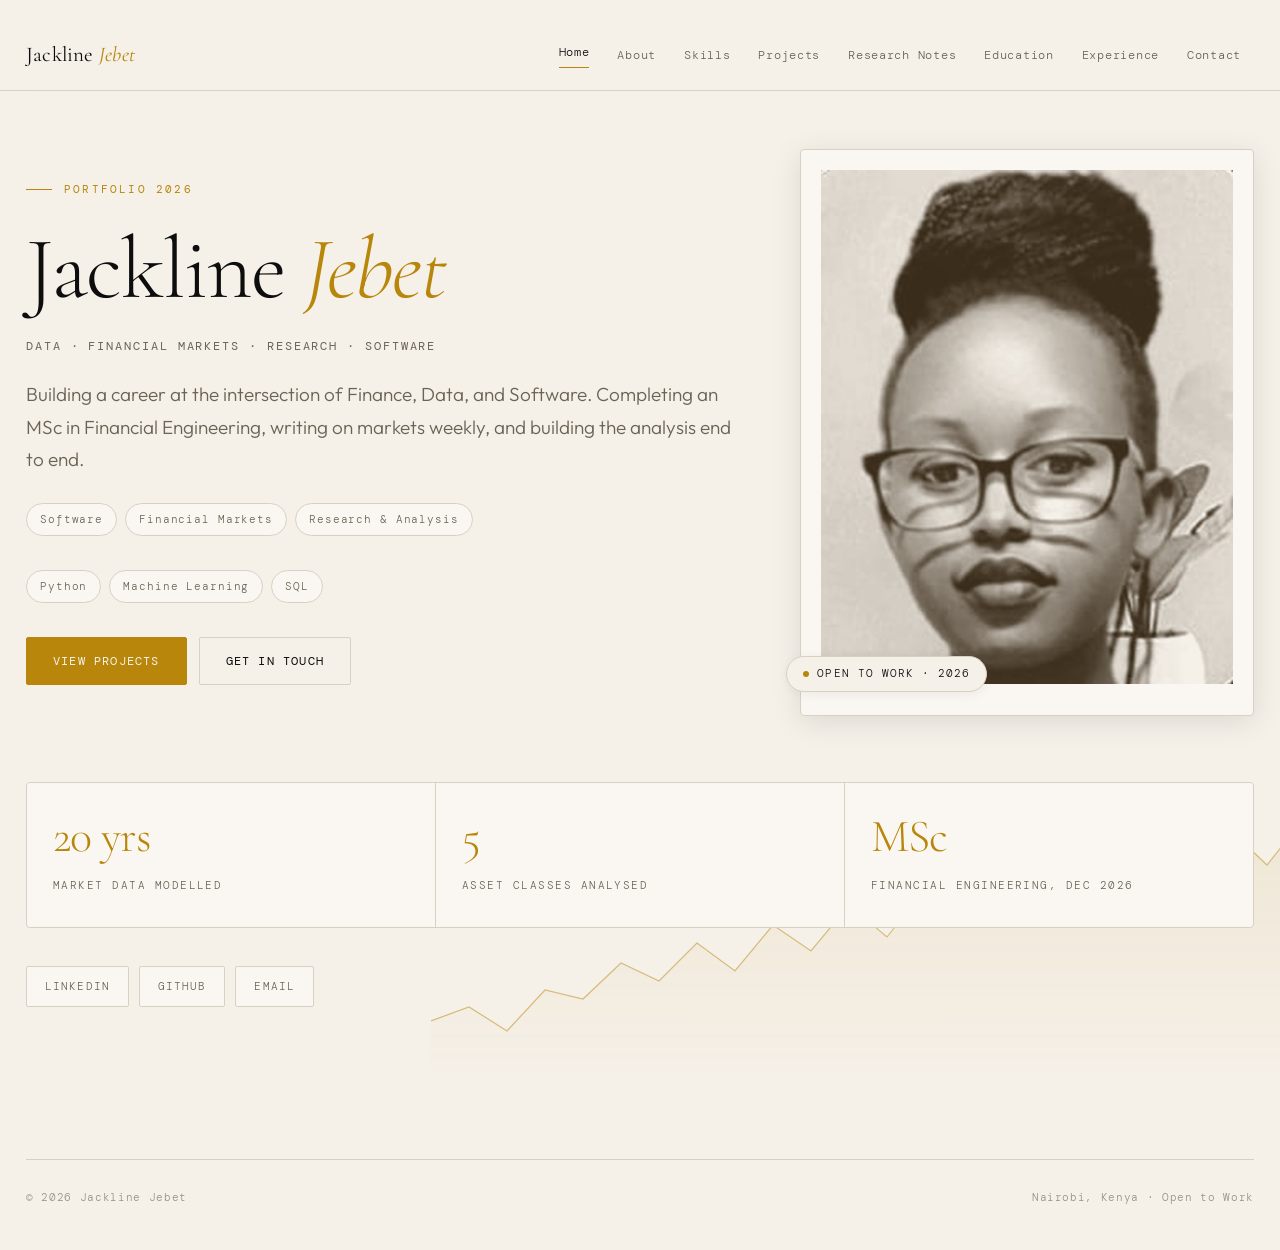
<file: index.html>
<!DOCTYPE html>
<html lang="en">
<head>
<meta charset="utf-8">
<meta name="viewport" content="width=device-width, initial-scale=1.0">
<title>Jackline Jebet</title>
<meta name="description" content="Data analyst specialising in financial markets. Python, SQL, machine learning and big data. Nairobi, Kenya.">
<link rel="preconnect" href="https://fonts.googleapis.com">
<link rel="preconnect" href="https://fonts.gstatic.com" crossorigin>
<link href="https://fonts.googleapis.com/css2?family=Cormorant+Garamond:ital,wght@0,300;0,400;0,600;1,300;1,400&family=DM+Mono:wght@300;400;500&family=Outfit:wght@300;400;500;600&display=swap" rel="stylesheet">
<link rel="stylesheet" href="assets/style.css">
</head>
<body>

<header class="nav">
  <div class="nav-in">
    <a class="brand" href="index.html">Jackline <em>Jebet</em></a>
    <button class="burger" aria-label="Open menu" aria-expanded="false">&#9776;</button>
    <nav>
       <ul class="nav-links">
        <li><a href="index.html" aria-current="page">Home</a></li>
        <li><a href="about.html">About</a></li>
        <li><a href="skills.html">Skills</a></li>
        <li><a href="projects.html">Projects</a></li>
        <li><a href="notes.html">Research Notes</a></li>
        <li><a href="education.html">Education</a></li>
        <li><a href="experience.html">Experience</a></li>
        <li><a href="contact.html">Contact</a></li>
      </ul>
    </nav>
  </div>
</header>

<section class="hero">

  <svg class="hero-chart" viewBox="0 0 900 300" preserveAspectRatio="none" aria-hidden="true">
    <defs>
      <linearGradient id="fadeGrad" x1="0" y1="0" x2="0" y2="1">
        <stop offset="0%" stop-color="#b8860b" stop-opacity=".38"/>
        <stop offset="100%" stop-color="#b8860b" stop-opacity="0"/>
      </linearGradient>
    </defs>
    <path class="fill" d="M0,236 L38,222 L76,246 L114,205 L152,214 L190,178 L228,196 L266,158 L304,186 L342,140 L380,166 L418,120 L456,152 L494,104 L532,138 L570,86 L608,122 L646,74 L684,110 L722,58 L760,96 L798,44 L836,80 L874,32 L900,54 L900,300 L0,300 Z"/>
    <path class="series" d="M0,236 L38,222 L76,246 L114,205 L152,214 L190,178 L228,196 L266,158 L304,186 L342,140 L380,166 L418,120 L456,152 L494,104 L532,138 L570,86 L608,122 L646,74 L684,110 L722,58 L760,96 L798,44 L836,80 L874,32 L900,54"/>
  </svg>

  <div class="wrap">
    <div class="hero-grid">
      <div>
        <p class="eyebrow">Portfolio 2026</p>
        <h1>Jackline <em>Jebet</em></h1>
        <p class="role">Data  &middot;  Financial Markets &middot;  Research &middot; Software</p>
        <p class="lede">Building a career at the intersection of Finance, Data, and Software. Completing an MSc in Financial Engineering, writing on markets weekly, and building the analysis end to end.</p>
        <ul class="tags">
          <li>Software</li><li>Financial Markets</li><li>Research & Analysis</li>
        </ul>
        <ul class="tags">
          <li>Python</li><li>Machine Learning</li><li>SQL</li>
        </ul>
        <div class="btns">
          <a class="btn btn-solid" href="projects.html">View Projects</a>
          <a class="btn btn-ghost" href="contact.html">Get in touch</a>
        </div>
      </div>

      <div class="portrait-card">
        <div class="portrait">
          <div class="placeholder"><img src="assets/portrait.jpg" alt="Jackline Jebet"><br></div>
        </div>
        <div class="badge"><span class="dot"></span> Open to work &middot; 2026</div>
      </div>
    </div>

    <div class="stats">
      <div class="stat"><b>20 yrs</b><span>Market data modelled</span></div>
      <div class="stat"><b>5</b><span>Asset classes analysed</span></div>
      <div class="stat"><b>MSc</b><span>Financial engineering, Dec 2026</span></div>
    </div>

    <div class="socials">
      <a href="https://linkedin.com/in/jackline-jebet" target="_blank" rel="noopener">LinkedIn</a>
      <a href="https://github.com/Jackline-Jebet" target="_blank" rel="noopener">GitHub</a>
      <a href="mailto:jebet.jackline.r@gmail.com">Email</a>
    </div>
  </div>
</section>

<div class="wrap">
  <div class="foot">
    <span>&copy; 2026 Jackline Jebet</span>
    <span>Nairobi, Kenya &middot; Open to Work</span>
  </div>
</div>

<script src="assets/site.js"></script>
</body>
</html>
</file>
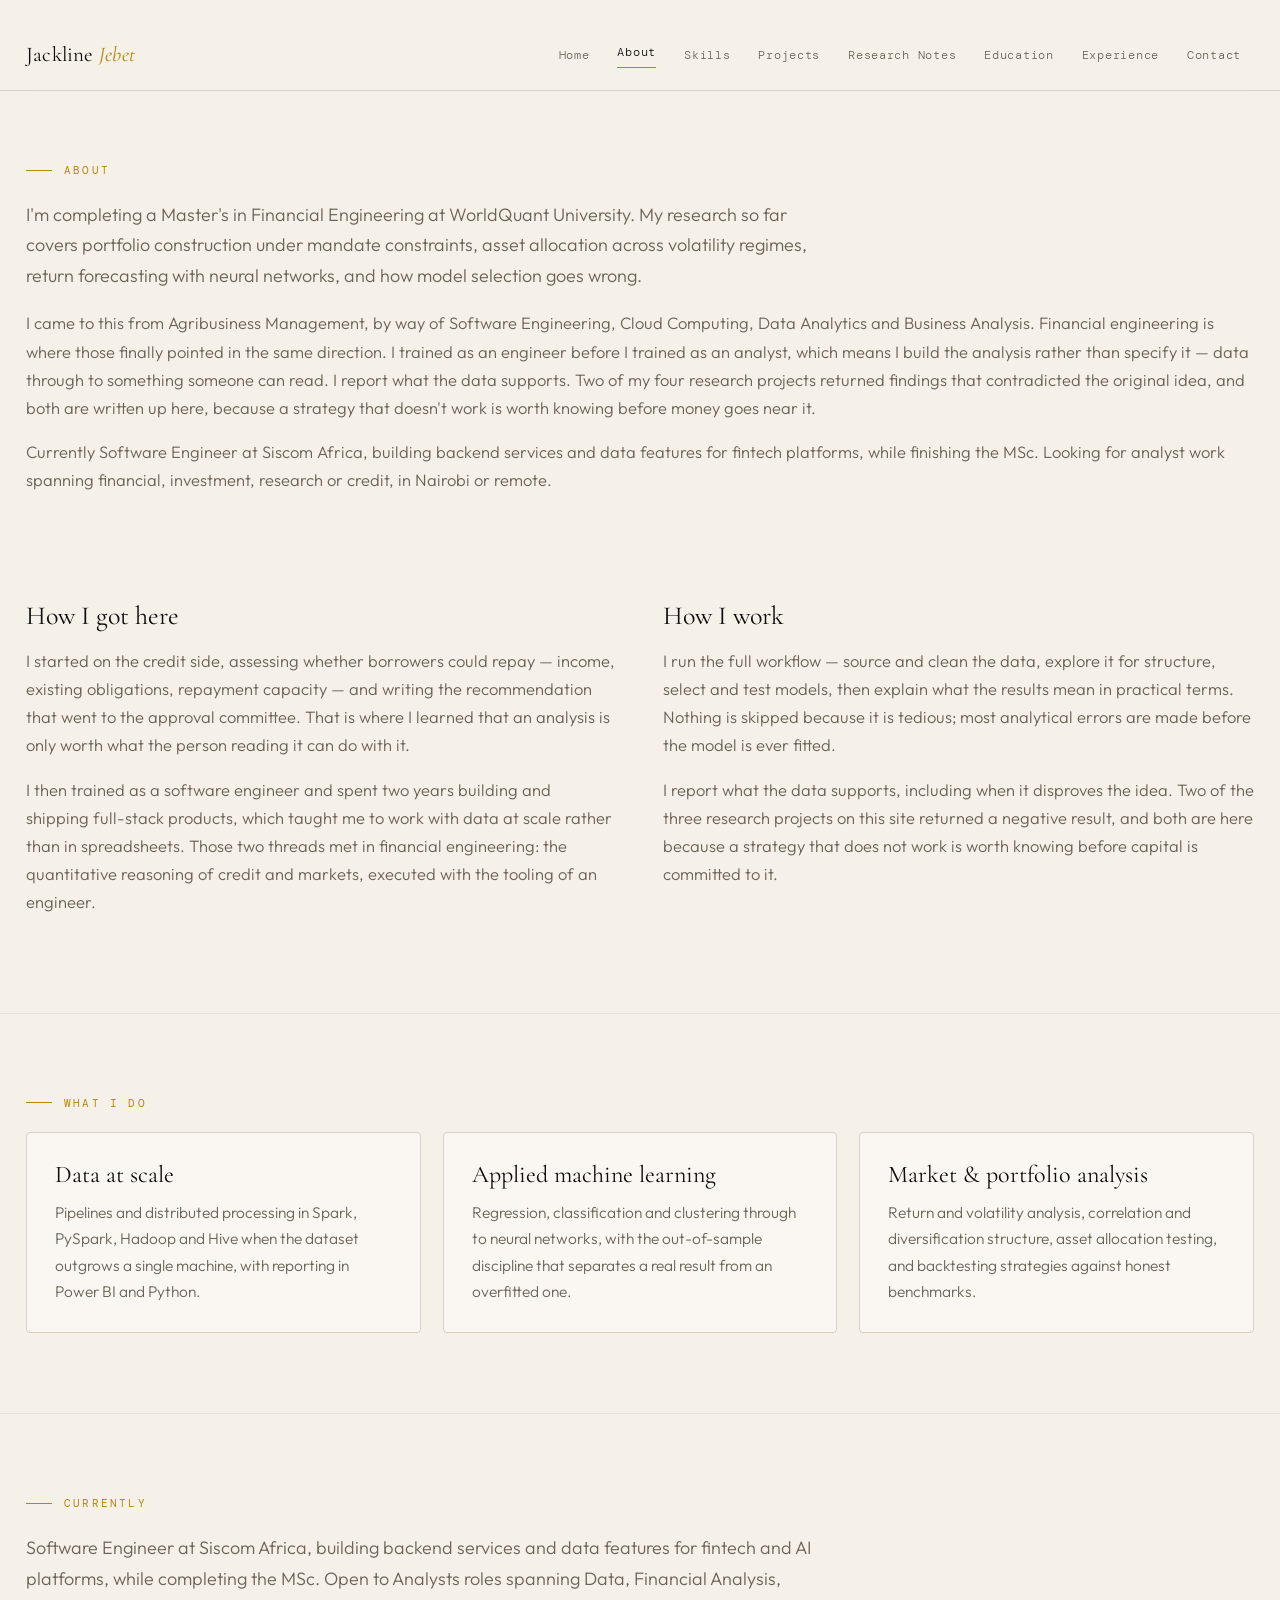
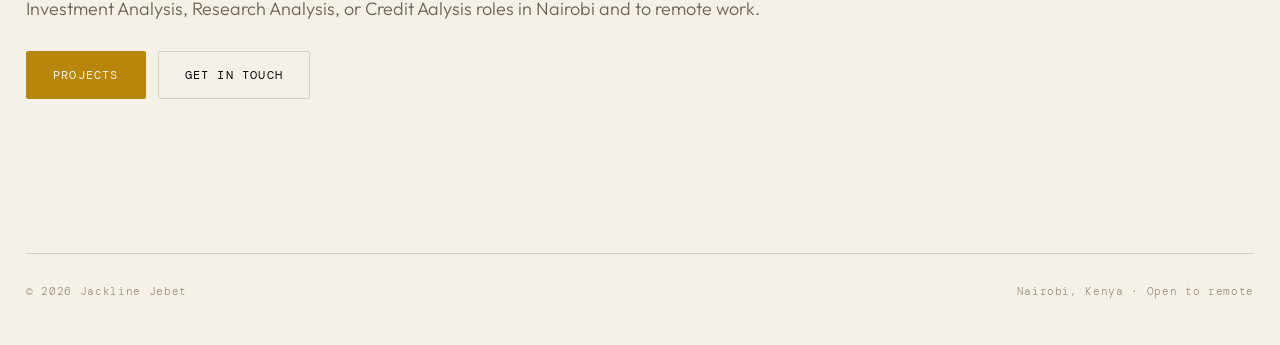
<file: about.html>
<!DOCTYPE html>
<html lang="en">
<head>
<meta charset="utf-8">
<meta name="viewport" content="width=device-width, initial-scale=1.0">
<title>About — Jackline Jebet</title>
<meta name="description" content="Data analyst in financial markets: background, approach and current work.">
<link rel="preconnect" href="https://fonts.googleapis.com">
<link rel="preconnect" href="https://fonts.gstatic.com" crossorigin>
<link href="https://fonts.googleapis.com/css2?family=Cormorant+Garamond:ital,wght@0,300;0,400;0,600;1,300;1,400&family=DM+Mono:wght@300;400;500&family=Outfit:wght@300;400;500;600&display=swap" rel="stylesheet">
<link rel="stylesheet" href="assets/style.css">
</head>
<body>

<header class="nav">
  <div class="nav-in">
    <a class="brand" href="index.html">Jackline <em>Jebet</em></a>
    <button class="burger" aria-label="Open menu" aria-expanded="false">&#9776;</button>
    <nav>
      <ul class="nav-links">
        <li><a href="index.html">Home</a></li>
        <li><a href="about.html" aria-current="page">About</a></li>
        <li><a href="skills.html">Skills</a></li>
        <li><a href="projects.html">Projects</a></li>
        <li><a href="notes.html">Research Notes</a></li>
        <li><a href="education.html">Education</a></li>
        <li><a href="experience.html">Experience</a></li>
        <li><a href="contact.html">Contact</a></li>
      </ul>
    </nav>
  </div>
</header>

<section class="wrap page-head">
  <p class="eyebrow">About</p>
  <!-- <h1>Finance is the destination. Data & Research is how I get there.</h1> -->
  <p class="lede">
I'm completing a Master's in Financial Engineering at WorldQuant University. My research so far covers portfolio construction under mandate constraints, asset allocation across volatility regimes, return forecasting with neural networks, and how model selection goes wrong. 
<p style="color:var(--muted)">
I came to this from Agribusiness Management, by way of Software Engineering, Cloud Computing, Data Analytics and Business Analysis. Financial engineering is where those finally pointed in the same direction. 
I trained as an engineer before I trained as an analyst, which means I build the analysis rather than specify it — data through to something someone can read. I report what the data supports. 
Two of my four research projects returned findings that contradicted the original idea, and both are written up here, because a strategy that doesn't work is worth knowing before money goes near it.</p> 
<p style="color:var(--muted)">
Currently Software Engineer at Siscom Africa, building backend services and data features for fintech platforms, while finishing the MSc. Looking for analyst work spanning financial, investment, research or credit, in Nairobi or remote.</p>
</section>

<section class="wrap section">
  <div class="cols-2">
    <div>
      <h2 style="font-size:26px;margin-bottom:16px;">How I got here</h2>
      <p style="color:var(--muted)">I started on the credit side, assessing whether borrowers could repay &mdash; income,
      existing obligations, repayment capacity &mdash; and writing the recommendation that went to the approval committee.
      That is where I learned that an analysis is only worth what the person reading it can do with it.</p>
      <p style="color:var(--muted)">I then trained as a software engineer and spent two years building and shipping
      full-stack products, which taught me to work with data at scale rather than in spreadsheets. Those two threads
      met in financial engineering: the quantitative reasoning of credit and markets, executed with the tooling of
      an engineer.</p>
    </div>
    <div>
      <h2 style="font-size:26px;margin-bottom:16px;">How I work</h2>
      <p style="color:var(--muted)">I run the full workflow &mdash; source and clean the data, explore it for structure,
      select and test models, then explain what the results mean in practical terms. Nothing is skipped because it is
      tedious; most analytical errors are made before the model is ever fitted.</p>
      <p style="color:var(--muted)">I report what the data supports, including when it disproves the idea. Two of the
      three research projects on this site returned a negative result, and both are here because a strategy that does
      not work is worth knowing before capital is committed to it.</p>
    </div>
  </div>
</section>

<section class="wrap section">
  <p class="eyebrow">What I do</p>
  <div class="cols-3">
    <div class="card">
      <h3>Data at scale</h3>
      <p>Pipelines and distributed processing in Spark, PySpark, Hadoop and Hive when the dataset outgrows
      a single machine, with reporting in Power BI and Python.</p>
    </div>
    <div class="card">
      <h3>Applied machine learning</h3>
      <p>Regression, classification and clustering through to neural networks, with the out-of-sample discipline
      that separates a real result from an overfitted one.</p>
    </div>
    <div class="card">
      <h3>Market &amp; portfolio analysis</h3>
      <p>Return and volatility analysis, correlation and diversification structure, asset allocation testing,
      and backtesting strategies against honest benchmarks.</p>
    </div>
  </div>
</section>

<section class="wrap section">
  <p class="eyebrow">Currently</p>
  <p class="lede">Software Engineer at Siscom Africa, building backend services and data features for fintech
  and AI platforms, while completing the MSc. Open to Analysts roles spanning Data, Financial Analysis, Investment Analysis, Research Analysis, or Credit Aalysis roles in Nairobi and to remote work.</p>
  <div class="btns" style="margin-top:26px">
    <a class="btn btn-solid" href="projects.html">Projects</a>
    <a class="btn btn-ghost" href="contact.html">Get in touch</a>
  </div>
</section>

<div class="wrap">
  <div class="foot">
    <span>&copy; 2026 Jackline Jebet</span>
    <span>Nairobi, Kenya &middot; Open to remote</span>
  </div>
</div>

<script src="assets/site.js"></script>
</body>
</html>
</file>
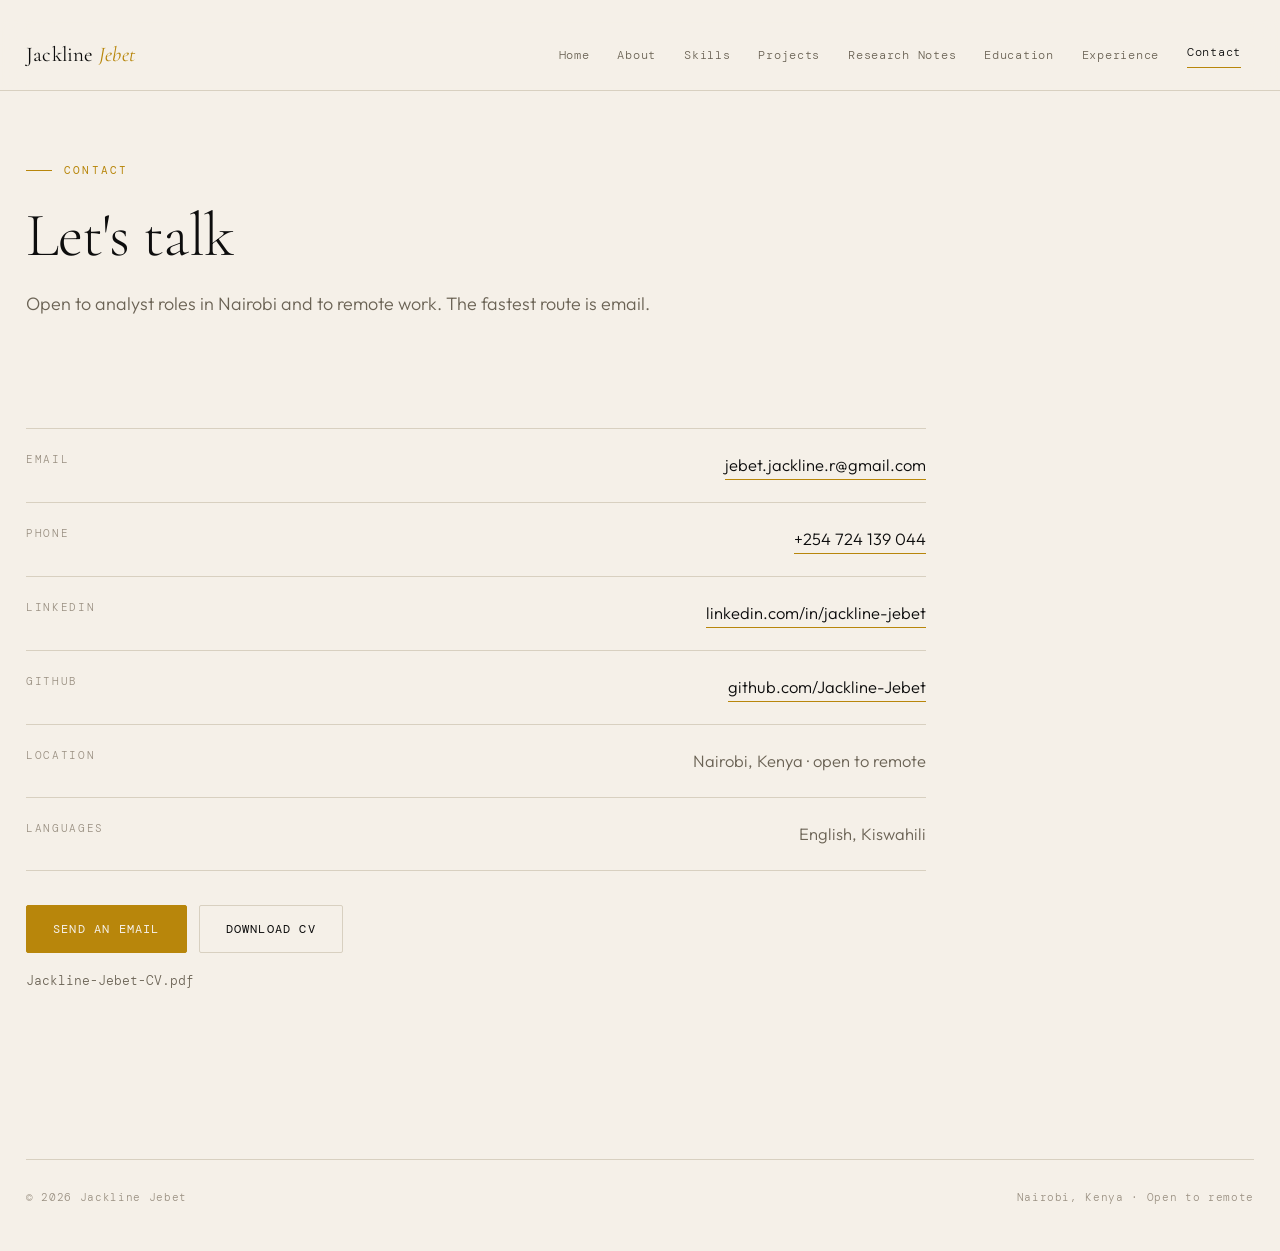
<file: contact.html>
<!DOCTYPE html>
<html lang="en">
<head>
<meta charset="utf-8">
<meta name="viewport" content="width=device-width, initial-scale=1.0">
<title>Contact — Jackline Jebet</title>
<meta name="description" content="Get in touch with Jackline Jebet — data analyst, Nairobi, Kenya.">
<link rel="preconnect" href="https://fonts.googleapis.com">
<link rel="preconnect" href="https://fonts.gstatic.com" crossorigin>
<link href="https://fonts.googleapis.com/css2?family=Cormorant+Garamond:ital,wght@0,300;0,400;0,600;1,300;1,400&family=DM+Mono:wght@300;400;500&family=Outfit:wght@300;400;500;600&display=swap" rel="stylesheet">
<link rel="stylesheet" href="assets/style.css">
</head>
<body>

<header class="nav">
  <div class="nav-in">
    <a class="brand" href="index.html">Jackline <em>Jebet</em></a>
    <button class="burger" aria-label="Open menu" aria-expanded="false">&#9776;</button>
    <nav>
      <ul class="nav-links">
        <li><a href="index.html">Home</a></li>
        <li><a href="about.html">About</a></li>
        <li><a href="skills.html">Skills</a></li>
        <li><a href="projects.html">Projects</a></li>
        <li><a href="notes.html">Research Notes</a></li>
        <li><a href="education.html">Education</a></li>
        <li><a href="experience.html">Experience</a></li>
        <li><a href="contact.html" aria-current="page">Contact</a></li>
      </ul>
    </nav>
  </div>
</header>

<section class="wrap page-head">
  <p class="eyebrow">Contact</p>
  <h1>Let's talk</h1>
  <p class="lede">Open to analyst roles in Nairobi and to remote work. The fastest route is email.</p>
</section>

<section class="wrap section">
  <ul class="contact-list">
    <li><span class="label">Email</span><a href="mailto:jebet.jackline.r@gmail.com">jebet.jackline.r@gmail.com</a></li>
    <li><span class="label">Phone</span><a href="tel:+254724139044">+254 724 139 044</a></li>
    <li><span class="label">LinkedIn</span><a href="https://linkedin.com/in/jackline-jebet" target="_blank" rel="noopener">linkedin.com/in/jackline-jebet</a></li>
    <li><span class="label">GitHub</span><a href="https://github.com/Jackline-Jebet" target="_blank" rel="noopener">github.com/Jackline-Jebet</a></li>
    <li><span class="label">Location</span><span>Nairobi, Kenya &middot; open to remote</span></li>
    <li><span class="label">Languages</span><span>English, Kiswahili</span></li>
  </ul>

  <div class="btns" style="margin-top:34px">
    <a class="btn btn-solid" href="mailto:jebet.jackline.r@gmail.com">Send an email</a>
    <a class="btn btn-ghost" href="assets/Jackline-Jebet-CV.pdf" download>Download CV</a>
  </div>
  <p style="color:var(--muted);font-size:13px;margin-top:16px">
    <code style="font-family:var(--font-mono)">Jackline-Jebet-CV.pdf</code>
  </p>
</section>

<div class="wrap">
  <div class="foot">
    <span>&copy; 2026 Jackline Jebet</span>
    <span>Nairobi, Kenya &middot; Open to remote</span>
  </div>
</div>

<script src="assets/site.js"></script>
</body>
</html>
</file>
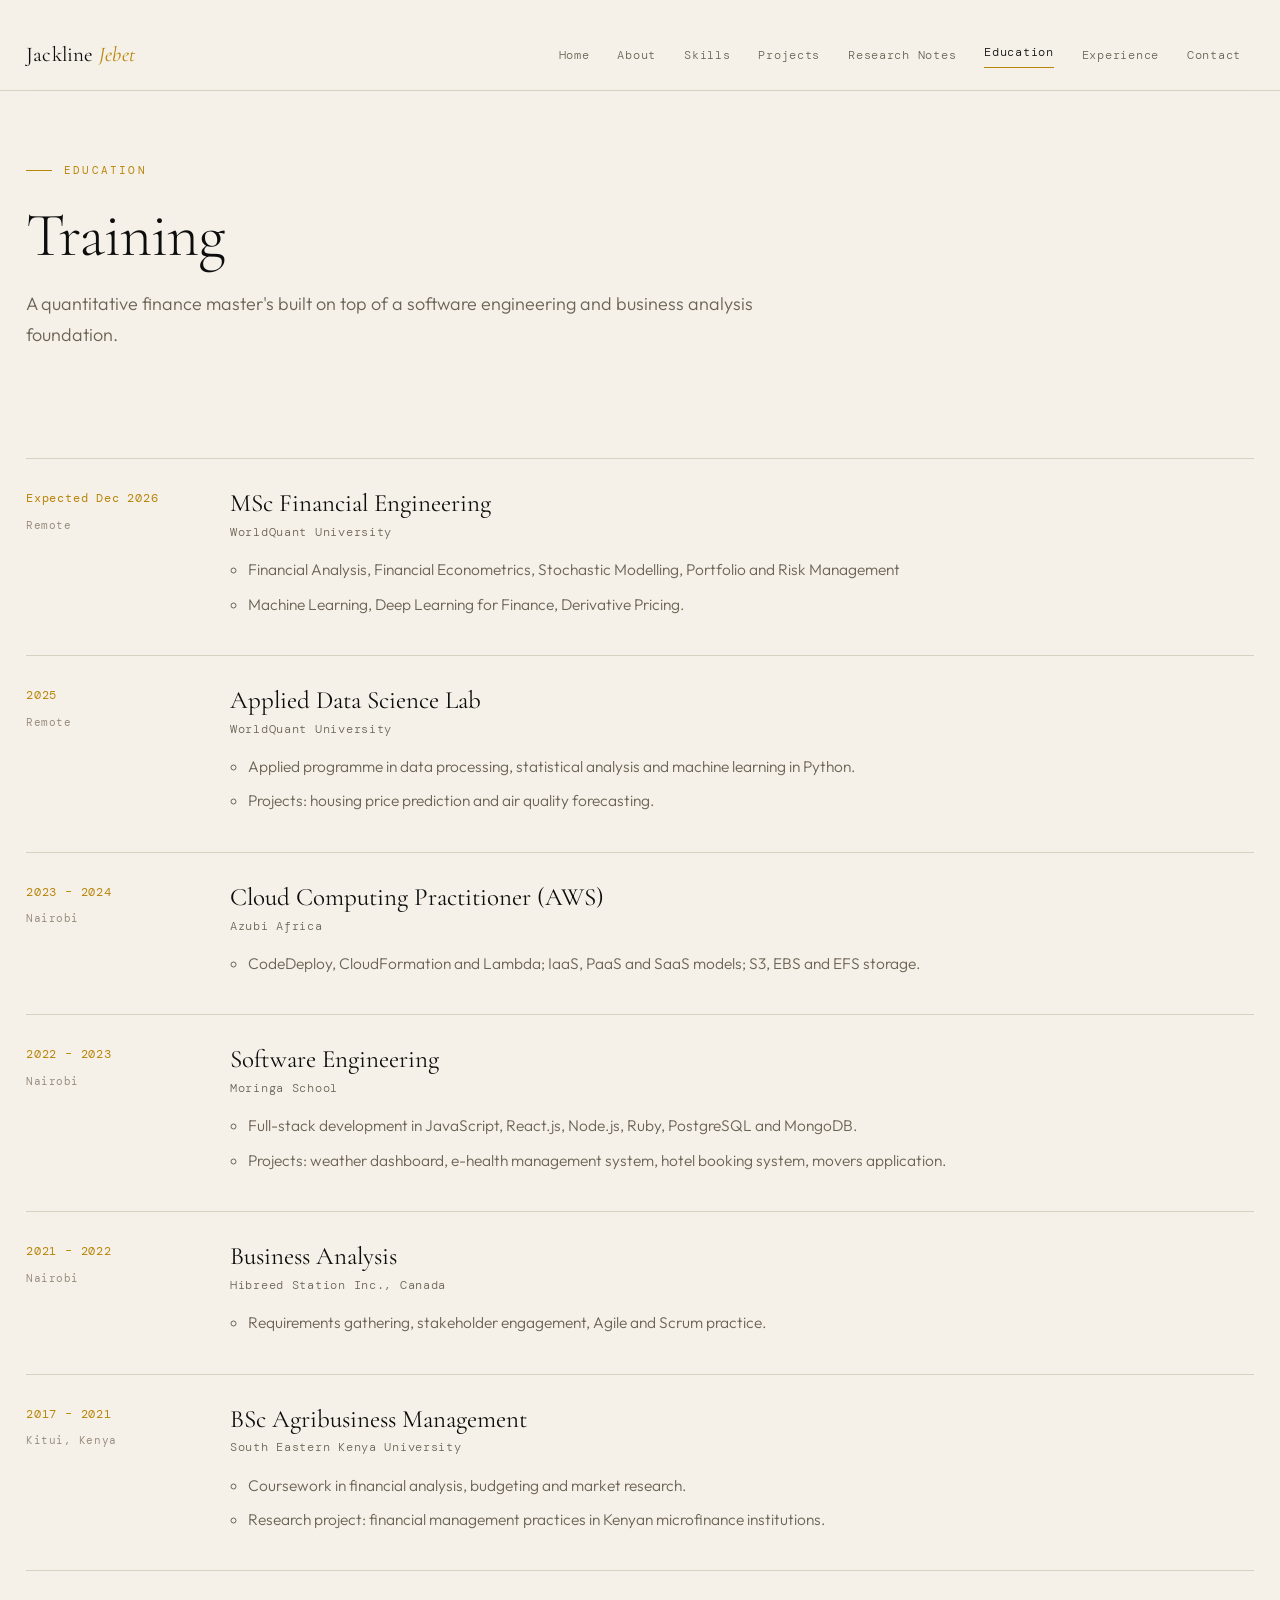
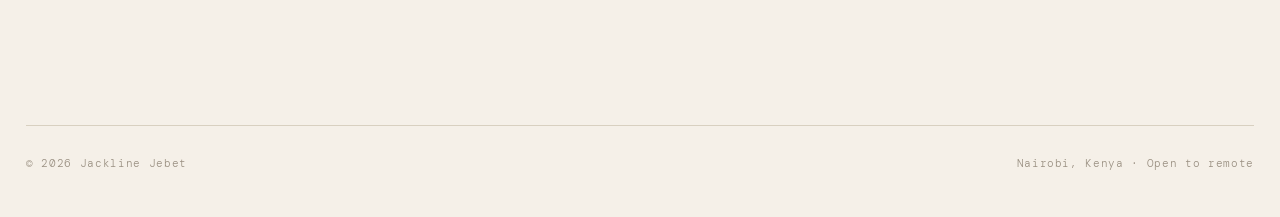
<file: education.html>
<!DOCTYPE html>
<html lang="en">
<head>
<meta charset="utf-8">
<meta name="viewport" content="width=device-width, initial-scale=1.0">
<title>Education — Jackline Jebet</title>
<meta name="description" content="MSc Financial Engineering, Applied Data Science Lab, software engineering and business analysis training.">
<link rel="preconnect" href="https://fonts.googleapis.com">
<link rel="preconnect" href="https://fonts.gstatic.com" crossorigin>
<link href="https://fonts.googleapis.com/css2?family=Cormorant+Garamond:ital,wght@0,300;0,400;0,600;1,300;1,400&family=DM+Mono:wght@300;400;500&family=Outfit:wght@300;400;500;600&display=swap" rel="stylesheet">
<link rel="stylesheet" href="assets/style.css">
</head>
<body>

<header class="nav">
  <div class="nav-in">
    <a class="brand" href="index.html">Jackline <em>Jebet</em></a>
    <button class="burger" aria-label="Open menu" aria-expanded="false">&#9776;</button>
    <nav>
      <ul class="nav-links">
        <li><a href="index.html">Home</a></li>
        <li><a href="about.html">About</a></li>
        <li><a href="skills.html">Skills</a></li>
        <li><a href="projects.html">Projects</a></li>
        <li><a href="notes.html">Research Notes</a></li>
        <li><a href="education.html" aria-current="page">Education</a></li>
        <li><a href="experience.html">Experience</a></li>
        <li><a href="contact.html">Contact</a></li>
      </ul>
    </nav>
  </div>
</header>

<section class="wrap page-head">
  <p class="eyebrow">Education</p>
  <h1>Training</h1>
  <p class="lede">A quantitative finance master's built on top of a software engineering and business analysis foundation.</p>
</section>

<section class="wrap section">
  <ul class="tl">

  <li>
    <div class="when">Expected Dec 2026<span class="where">Remote</span></div>
    <div>
      <h3>MSc Financial Engineering</h3>
      <p class="org">WorldQuant University</p>
      <ul><li>Financial Analysis, Financial Econometrics, Stochastic Modelling, Portfolio and Risk Management <li> Machine Learning, Deep Learning for Finance, Derivative Pricing.</li> </li></ul>
    </div>
  </li>
  <li>
    <div class="when">2025<span class="where">Remote</span></div>
    <div>
      <h3>Applied Data Science Lab</h3>
      <p class="org">WorldQuant University</p>
      <ul><li>Applied programme in data processing, statistical analysis and machine learning in Python.</li><li>Projects: housing price prediction and air quality forecasting.</li></ul>
    </div>
  </li>
  <li>
    <div class="when">2023 &ndash; 2024<span class="where">Nairobi</span></div>
    <div>
      <h3>Cloud Computing Practitioner (AWS)</h3>
      <p class="org">Azubi Africa</p>
      <ul><li>CodeDeploy, CloudFormation and Lambda; IaaS, PaaS and SaaS models; S3, EBS and EFS storage.</li></ul>
    </div>
  </li>
  <li>
    <div class="when">2022 &ndash; 2023<span class="where">Nairobi</span></div>
    <div>
      <h3>Software Engineering</h3>
      <p class="org">Moringa School</p>
      <ul><li>Full-stack development in JavaScript, React.js, Node.js, Ruby, PostgreSQL and MongoDB.</li><li>Projects: weather dashboard, e-health management system, hotel booking system, movers application.</li></ul>
    </div>
  </li>
  <li>
    <div class="when">2021 &ndash; 2022<span class="where">Nairobi</span></div>
    <div>
      <h3>Business Analysis</h3>
      <p class="org">Hibreed Station Inc., Canada</p>
      <ul><li>Requirements gathering, stakeholder engagement, Agile and Scrum practice.</li></ul>
    </div>
  </li>
  <li>
    <div class="when">2017 &ndash; 2021<span class="where">Kitui, Kenya</span></div>
    <div>
      <h3>BSc Agribusiness Management</h3>
      <p class="org">South Eastern Kenya University</p>
      <ul><li>Coursework in financial analysis, budgeting and market research.</li><li>Research project: financial management practices in Kenyan microfinance institutions.</li></ul>
    </div>
  </li>
  </ul>
</section>

<div class="wrap">
  <div class="foot">
    <span>&copy; 2026 Jackline Jebet</span>
    <span>Nairobi, Kenya &middot; Open to remote</span>
  </div>
</div>

<script src="assets/site.js"></script>
</body>
</html>
</file>
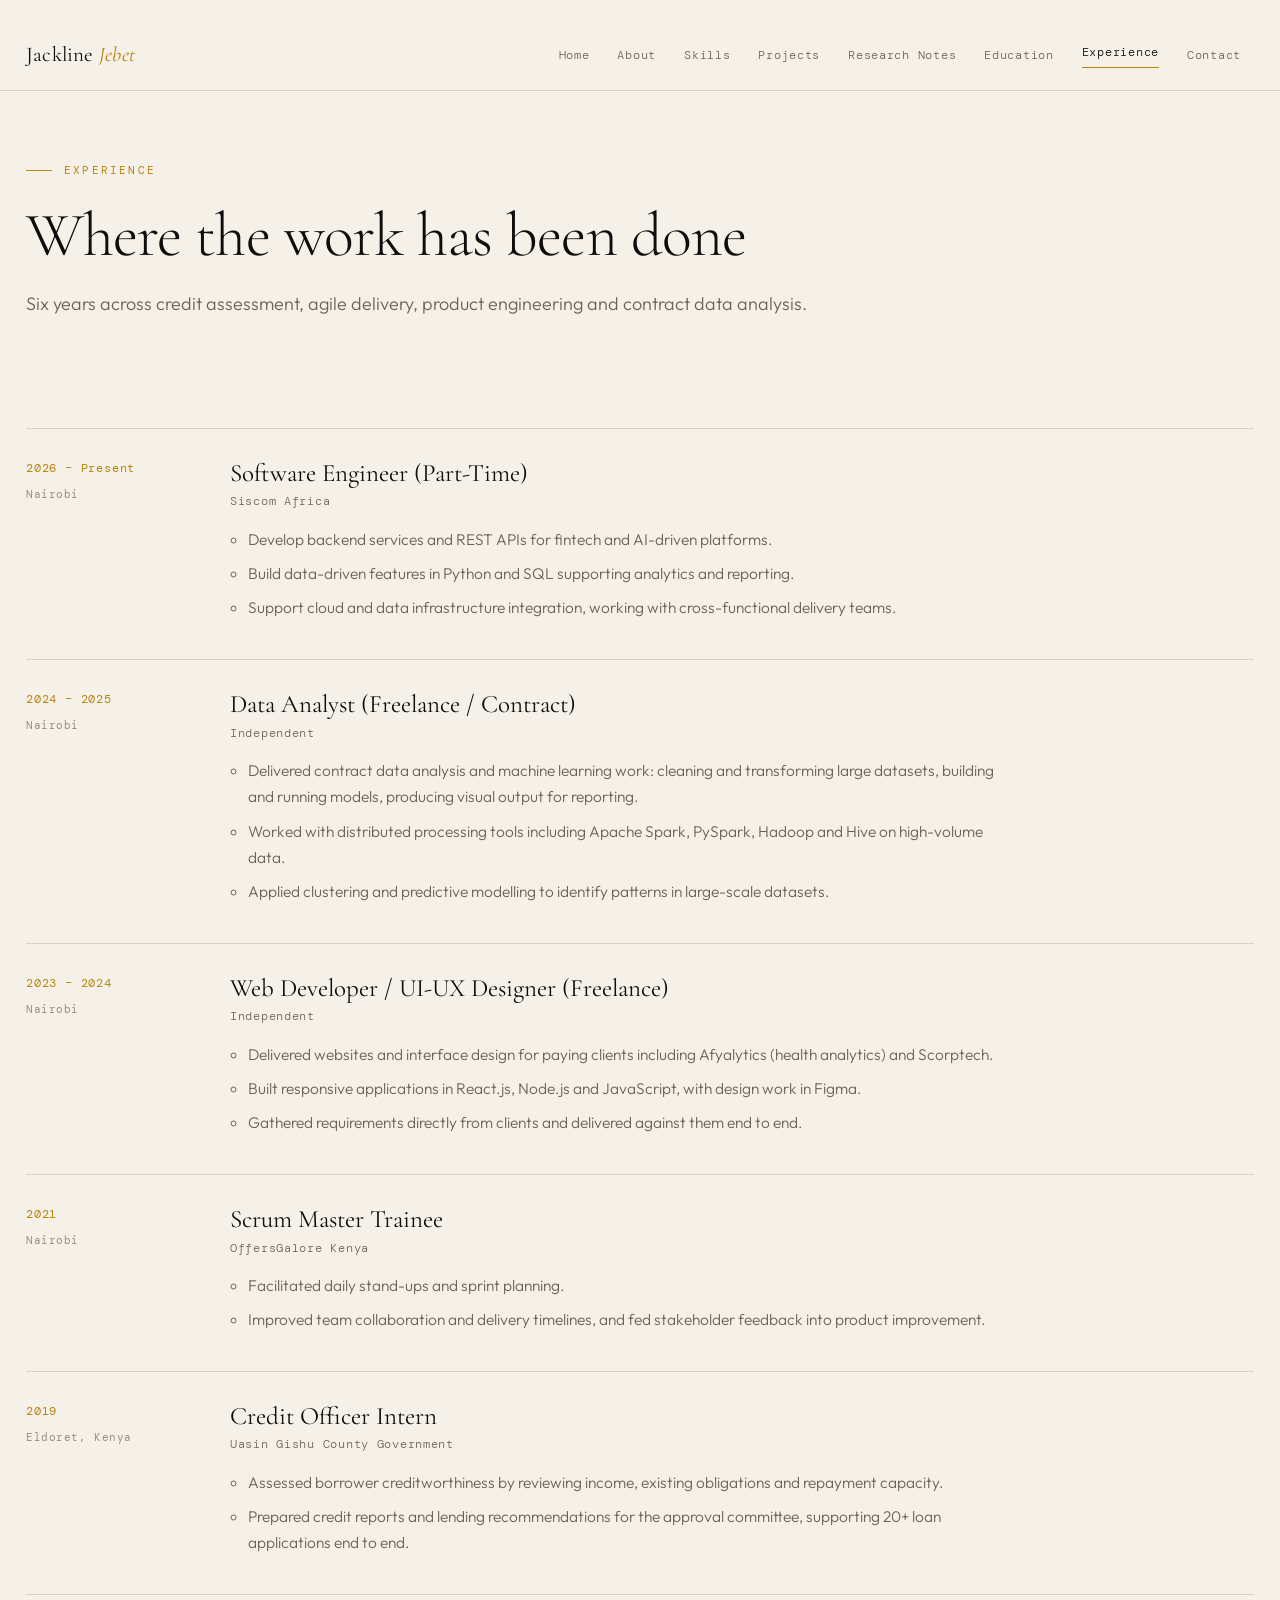
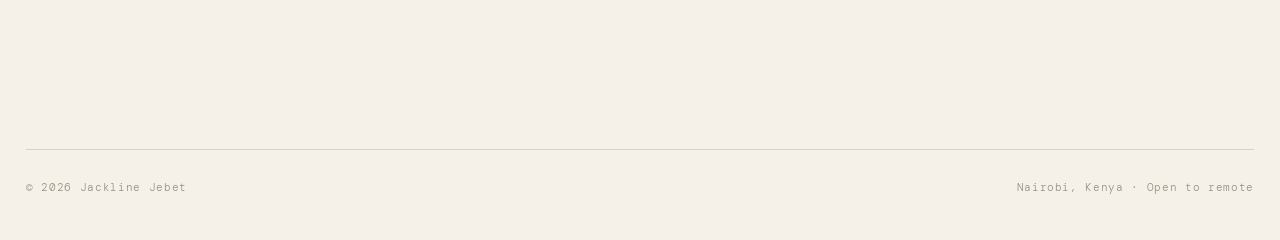
<file: experience.html>
<!DOCTYPE html>
<html lang="en">
<head>
<meta charset="utf-8">
<meta name="viewport" content="width=device-width, initial-scale=1.0">
<title>Experience — Jackline Jebet</title>
<meta name="description" content="Software engineering, contract data analysis, web development and credit assessment experience.">
<link rel="preconnect" href="https://fonts.googleapis.com">
<link rel="preconnect" href="https://fonts.gstatic.com" crossorigin>
<link href="https://fonts.googleapis.com/css2?family=Cormorant+Garamond:ital,wght@0,300;0,400;0,600;1,300;1,400&family=DM+Mono:wght@300;400;500&family=Outfit:wght@300;400;500;600&display=swap" rel="stylesheet">
<link rel="stylesheet" href="assets/style.css">
</head>
<body>

<header class="nav">
  <div class="nav-in">
    <a class="brand" href="index.html">Jackline <em>Jebet</em></a>
    <button class="burger" aria-label="Open menu" aria-expanded="false">&#9776;</button>
    <nav>
      <ul class="nav-links">
        <li><a href="index.html">Home</a></li>
        <li><a href="about.html">About</a></li>
        <li><a href="skills.html">Skills</a></li>
        <li><a href="projects.html">Projects</a></li>
        <li><a href="notes.html">Research Notes</a></li>
        <li><a href="education.html">Education</a></li>
        <li><a href="experience.html" aria-current="page">Experience</a></li>
        <li><a href="contact.html">Contact</a></li>
      </ul>
    </nav>
  </div>
</header>

<section class="wrap page-head">
  <p class="eyebrow">Experience</p>
  <h1>Where the work has been done</h1>
  <p class="lede">Six years across credit assessment, agile delivery, product engineering and contract data analysis.</p>
</section>

<section class="wrap section">
  <ul class="tl">

  <li>
    <div class="when">2026 &ndash; Present<span class="where">Nairobi</span></div>
    <div>
      <h3>Software Engineer (Part-Time)</h3>
      <p class="org">Siscom Africa</p>
      <ul><li>Develop backend services and REST APIs for fintech and AI-driven platforms.</li><li>Build data-driven features in Python and SQL supporting analytics and reporting.</li><li>Support cloud and data infrastructure integration, working with cross-functional delivery teams.</li></ul>
    </div>
  </li>
  <li>
    <div class="when">2024 &ndash; 2025<span class="where">Nairobi</span></div>
    <div>
      <h3>Data Analyst (Freelance / Contract)</h3>
      <p class="org">Independent</p>
      <ul><li>Delivered contract data analysis and machine learning work: cleaning and transforming large datasets, building and running models, producing visual output for reporting.</li><li>Worked with distributed processing tools including Apache Spark, PySpark, Hadoop and Hive on high-volume data.</li><li>Applied clustering and predictive modelling to identify patterns in large-scale datasets.</li></ul>
    </div>
  </li>
  <li>
    <div class="when">2023 &ndash; 2024<span class="where">Nairobi</span></div>
    <div>
      <h3>Web Developer / UI-UX Designer (Freelance)</h3>
      <p class="org">Independent</p>
      <ul><li>Delivered websites and interface design for paying clients including Afyalytics (health analytics) and Scorptech.</li><li>Built responsive applications in React.js, Node.js and JavaScript, with design work in Figma.</li><li>Gathered requirements directly from clients and delivered against them end to end.</li></ul>
    </div>
  </li>
  <li>
    <div class="when">2021<span class="where">Nairobi</span></div>
    <div>
      <h3>Scrum Master Trainee</h3>
      <p class="org">OffersGalore Kenya</p>
      <ul><li>Facilitated daily stand-ups and sprint planning.</li><li>Improved team collaboration and delivery timelines, and fed stakeholder feedback into product improvement.</li></ul>
    </div>
  </li>
  <li>
    <div class="when">2019<span class="where">Eldoret, Kenya</span></div>
    <div>
      <h3>Credit Officer Intern</h3>
      <p class="org">Uasin Gishu County Government</p>
      <ul><li>Assessed borrower creditworthiness by reviewing income, existing obligations and repayment capacity.</li><li>Prepared credit reports and lending recommendations for the approval committee, supporting 20+ loan applications end to end.</li></ul>
    </div>
  </li>
  </ul>
</section>

<div class="wrap">
  <div class="foot">
    <span>&copy; 2026 Jackline Jebet</span>
    <span>Nairobi, Kenya &middot; Open to remote</span>
  </div>
</div>

<script src="assets/site.js"></script>
</body>
</html>
</file>
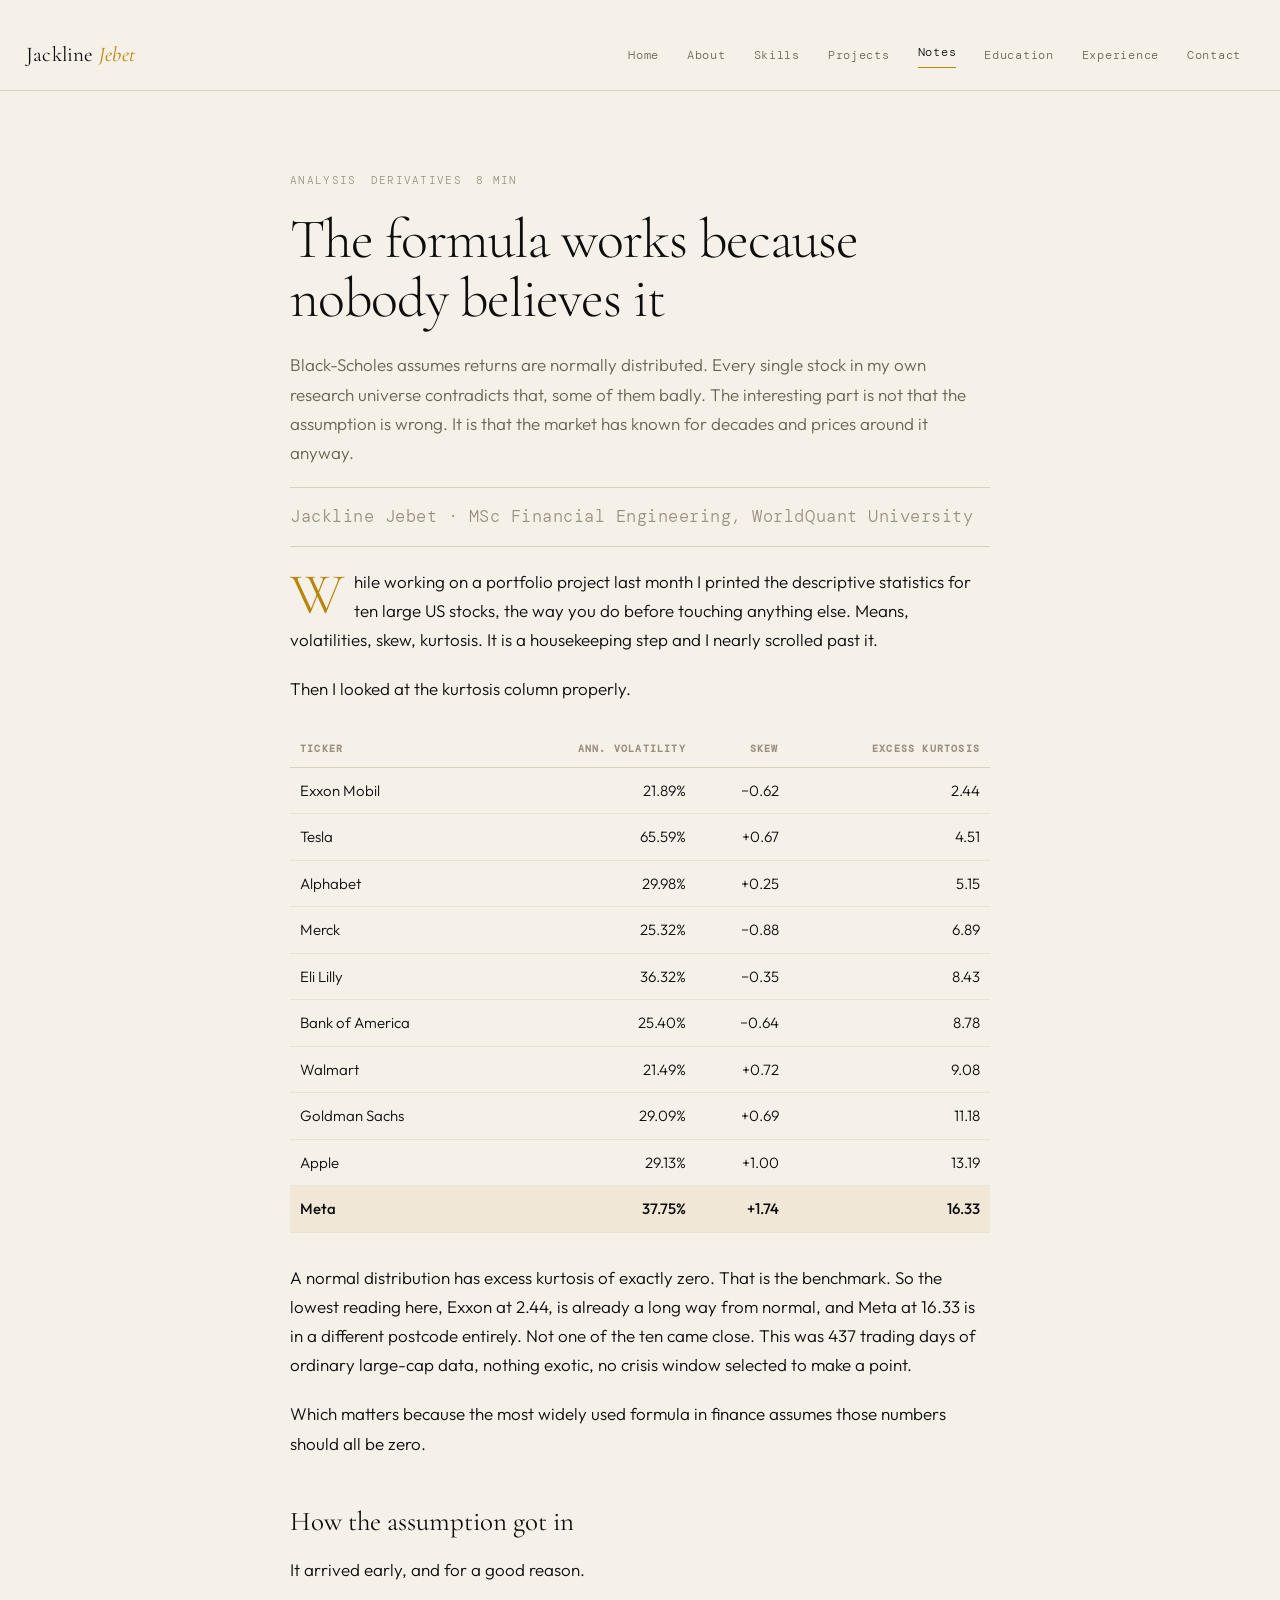
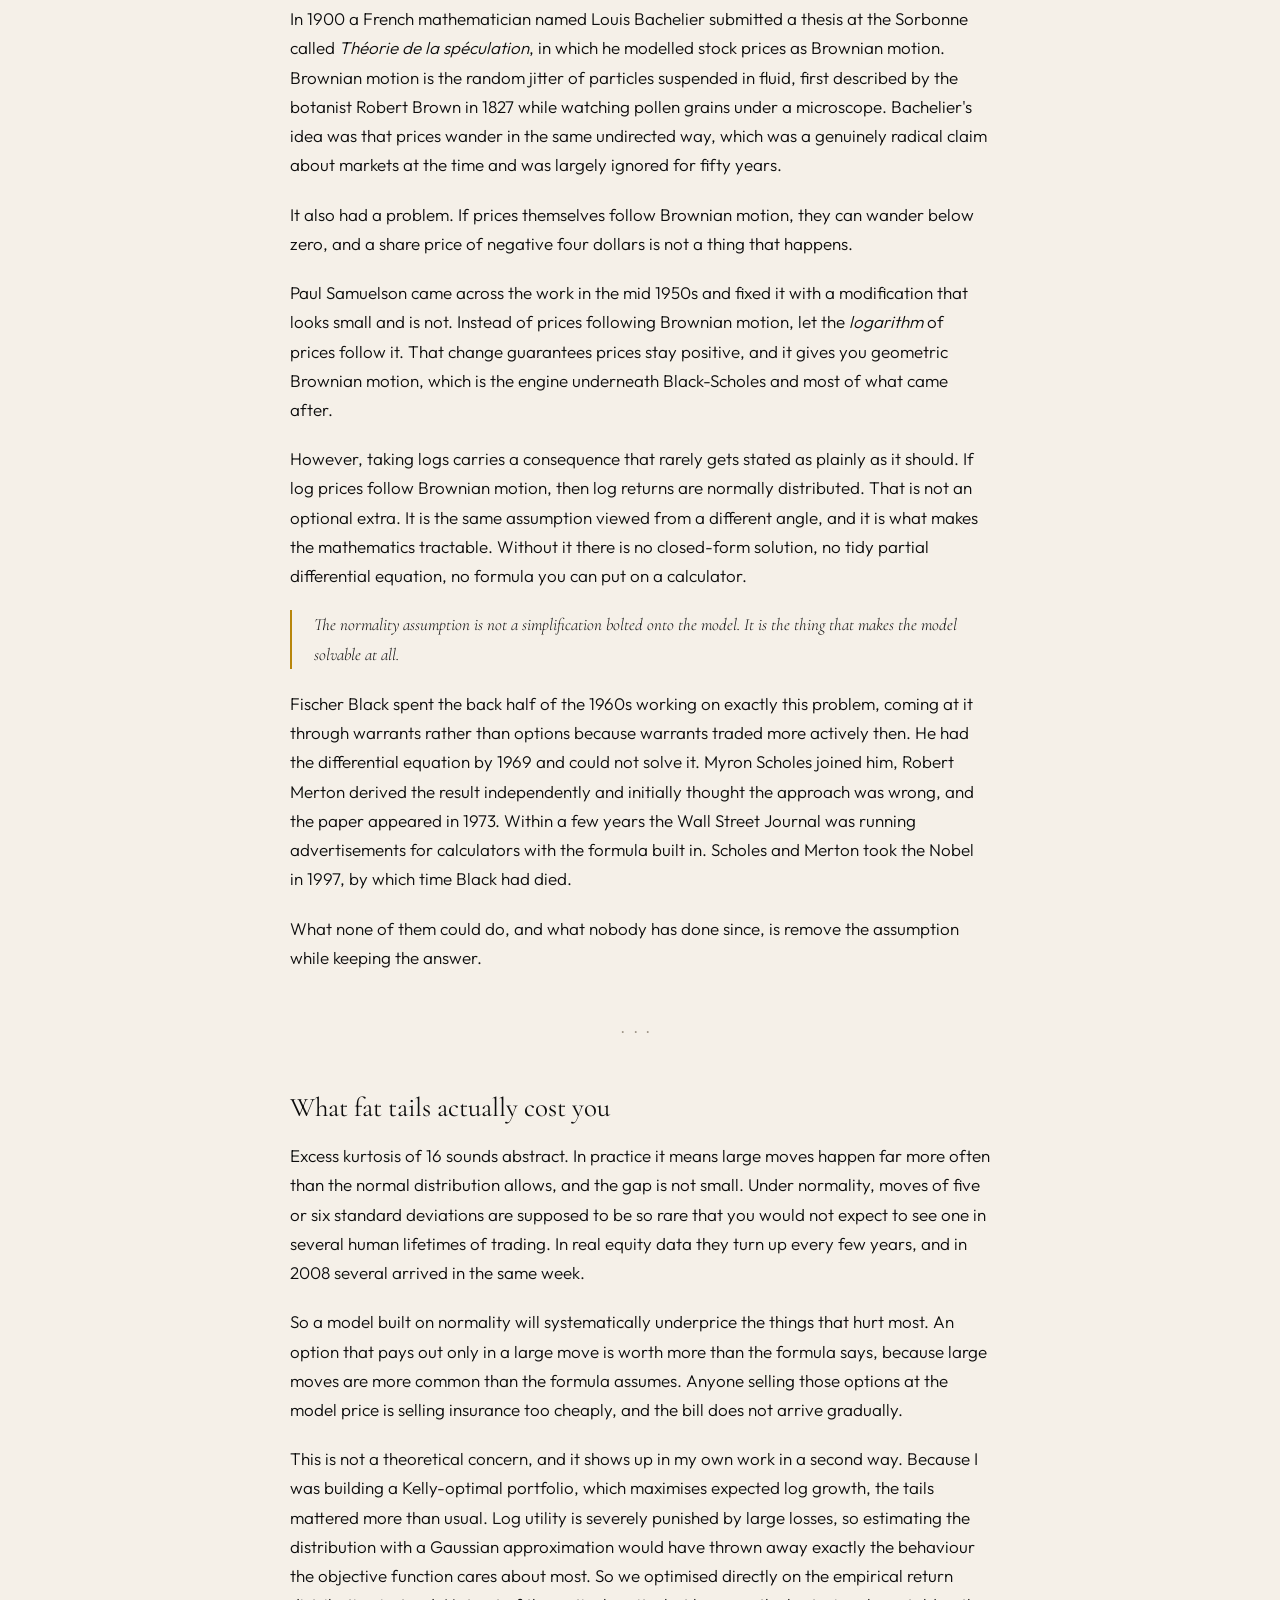
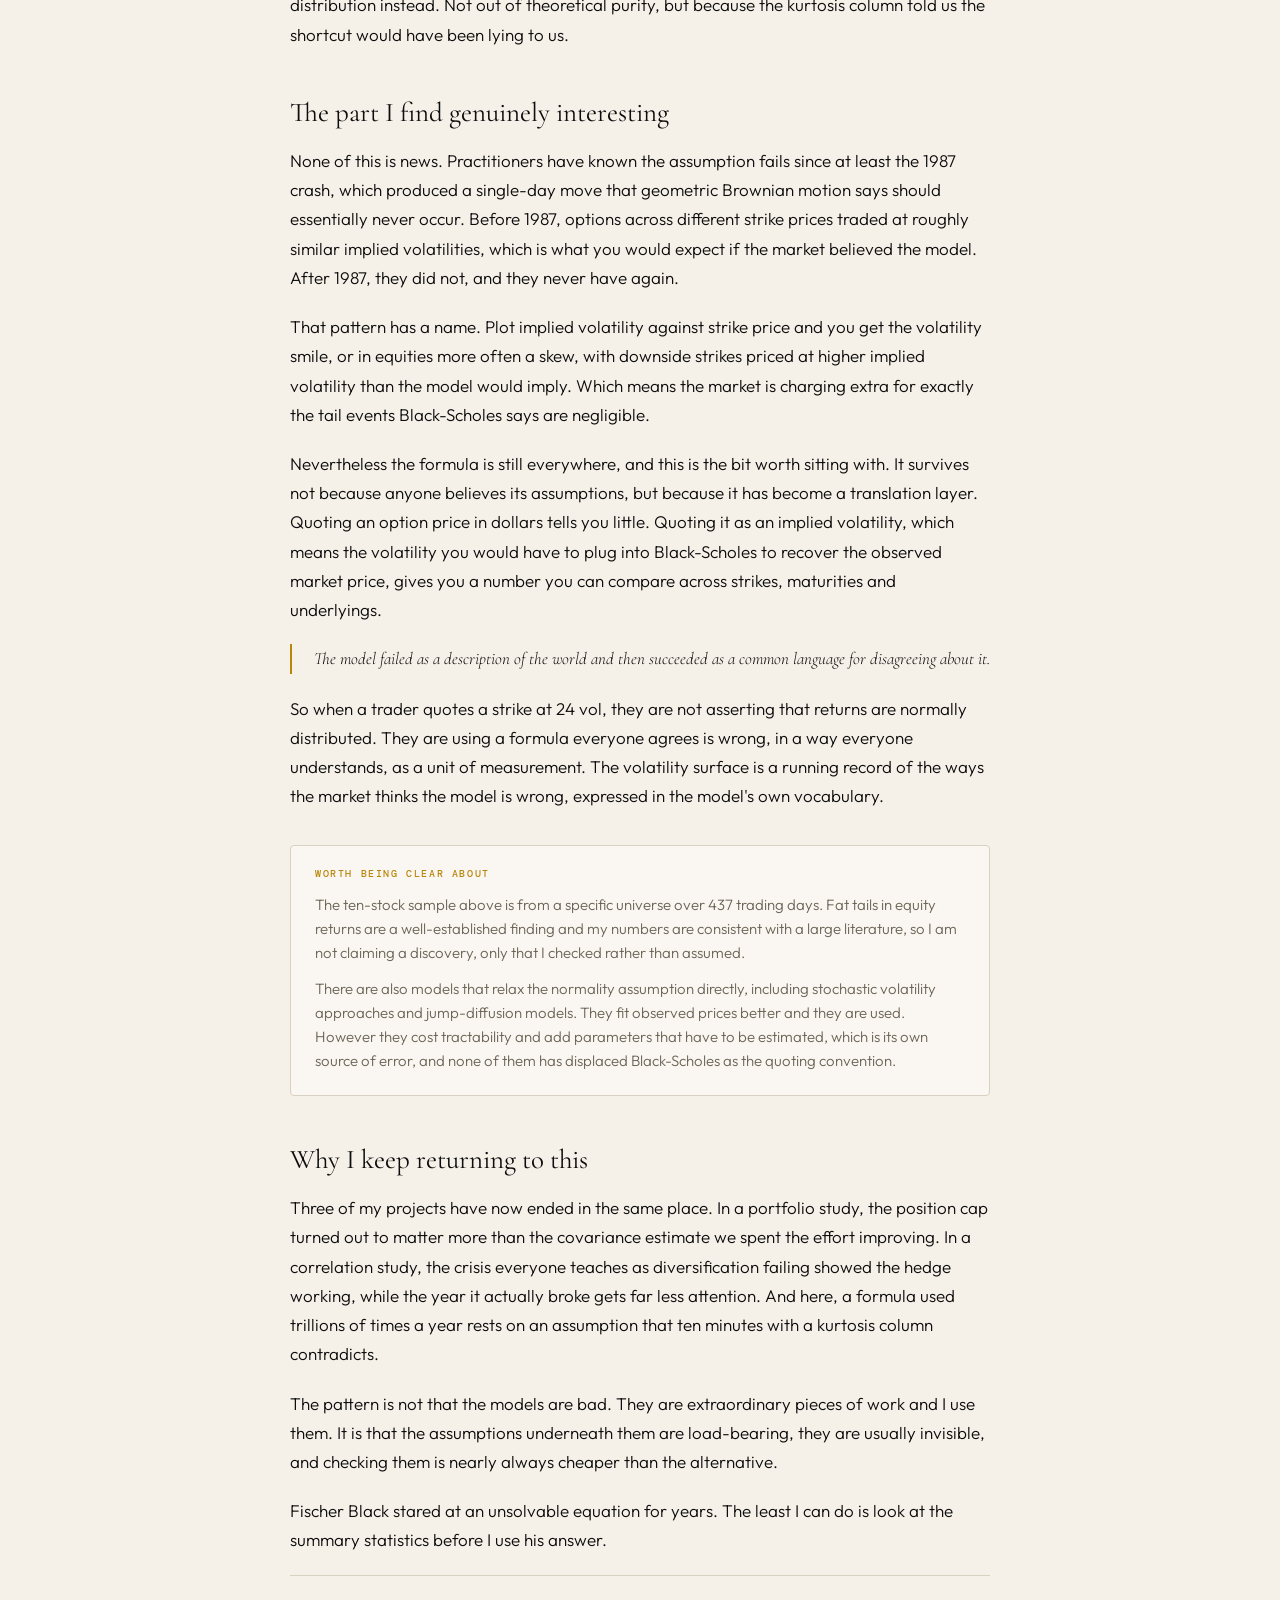
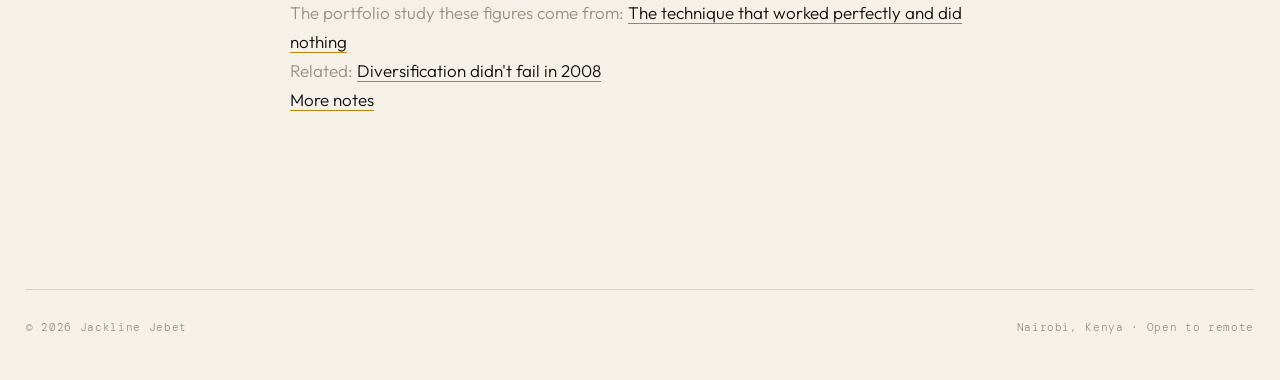
<file: notes-black-scholes.html>
<!DOCTYPE html>
<html lang="en">
<head>
<meta charset="utf-8">
<meta name="viewport" content="width=device-width, initial-scale=1.0">
<title>The formula works because nobody believes it — Jackline Jebet</title>
<meta name="description" content="Black-Scholes assumes returns are normally distributed. Every stock in my own research universe contradicts that. The interesting part is that the market already knows, and prices around it.">
<link rel="preconnect" href="https://fonts.googleapis.com">
<link rel="preconnect" href="https://fonts.gstatic.com" crossorigin>
<link href="https://fonts.googleapis.com/css2?family=Cormorant+Garamond:ital,wght@0,300;0,400;0,600;1,300;1,400&family=DM+Mono:wght@300;400;500&family=Outfit:wght@300;400;500;600&display=swap" rel="stylesheet">
<link rel="stylesheet" href="assets/style.css?v=3">
<style>
.article { max-width: 700px; margin: 0 auto; }
.article-meta { font-family: var(--font-mono); font-size: 11px; letter-spacing: .12em; text-transform: uppercase; color: var(--muted-light); margin-bottom: 20px; display: flex; gap: 14px; flex-wrap: wrap; }
.article h1 { font-size: clamp(36px, 5.4vw, 56px); font-weight: 300; letter-spacing: -.018em; line-height: 1.06; margin-bottom: 22px; }
.standfirst { font-size: 20px; color: var(--muted); margin-bottom: 32px; line-height: 1.55; }
.byline { border-top: 1px solid var(--border); border-bottom: 1px solid var(--border); padding: 14px 0; font-size: 13.5px; color: var(--muted-light); margin-bottom: 44px; font-family: var(--font-mono); letter-spacing: .03em; }
.article h2 { font-size: 27px; font-weight: 400; margin: 48px 0 18px; }
.article p { margin: 0 0 20px; font-size: 17px; line-height: 1.72; }
.article p.lead::first-letter { font-family: var(--font-serif); font-size: 58px; float: left; line-height: .82; padding: 4px 10px 0 0; color: var(--accent); }
.article table { width: 100%; border-collapse: collapse; margin: 26px 0 30px; font-size: 15px; }
.article th, .article td { text-align: right; padding: 10px; border-bottom: 1px solid var(--border-light); }
.article th:first-child, .article td:first-child { text-align: left; }
.article thead th { font-family: var(--font-mono); font-size: 10px; letter-spacing: .12em; text-transform: uppercase; color: var(--muted-light); border-bottom: 1px solid var(--border); }
.article tbody tr.hl td { background: var(--accent-dim); font-weight: 500; }
.pull { border-left: 2px solid var(--accent); padding-left: 22px; margin: 34px 0; font-family: var(--font-serif); font-size: 25px; font-style: italic; font-weight: 300; line-height: 1.32; }
.rule { border: 0; text-align: center; margin: 44px 0; }
.rule::before { content: "\2022 \2022 \2022"; letter-spacing: .8em; color: var(--muted-light); font-size: 11px; }
.caveat { background: var(--card-bg); border: 1px solid var(--border); border-radius: var(--radius); padding: 22px 24px; margin: 34px 0; font-size: 15px; color: var(--muted); }
.caveat h3 { font-family: var(--font-mono); font-size: 10px; letter-spacing: .16em; text-transform: uppercase; color: var(--accent); margin-bottom: 14px; font-weight: 500; }
.caveat p { font-size: 15px; margin-bottom: 12px; line-height: 1.6; }
.caveat p:last-child { margin-bottom: 0; }
.endnote { font-size: 13.5px; color: var(--muted-light); border-top: 1px solid var(--border); padding-top: 22px; margin-top: 48px; line-height: 1.7; }
.endnote a { color: var(--ink); border-bottom: 1px solid var(--accent); text-decoration: none; }
@media (max-width: 640px) {
  .article h2 { font-size: 22px; margin: 34px 0 14px; }
  .article p { font-size: 16px; }
  .standfirst { font-size: 17.5px; }
  .pull { font-size: 20px; padding-left: 16px; }
  .article p.lead::first-letter { font-size: 46px; }
  .article table { font-size: 13px; }
  .article th, .article td { padding: 7px 4px; }
}
</style>
</head>
<body>

<header class="nav">
  <div class="nav-in">
    <a class="brand" href="index.html">Jackline <em>Jebet</em></a>
    <button class="burger" aria-label="Open menu" aria-expanded="false">&#9776;</button>
    <nav>
      <ul class="nav-links">
        <li><a href="index.html">Home</a></li>
        <li><a href="about.html">About</a></li>
        <li><a href="skills.html">Skills</a></li>
        <li><a href="projects.html">Projects</a></li>
        <li><a href="notes.html" aria-current="page">Notes</a></li>
        <li><a href="education.html">Education</a></li>
        <li><a href="experience.html">Experience</a></li>
        <li><a href="contact.html">Contact</a></li>
      </ul>
    </nav>
  </div>
</header>

<section class="wrap section">
<article class="article">

  <div class="article-meta">
    <span>Analysis</span><span>Derivatives</span><span>8 min</span>
  </div>

  <h1>The formula works because nobody believes it</h1>

  <p class="standfirst">Black-Scholes assumes returns are normally distributed. Every single
  stock in my own research universe contradicts that, some of them badly. The interesting
  part is not that the assumption is wrong. It is that the market has known for decades
  and prices around it anyway.</p>

  <p class="byline">Jackline Jebet &middot; MSc Financial Engineering, WorldQuant University</p>

  <p class="lead">While working on a portfolio project last month I printed the descriptive
  statistics for ten large US stocks, the way you do before touching anything else. Means,
  volatilities, skew, kurtosis. It is a housekeeping step and I nearly scrolled past it.</p>

  <p>Then I looked at the kurtosis column properly.</p>

  <table>
    <thead>
      <tr><th>Ticker</th><th>Ann. volatility</th><th>Skew</th><th>Excess kurtosis</th></tr>
    </thead>
    <tbody>
      <tr><td>Exxon Mobil</td><td>21.89%</td><td>&minus;0.62</td><td>2.44</td></tr>
      <tr><td>Tesla</td><td>65.59%</td><td>+0.67</td><td>4.51</td></tr>
      <tr><td>Alphabet</td><td>29.98%</td><td>+0.25</td><td>5.15</td></tr>
      <tr><td>Merck</td><td>25.32%</td><td>&minus;0.88</td><td>6.89</td></tr>
      <tr><td>Eli Lilly</td><td>36.32%</td><td>&minus;0.35</td><td>8.43</td></tr>
      <tr><td>Bank of America</td><td>25.40%</td><td>&minus;0.64</td><td>8.78</td></tr>
      <tr><td>Walmart</td><td>21.49%</td><td>+0.72</td><td>9.08</td></tr>
      <tr><td>Goldman Sachs</td><td>29.09%</td><td>+0.69</td><td>11.18</td></tr>
      <tr><td>Apple</td><td>29.13%</td><td>+1.00</td><td>13.19</td></tr>
      <tr class="hl"><td>Meta</td><td>37.75%</td><td>+1.74</td><td>16.33</td></tr>
    </tbody>
  </table>

  <p>A normal distribution has excess kurtosis of exactly zero. That is the benchmark. So
  the lowest reading here, Exxon at 2.44, is already a long way from normal, and Meta at
  16.33 is in a different postcode entirely. Not one of the ten came close. This was 437
  trading days of ordinary large-cap data, nothing exotic, no crisis window selected to
  make a point.</p>

  <p>Which matters because the most widely used formula in finance assumes those numbers
  should all be zero.</p>

  <h2>How the assumption got in</h2>

  <p>It arrived early, and for a good reason.</p>

  <p>In 1900 a French mathematician named Louis Bachelier submitted a thesis at the Sorbonne
  called <em>Théorie de la spéculation</em>, in which he modelled stock prices as Brownian
  motion. Brownian motion is the random jitter of particles suspended in fluid, first
  described by the botanist Robert Brown in 1827 while watching pollen grains under a
  microscope. Bachelier's idea was that prices wander in the same undirected way, which was
  a genuinely radical claim about markets at the time and was largely ignored for fifty
  years.</p>

  <p>It also had a problem. If prices themselves follow Brownian motion, they can wander
  below zero, and a share price of negative four dollars is not a thing that happens.</p>

  <p>Paul Samuelson came across the work in the mid 1950s and fixed it with a modification
  that looks small and is not. Instead of prices following Brownian motion, let the
  <em>logarithm</em> of prices follow it. That change guarantees prices stay positive, and
  it gives you geometric Brownian motion, which is the engine underneath Black-Scholes and
  most of what came after.</p>

  <p>However, taking logs carries a consequence that rarely gets stated as plainly as it
  should. If log prices follow Brownian motion, then log returns are normally distributed.
  That is not an optional extra. It is the same assumption viewed from a different angle,
  and it is what makes the mathematics tractable. Without it there is no closed-form
  solution, no tidy partial differential equation, no formula you can put on a calculator.</p>

  <p class="pull">The normality assumption is not a simplification bolted onto the model.
  It is the thing that makes the model solvable at all.</p>

  <p>Fischer Black spent the back half of the 1960s working on exactly this problem, coming
  at it through warrants rather than options because warrants traded more actively then.
  He had the differential equation by 1969 and could not solve it. Myron Scholes joined him,
  Robert Merton derived the result independently and initially thought the approach was
  wrong, and the paper appeared in 1973. Within a few years the Wall Street Journal was
  running advertisements for calculators with the formula built in. Scholes and Merton took
  the Nobel in 1997, by which time Black had died.</p>

  <p>What none of them could do, and what nobody has done since, is remove the assumption
  while keeping the answer.</p>

  <hr class="rule">

  <h2>What fat tails actually cost you</h2>

  <p>Excess kurtosis of 16 sounds abstract. In practice it means large moves happen far more
  often than the normal distribution allows, and the gap is not small. Under normality,
  moves of five or six standard deviations are supposed to be so rare that you would not
  expect to see one in several human lifetimes of trading. In real equity data they turn up
  every few years, and in 2008 several arrived in the same week.</p>

  <p>So a model built on normality will systematically underprice the things that hurt most.
  An option that pays out only in a large move is worth more than the formula says, because
  large moves are more common than the formula assumes. Anyone selling those options at the
  model price is selling insurance too cheaply, and the bill does not arrive gradually.</p>

  <p>This is not a theoretical concern, and it shows up in my own work in a second way.
  Because I was building a Kelly-optimal portfolio, which maximises expected log growth, the
  tails mattered more than usual. Log utility is severely punished by large losses, so
  estimating the distribution with a Gaussian approximation would have thrown away exactly
  the behaviour the objective function cares about most. So we optimised directly on the
  empirical return distribution instead. Not out of theoretical purity, but because the
  kurtosis column told us the shortcut would have been lying to us.</p>

  <h2>The part I find genuinely interesting</h2>

  <p>None of this is news. Practitioners have known the assumption fails since at least the
  1987 crash, which produced a single-day move that geometric Brownian motion says should
  essentially never occur. Before 1987, options across different strike prices traded at
  roughly similar implied volatilities, which is what you would expect if the market
  believed the model. After 1987, they did not, and they never have again.</p>

  <p>That pattern has a name. Plot implied volatility against strike price and you get the
  volatility smile, or in equities more often a skew, with downside strikes priced at higher
  implied volatility than the model would imply. Which means the market is charging extra
  for exactly the tail events Black-Scholes says are negligible.</p>

  <p>Nevertheless the formula is still everywhere, and this is the bit worth sitting with.
  It survives not because anyone believes its assumptions, but because it has become a
  translation layer. Quoting an option price in dollars tells you little. Quoting it as an
  implied volatility, which means the volatility you would have to plug into Black-Scholes
  to recover the observed market price, gives you a number you can compare across strikes,
  maturities and underlyings.</p>

  <p class="pull">The model failed as a description of the world and then succeeded as a
  common language for disagreeing about it.</p>

  <p>So when a trader quotes a strike at 24 vol, they are not asserting that returns are
  normally distributed. They are using a formula everyone agrees is wrong, in a way everyone
  understands, as a unit of measurement. The volatility surface is a running record of the
  ways the market thinks the model is wrong, expressed in the model's own vocabulary.</p>

  <div class="caveat">
    <h3>Worth being clear about</h3>
    <p>The ten-stock sample above is from a specific universe over 437 trading days. Fat
    tails in equity returns are a well-established finding and my numbers are consistent
    with a large literature, so I am not claiming a discovery, only that I checked rather
    than assumed.</p>
    <p>There are also models that relax the normality assumption directly, including
    stochastic volatility approaches and jump-diffusion models. They fit observed prices
    better and they are used. However they cost tractability and add parameters that have
    to be estimated, which is its own source of error, and none of them has displaced
    Black-Scholes as the quoting convention.</p>
  </div>

  <h2>Why I keep returning to this</h2>

  <p>Three of my projects have now ended in the same place. In a portfolio study, the
  position cap turned out to matter more than the covariance estimate we spent the effort
  improving. In a correlation study, the crisis everyone teaches as diversification failing
  showed the hedge working, while the year it actually broke gets far less attention. And
  here, a formula used trillions of times a year rests on an assumption that ten minutes
  with a kurtosis column contradicts.</p>

  <p>The pattern is not that the models are bad. They are extraordinary pieces of work and I
  use them. It is that the assumptions underneath them are load-bearing, they are usually
  invisible, and checking them is nearly always cheaper than the alternative.</p>

  <p>Fischer Black stared at an unsolvable equation for years. The least I can do is look at
  the summary statistics before I use his answer.</p>

  <p class="endnote">
  The portfolio study these figures come from:
  <a href="notes-kelly-portfolio.html">The technique that worked perfectly and did nothing</a><br>
  Related: <a href="notes-correlation-breakdown.html">Diversification didn't fail in 2008</a><br>
  <a href="notes.html">More notes</a>
  </p>

</article>
</section>

<div class="wrap">
  <div class="foot">
    <span>&copy; 2026 Jackline Jebet</span>
    <span>Nairobi, Kenya &middot; Open to remote</span>
  </div>
</div>

<script src="assets/site.js"></script>
</body>
</html>
</file>
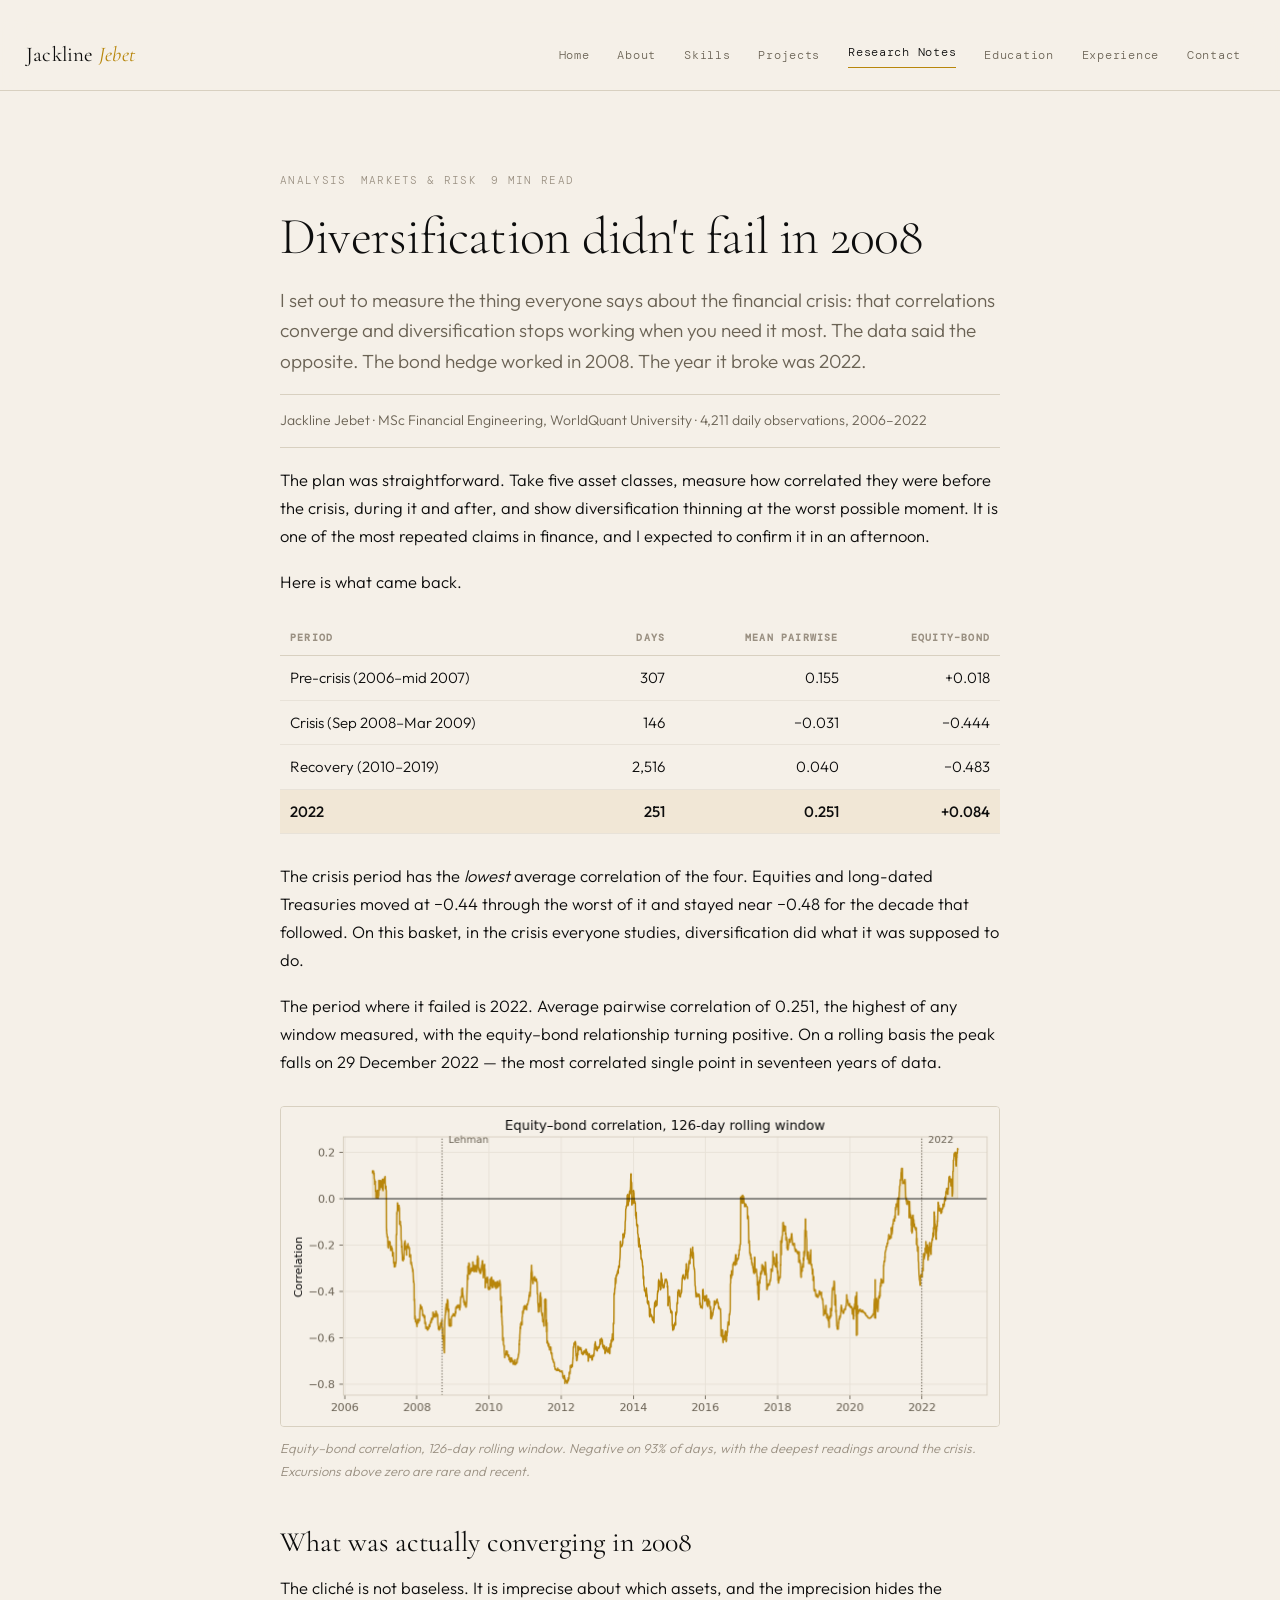
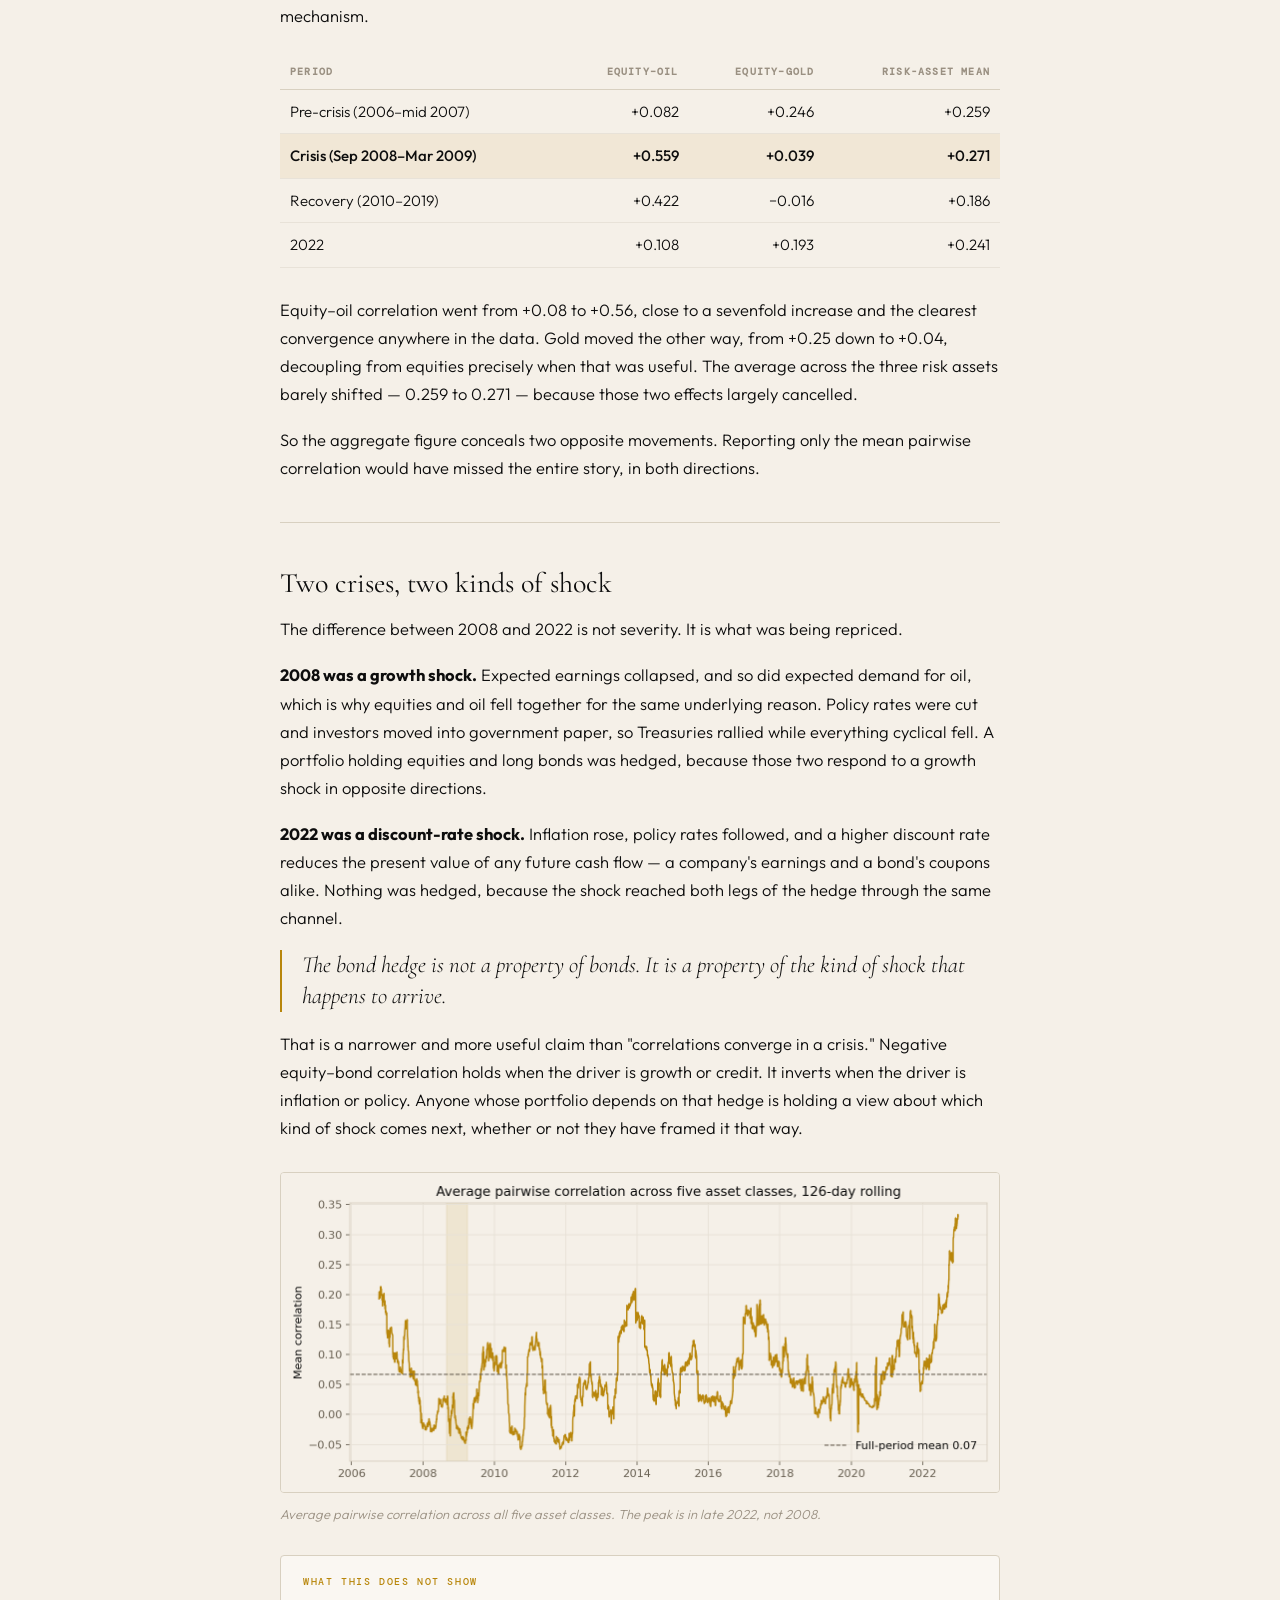
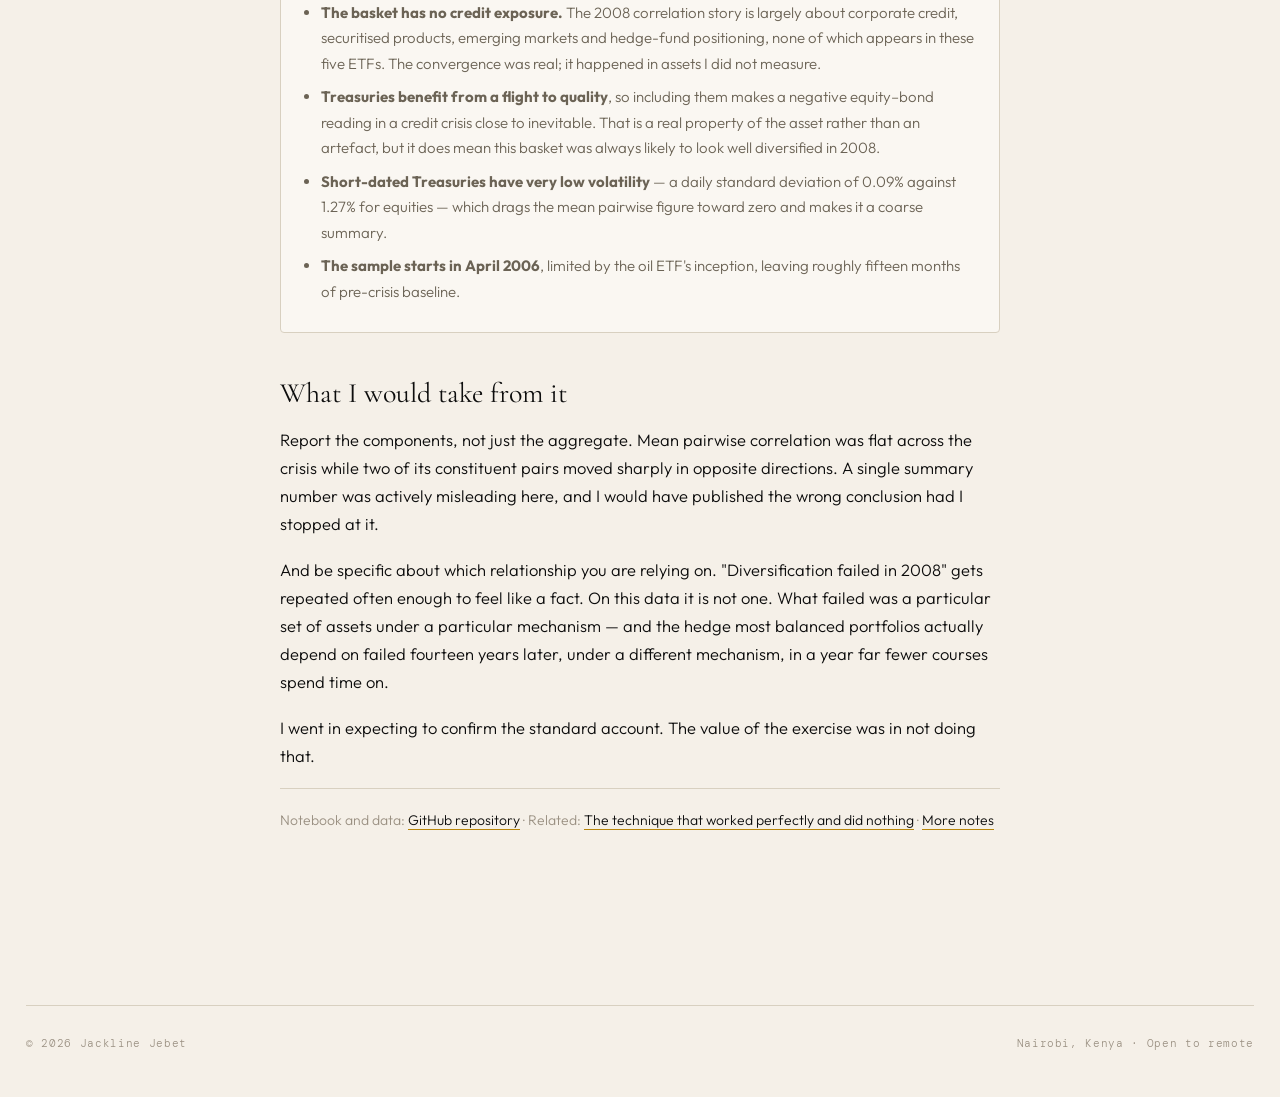
<file: notes-correlation-breakdown.html>
<!DOCTYPE html>
<html lang="en">
<head>
<meta charset="utf-8">
<meta name="viewport" content="width=device-width, initial-scale=1.0">
<title>Diversification didn't fail in 2008 — Jackline Jebet</title>
<meta name="description" content="I went looking for correlation breakdown in the 2008 crisis and found the opposite: the bond hedge worked. The year it broke was 2022, and the reason is the kind of shock, not the size of it.">
<link rel="preconnect" href="https://fonts.googleapis.com">
<link rel="preconnect" href="https://fonts.gstatic.com" crossorigin>
<link href="https://fonts.googleapis.com/css2?family=Cormorant+Garamond:ital,wght@0,300;0,400;0,600;1,300;1,400&family=DM+Mono:wght@300;400;500&family=Outfit:wght@300;400;500;600&display=swap" rel="stylesheet">
<link rel="stylesheet" href="assets/style.css?v=3">
<style>
.article { max-width: 720px; margin: 0 auto; }
.article-meta { font-family: var(--font-mono); font-size: 11px; letter-spacing: .12em; text-transform: uppercase; color: var(--muted-light); margin-bottom: 18px; display: flex; gap: 14px; flex-wrap: wrap; }
.article h1 { font-size: clamp(34px, 5vw, 52px); font-weight: 300; letter-spacing: -.015em; line-height: 1.1; margin-bottom: 20px; }
.standfirst { font-size: 19px; color: var(--muted); margin-bottom: 30px; line-height: 1.6; }
.byline { border-top: 1px solid var(--border); border-bottom: 1px solid var(--border); padding: 14px 0; font-size: 14px; color: var(--muted); margin-bottom: 40px; }
.article h2 { font-size: 28px; font-weight: 400; margin: 44px 0 16px; }
.article p { margin: 0 0 18px; }
.article figure { margin: 30px 0; }
.article figure img { width: 100%; border: 1px solid var(--border); border-radius: var(--radius); }
.article figcaption { font-size: 13px; color: var(--muted-light); margin-top: 10px; font-style: italic; }
.article table { width: 100%; border-collapse: collapse; margin: 24px 0 28px; font-size: 15px; }
.article th, .article td { text-align: right; padding: 9px 10px; border-bottom: 1px solid var(--border-light); }
.article th:first-child, .article td:first-child { text-align: left; }
.article thead th { font-family: var(--font-mono); font-size: 10px; letter-spacing: .12em; text-transform: uppercase; color: var(--muted-light); border-bottom: 1px solid var(--border); }
.article tbody tr.hl td { background: var(--accent-dim); font-weight: 500; }
.pull { border-left: 2px solid var(--accent); padding-left: 20px; margin: 30px 0; font-family: var(--font-serif); font-size: 23px; font-style: italic; font-weight: 300; line-height: 1.35; }
.rule { border: 0; border-top: 1px solid var(--border); margin: 40px 0; }
.caveat { background: var(--card-bg); border: 1px solid var(--border); border-radius: var(--radius); padding: 20px 22px; margin: 30px 0; font-size: 15px; color: var(--muted); }
.caveat h3 { font-family: var(--font-mono); font-size: 10px; letter-spacing: .16em; text-transform: uppercase; color: var(--accent); margin-bottom: 12px; font-weight: 500; }
.caveat ul { margin: 0; padding-left: 18px; }
.caveat li { margin-bottom: 8px; }
.endnote { font-size: 14px; color: var(--muted-light); border-top: 1px solid var(--border); padding-top: 20px; margin-top: 44px; }
.endnote a { color: var(--ink); border-bottom: 1px solid var(--accent); text-decoration: none; }
@media (max-width: 640px) {
  .article h2 { font-size: 23px; margin: 32px 0 12px; }
  .standfirst { font-size: 17px; }
  .pull { font-size: 19px; padding-left: 15px; }
  .article table { font-size: 13px; }
  .article th, .article td { padding: 7px 4px; }
}
</style>
</head>
<body>

<header class="nav">
  <div class="nav-in">
    <a class="brand" href="index.html">Jackline <em>Jebet</em></a>
    <button class="burger" aria-label="Open menu" aria-expanded="false">&#9776;</button>
    <nav>
      <ul class="nav-links">
        <li><a href="index.html">Home</a></li>
        <li><a href="about.html">About</a></li>
        <li><a href="skills.html">Skills</a></li>
        <li><a href="projects.html">Projects</a></li>
        <li><a href="notes.html" aria-current="page">Research Notes</a></li>
        <li><a href="education.html">Education</a></li>
        <li><a href="experience.html">Experience</a></li>
        <li><a href="contact.html">Contact</a></li>
      </ul>
    </nav>
  </div>
</header>

<section class="wrap section">
<article class="article">

  <div class="article-meta">
    <span>Analysis</span><span>Markets &amp; risk</span><span>9 min read</span>
  </div>

  <h1>Diversification didn't fail in 2008</h1>

  <p class="standfirst">I set out to measure the thing everyone says about the financial
  crisis: that correlations converge and diversification stops working when you need it
  most. The data said the opposite. The bond hedge worked in 2008. The year it broke
  was 2022.</p>

  <p class="byline">Jackline Jebet &middot; MSc Financial Engineering, WorldQuant University
  &middot; 4,211 daily observations, 2006&ndash;2022</p>

  <p>The plan was straightforward. Take five asset classes, measure how correlated they
  were before the crisis, during it and after, and show diversification thinning at the
  worst possible moment. It is one of the most repeated claims in finance, and I expected
  to confirm it in an afternoon.</p>

  <p>Here is what came back.</p>

  <table>
    <thead>
      <tr><th>Period</th><th>Days</th><th>Mean pairwise</th><th>Equity&ndash;bond</th></tr>
    </thead>
    <tbody>
      <tr><td>Pre-crisis (2006&ndash;mid 2007)</td><td>307</td><td>0.155</td><td>+0.018</td></tr>
      <tr><td>Crisis (Sep 2008&ndash;Mar 2009)</td><td>146</td><td>&minus;0.031</td><td>&minus;0.444</td></tr>
      <tr><td>Recovery (2010&ndash;2019)</td><td>2,516</td><td>0.040</td><td>&minus;0.483</td></tr>
      <tr class="hl"><td>2022</td><td>251</td><td>0.251</td><td>+0.084</td></tr>
    </tbody>
  </table>

  <p>The crisis period has the <em>lowest</em> average correlation of the four. Equities and
  long-dated Treasuries moved at &minus;0.44 through the worst of it and stayed near
  &minus;0.48 for the decade that followed. On this basket, in the crisis everyone studies,
  diversification did what it was supposed to do.</p>

  <p>The period where it failed is 2022. Average pairwise correlation of 0.251, the highest
  of any window measured, with the equity&ndash;bond relationship turning positive. On a
  rolling basis the peak falls on 29 December 2022 &mdash; the most correlated single point
  in seventeen years of data.</p>

  <figure>
    <img src="assets/fig1_rolling_correlation.png" alt="Rolling correlation between equities and long-dated Treasuries, 2006 to 2022">
    <figcaption>Equity&ndash;bond correlation, 126-day rolling window. Negative on 93% of
    days, with the deepest readings around the crisis. Excursions above zero are rare
    and recent.</figcaption>
  </figure>

  <h2>What was actually converging in 2008</h2>

  <p>The cliché is not baseless. It is imprecise about which assets, and the imprecision
  hides the mechanism.</p>

  <table>
    <thead>
      <tr><th>Period</th><th>Equity&ndash;oil</th><th>Equity&ndash;gold</th><th>Risk-asset mean</th></tr>
    </thead>
    <tbody>
      <tr><td>Pre-crisis (2006&ndash;mid 2007)</td><td>+0.082</td><td>+0.246</td><td>+0.259</td></tr>
      <tr class="hl"><td>Crisis (Sep 2008&ndash;Mar 2009)</td><td>+0.559</td><td>+0.039</td><td>+0.271</td></tr>
      <tr><td>Recovery (2010&ndash;2019)</td><td>+0.422</td><td>&minus;0.016</td><td>+0.186</td></tr>
      <tr><td>2022</td><td>+0.108</td><td>+0.193</td><td>+0.241</td></tr>
    </tbody>
  </table>

  <p>Equity&ndash;oil correlation went from +0.08 to +0.56, close to a sevenfold increase
  and the clearest convergence anywhere in the data. Gold moved the other way, from +0.25
  down to +0.04, decoupling from equities precisely when that was useful. The average across
  the three risk assets barely shifted &mdash; 0.259 to 0.271 &mdash; because those two
  effects largely cancelled.</p>

  <p>So the aggregate figure conceals two opposite movements. Reporting only the mean
  pairwise correlation would have missed the entire story, in both directions.</p>

  <hr class="rule">

  <h2>Two crises, two kinds of shock</h2>

  <p>The difference between 2008 and 2022 is not severity. It is what was being repriced.</p>

  <p><strong>2008 was a growth shock.</strong> Expected earnings collapsed, and so did
  expected demand for oil, which is why equities and oil fell together for the same
  underlying reason. Policy rates were cut and investors moved into government paper, so
  Treasuries rallied while everything cyclical fell. A portfolio holding equities and long
  bonds was hedged, because those two respond to a growth shock in opposite directions.</p>

  <p><strong>2022 was a discount-rate shock.</strong> Inflation rose, policy rates followed,
  and a higher discount rate reduces the present value of any future cash flow &mdash;
  a company's earnings and a bond's coupons alike. Nothing was hedged, because the shock
  reached both legs of the hedge through the same channel.</p>

  <p class="pull">The bond hedge is not a property of bonds. It is a property of the kind
  of shock that happens to arrive.</p>

  <p>That is a narrower and more useful claim than "correlations converge in a crisis."
  Negative equity&ndash;bond correlation holds when the driver is growth or credit. It
  inverts when the driver is inflation or policy. Anyone whose portfolio depends on that
  hedge is holding a view about which kind of shock comes next, whether or not they have
  framed it that way.</p>

  <figure>
    <img src="assets/fig2_regime_correlations.png" alt="Average pairwise correlation across five asset classes, 2006 to 2022">
    <figcaption>Average pairwise correlation across all five asset classes. The peak is
    in late 2022, not 2008.</figcaption>
  </figure>

  <div class="caveat">
    <h3>What this does not show</h3>
    <ul>
      <li><strong>The basket has no credit exposure.</strong> The 2008 correlation story is
      largely about corporate credit, securitised products, emerging markets and hedge-fund
      positioning, none of which appears in these five ETFs. The convergence was real; it
      happened in assets I did not measure.</li>
      <li><strong>Treasuries benefit from a flight to quality</strong>, so including them
      makes a negative equity&ndash;bond reading in a credit crisis close to inevitable.
      That is a real property of the asset rather than an artefact, but it does mean this
      basket was always likely to look well diversified in 2008.</li>
      <li><strong>Short-dated Treasuries have very low volatility</strong> &mdash; a daily
      standard deviation of 0.09% against 1.27% for equities &mdash; which drags the mean
      pairwise figure toward zero and makes it a coarse summary.</li>
      <li><strong>The sample starts in April 2006</strong>, limited by the oil ETF's
      inception, leaving roughly fifteen months of pre-crisis baseline.</li>
    </ul>
  </div>

  <h2>What I would take from it</h2>

  <p>Report the components, not just the aggregate. Mean pairwise correlation was flat
  across the crisis while two of its constituent pairs moved sharply in opposite directions.
  A single summary number was actively misleading here, and I would have published the
  wrong conclusion had I stopped at it.</p>

  <p>And be specific about which relationship you are relying on. "Diversification failed
  in 2008" gets repeated often enough to feel like a fact. On this data it is not one. What
  failed was a particular set of assets under a particular mechanism &mdash; and the hedge
  most balanced portfolios actually depend on failed fourteen years later, under a different
  mechanism, in a year far fewer courses spend time on.</p>

  <p>I went in expecting to confirm the standard account. The value of the exercise was in
  not doing that.</p>

  <p class="endnote">
  Notebook and data: <a href="https://github.com/Jackline-Jebet/correlation-regimes" id="repoLink">GitHub repository</a> &middot;
  Related: <a href="notes-kelly-portfolio.html">The technique that worked perfectly and did nothing</a> &middot;
  <a href="notes.html">More notes</a>
  </p>

</article>
</section>

<div class="wrap">
  <div class="foot">
    <span>&copy; 2026 Jackline Jebet</span>
    <span>Nairobi, Kenya &middot; Open to remote</span>
  </div>
</div>

<script src="assets/site.js"></script>
</body>
</html>
</file>
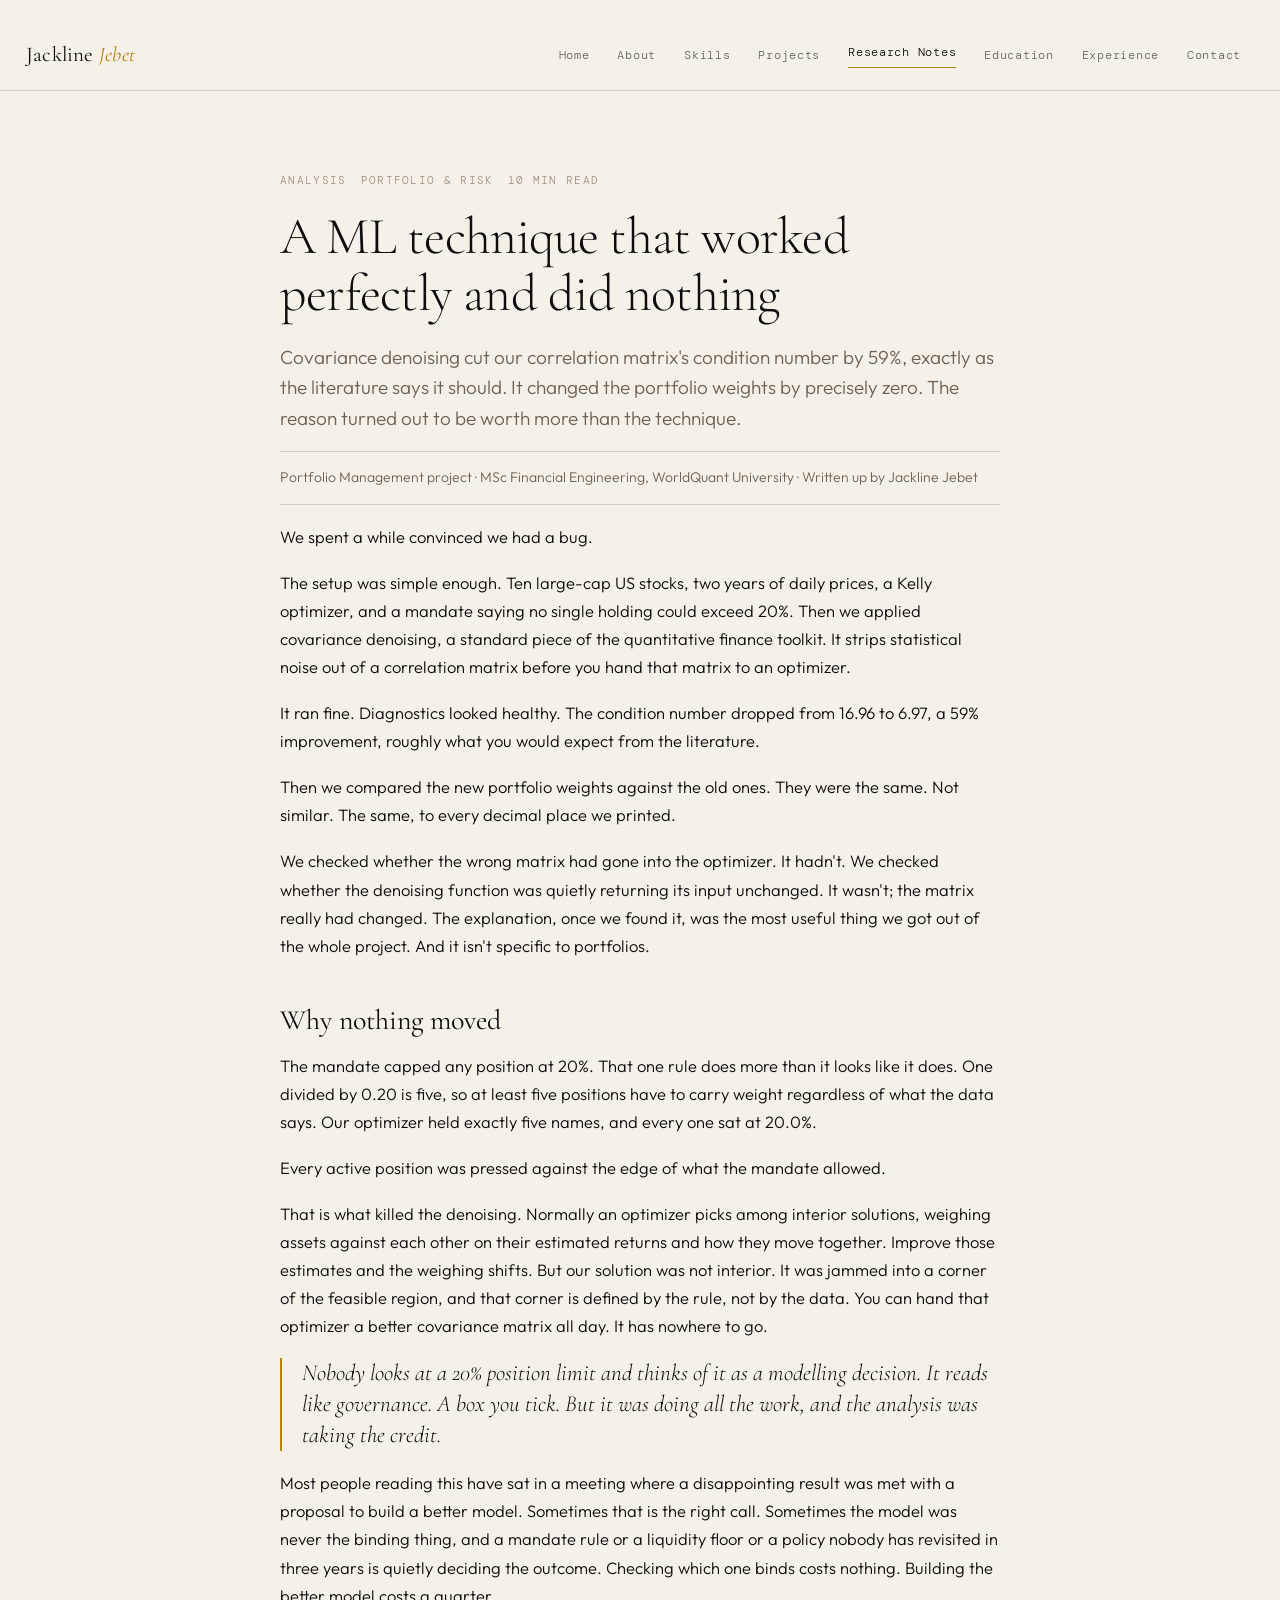
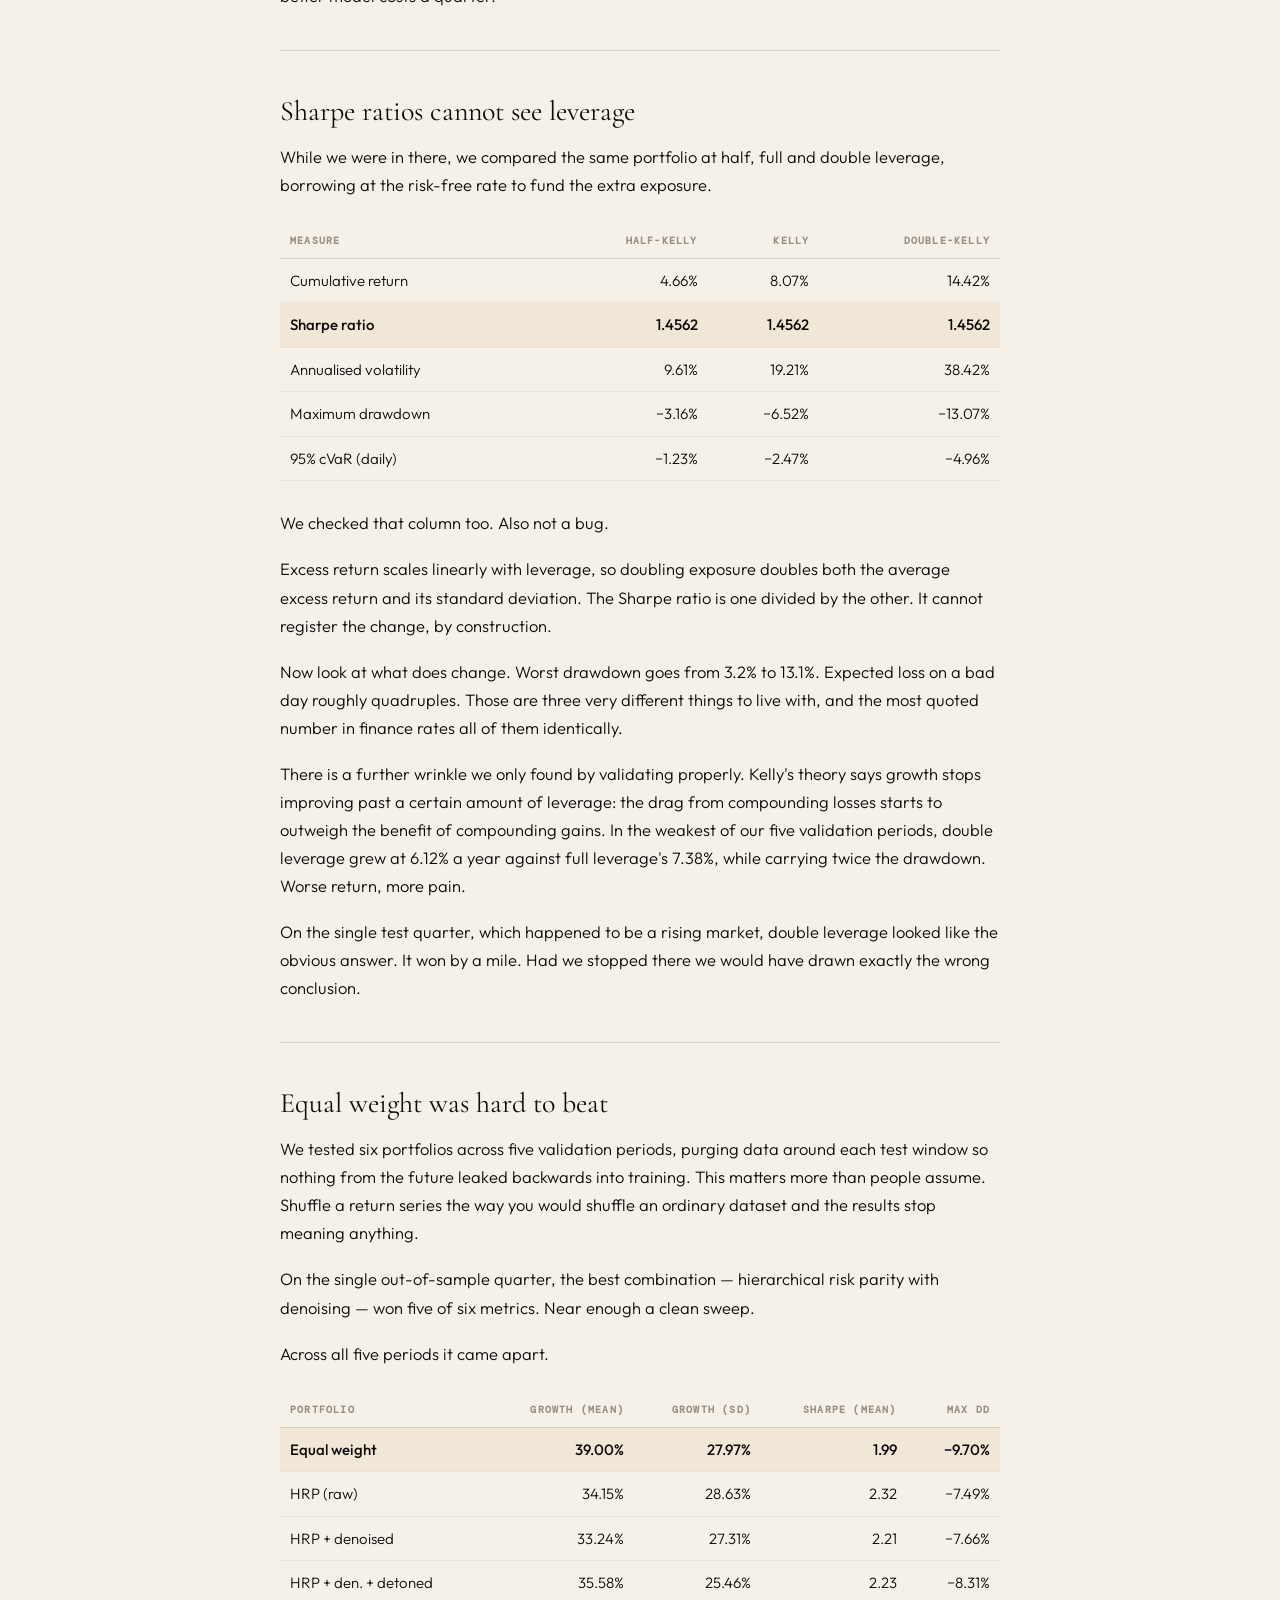
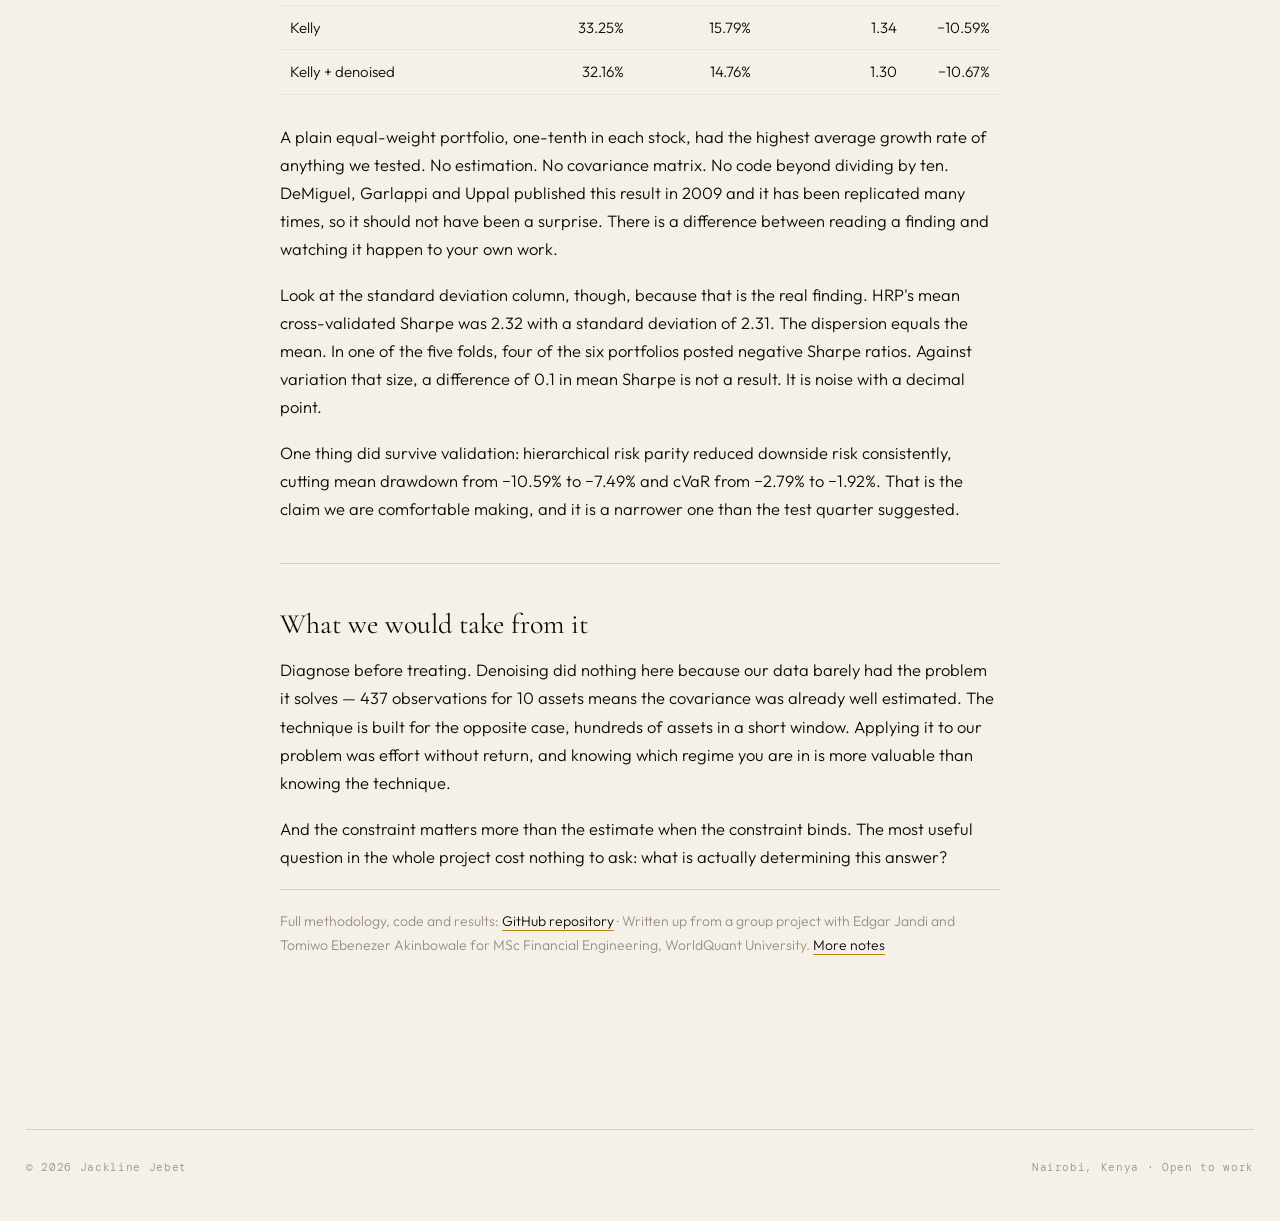
<file: notes-kelly-portfolio.html>
<!DOCTYPE html>
<html lang="en">
<head>
<meta charset="utf-8">
<meta name="viewport" content="width=device-width, initial-scale=1.0">
<title>The technique that worked perfectly and did nothing — Jackline Jebet</title>
<meta name="description" content="Covariance denoising improved the correlation matrix by 59% and changed the portfolio weights by exactly zero. Why, and what it means for analysis generally.">
<link rel="preconnect" href="https://fonts.googleapis.com">
<link rel="preconnect" href="https://fonts.gstatic.com" crossorigin>
<link href="https://fonts.googleapis.com/css2?family=Cormorant+Garamond:ital,wght@0,300;0,400;0,600;1,300;1,400&family=DM+Mono:wght@300;400;500&family=Outfit:wght@300;400;500;600&display=swap" rel="stylesheet">
<link rel="stylesheet" href="assets/style.css?v=3">
<style>
.article { max-width: 720px; margin: 0 auto; }
.article-meta {
  font-family: var(--font-mono);
  font-size: 11px;
  letter-spacing: .12em;
  text-transform: uppercase;
  color: var(--muted-light);
  margin-bottom: 18px;
  display: flex;
  gap: 14px;
  flex-wrap: wrap;
}
.article h1 { font-size: clamp(34px, 5vw, 52px); font-weight: 300; letter-spacing: -.015em; line-height: 1.1; margin-bottom: 20px; }
.standfirst { font-size: 19px; color: var(--muted); margin-bottom: 30px; line-height: 1.6; }
.byline {
  border-top: 1px solid var(--border);
  border-bottom: 1px solid var(--border);
  padding: 14px 0;
  font-size: 14px;
  color: var(--muted);
  margin-bottom: 40px;
}
.article h2 { font-size: 28px; font-weight: 400; margin: 44px 0 16px; }
.article p { margin: 0 0 18px; }
.article table { width: 100%; border-collapse: collapse; margin: 24px 0 28px; font-size: 15px; }
.article th, .article td { text-align: right; padding: 9px 10px; border-bottom: 1px solid var(--border-light); }
.article th:first-child, .article td:first-child { text-align: left; }
.article thead th { font-family: var(--font-mono); font-size: 10px; letter-spacing: .12em; text-transform: uppercase; color: var(--muted-light); border-bottom: 1px solid var(--border); }
.article tbody tr.hl td { background: var(--accent-dim); font-weight: 500; }
.pull {
  border-left: 2px solid var(--accent);
  padding-left: 20px;
  margin: 30px 0;
  font-family: var(--font-serif);
  font-size: 23px;
  font-style: italic;
  font-weight: 300;
  line-height: 1.35;
}
.rule { border: 0; border-top: 1px solid var(--border); margin: 40px 0; }
.endnote { font-size: 14px; color: var(--muted-light); border-top: 1px solid var(--border); padding-top: 20px; margin-top: 44px; }
.endnote a { color: var(--ink); border-bottom: 1px solid var(--accent); text-decoration: none; }
@media (max-width: 640px) {
  .article h2 { font-size: 23px; margin: 32px 0 12px; }
  .standfirst { font-size: 17px; }
  .pull { font-size: 19px; padding-left: 15px; }
  .article table { font-size: 13.5px; }
  .article th, .article td { padding: 7px 5px; }
}
</style>
</head>
<body>

<header class="nav">
  <div class="nav-in">
    <a class="brand" href="index.html">Jackline <em>Jebet</em></a>
    <button class="burger" aria-label="Open menu" aria-expanded="false">&#9776;</button>
    <nav>
      <ul class="nav-links">
        <li><a href="index.html">Home</a></li>
        <li><a href="about.html">About</a></li>
        <li><a href="skills.html">Skills</a></li>
        <li><a href="projects.html">Projects</a></li>
        <li><a href="notes.html" aria-current="page">Research Notes</a></li>
        <li><a href="education.html">Education</a></li>
        <li><a href="experience.html">Experience</a></li>
        <li><a href="contact.html">Contact</a></li>
      </ul>
    </nav>
  </div>
</header>

<section class="wrap section">
<article class="article">

  <div class="article-meta">
    <span>Analysis</span><span>Portfolio &amp; risk</span><span>10 min read</span>
  </div>

  <h1>A ML technique that worked perfectly and did nothing</h1>

  <p class="standfirst">Covariance denoising cut our correlation matrix's condition number by 59%,
  exactly as the literature says it should. It changed the portfolio weights by precisely zero.
  The reason turned out to be worth more than the technique.</p>

  <p class="byline">Portfolio Management project &middot;
  MSc Financial Engineering, WorldQuant University &middot; Written up by Jackline Jebet</p>

  <p>We spent a while convinced we had a bug.</p>

  <p>The setup was simple enough. Ten large-cap US stocks, two years of daily prices, a Kelly
  optimizer, and a mandate saying no single holding could exceed 20%. Then we applied covariance
  denoising, a standard piece of the quantitative finance toolkit. It strips statistical noise out
  of a correlation matrix before you hand that matrix to an optimizer.</p>

  <p>It ran fine. Diagnostics looked healthy. The condition number dropped from 16.96 to 6.97, a
  59% improvement, roughly what you would expect from the literature.</p>

  <p>Then we compared the new portfolio weights against the old ones. They were the same. Not
  similar. The same, to every decimal place we printed.</p>

  <p>We checked whether the wrong matrix had gone into the optimizer. It hadn't. We checked whether
  the denoising function was quietly returning its input unchanged. It wasn't; the matrix really
  had changed. The explanation, once we found it, was the most useful thing we got out of the whole
  project. And it isn't specific to portfolios.</p>

  <h2>Why nothing moved</h2>

  <p>The mandate capped any position at 20%. That one rule does more than it looks like it does.
  One divided by 0.20 is five, so at least five positions have to carry weight regardless of what
  the data says. Our optimizer held exactly five names, and every one sat at 20.0%.</p>

  <p>Every active position was pressed against the edge of what the mandate allowed.</p>

  <p>That is what killed the denoising. Normally an optimizer picks among interior solutions,
  weighing assets against each other on their estimated returns and how they move together. Improve
  those estimates and the weighing shifts. But our solution was not interior. It was jammed into a
  corner of the feasible region, and that corner is defined by the rule, not by the data. You can
  hand that optimizer a better covariance matrix all day. It has nowhere to go.</p>

  <p class="pull">Nobody looks at a 20% position limit and thinks of it as a modelling decision.
  It reads like governance. A box you tick. But it was doing all the work, and the analysis was
  taking the credit.</p>

  <p>Most people reading this have sat in a meeting where a disappointing result was met with a
  proposal to build a better model. Sometimes that is the right call. Sometimes the model was never
  the binding thing, and a mandate rule or a liquidity floor or a policy nobody has revisited in
  three years is quietly deciding the outcome. Checking which one binds costs nothing. Building the
  better model costs a quarter.</p>

  <hr class="rule">

  <h2>Sharpe ratios cannot see leverage</h2>

  <p>While we were in there, we compared the same portfolio at half, full and double leverage,
  borrowing at the risk-free rate to fund the extra exposure.</p>

  <table>
    <thead><tr><th>Measure</th><th>Half-Kelly</th><th>Kelly</th><th>Double-Kelly</th></tr></thead>
    <tbody>
      <tr><td>Cumulative return</td><td>4.66%</td><td>8.07%</td><td>14.42%</td></tr>
      <tr class="hl"><td>Sharpe ratio</td><td>1.4562</td><td>1.4562</td><td>1.4562</td></tr>
      <tr><td>Annualised volatility</td><td>9.61%</td><td>19.21%</td><td>38.42%</td></tr>
      <tr><td>Maximum drawdown</td><td>&minus;3.16%</td><td>&minus;6.52%</td><td>&minus;13.07%</td></tr>
      <tr><td>95% cVaR (daily)</td><td>&minus;1.23%</td><td>&minus;2.47%</td><td>&minus;4.96%</td></tr>
    </tbody>
  </table>

  <p>We checked that column too. Also not a bug.</p>

  <p>Excess return scales linearly with leverage, so doubling exposure doubles both the average
  excess return and its standard deviation. The Sharpe ratio is one divided by the other. It cannot
  register the change, by construction.</p>

  <p>Now look at what does change. Worst drawdown goes from 3.2% to 13.1%. Expected loss on a bad
  day roughly quadruples. Those are three very different things to live with, and the most quoted
  number in finance rates all of them identically.</p>

  <p>There is a further wrinkle we only found by validating properly. Kelly's theory says growth
  stops improving past a certain amount of leverage: the drag from compounding losses starts to
  outweigh the benefit of compounding gains. In the weakest of our five validation periods, double
  leverage grew at 6.12% a year against full leverage's 7.38%, while carrying twice the drawdown.
  Worse return, more pain.</p>

  <p>On the single test quarter, which happened to be a rising market, double leverage looked like
  the obvious answer. It won by a mile. Had we stopped there we would have drawn exactly the wrong
  conclusion.</p>

  <hr class="rule">

  <h2>Equal weight was hard to beat</h2>

  <p>We tested six portfolios across five validation periods, purging data around each test window
  so nothing from the future leaked backwards into training. This matters more than people assume.
  Shuffle a return series the way you would shuffle an ordinary dataset and the results stop
  meaning anything.</p>

  <p>On the single out-of-sample quarter, the best combination — hierarchical risk parity with
  denoising — won five of six metrics. Near enough a clean sweep.</p>

  <p>Across all five periods it came apart.</p>

  <table>
    <thead><tr><th>Portfolio</th><th>Growth (mean)</th><th>Growth (sd)</th><th>Sharpe (mean)</th><th>Max DD</th></tr></thead>
    <tbody>
      <tr class="hl"><td>Equal weight</td><td>39.00%</td><td>27.97%</td><td>1.99</td><td>&minus;9.70%</td></tr>
      <tr><td>HRP (raw)</td><td>34.15%</td><td>28.63%</td><td>2.32</td><td>&minus;7.49%</td></tr>
      <tr><td>HRP + denoised</td><td>33.24%</td><td>27.31%</td><td>2.21</td><td>&minus;7.66%</td></tr>
      <tr><td>HRP + den. + detoned</td><td>35.58%</td><td>25.46%</td><td>2.23</td><td>&minus;8.31%</td></tr>
      <tr><td>Kelly</td><td>33.25%</td><td>15.79%</td><td>1.34</td><td>&minus;10.59%</td></tr>
      <tr><td>Kelly + denoised</td><td>32.16%</td><td>14.76%</td><td>1.30</td><td>&minus;10.67%</td></tr>
    </tbody>
  </table>

  <p>A plain equal-weight portfolio, one-tenth in each stock, had the highest average growth rate
  of anything we tested. No estimation. No covariance matrix. No code beyond dividing by ten.
  DeMiguel, Garlappi and Uppal published this result in 2009 and it has been replicated many times,
  so it should not have been a surprise. There is a difference between reading a finding and
  watching it happen to your own work.</p>

  <p>Look at the standard deviation column, though, because that is the real finding. HRP's mean
  cross-validated Sharpe was 2.32 with a standard deviation of 2.31. The dispersion equals the
  mean. In one of the five folds, four of the six portfolios posted negative Sharpe ratios. Against
  variation that size, a difference of 0.1 in mean Sharpe is not a result. It is noise with a
  decimal point.</p>

  <p>One thing did survive validation: hierarchical risk parity reduced downside risk consistently,
  cutting mean drawdown from &minus;10.59% to &minus;7.49% and cVaR from &minus;2.79% to
  &minus;1.92%. That is the claim we are comfortable making, and it is a narrower one than the test
  quarter suggested.</p>

  <hr class="rule">

  <h2>What we would take from it</h2>

  <p>Diagnose before treating. Denoising did nothing here because our data barely had the problem
  it solves — 437 observations for 10 assets means the covariance was already well estimated. The
  technique is built for the opposite case, hundreds of assets in a short window. Applying it to
  our problem was effort without return, and knowing which regime you are in is more valuable than
  knowing the technique.</p>

  <p>And the constraint matters more than the estimate when the constraint binds. The most useful
  question in the whole project cost nothing to ask: what is actually determining this answer?</p>

  <p class="endnote">
  Full methodology, code and results: <a href="#" id="repoLink">GitHub repository</a> ·
  Written up from a group project with Edgar Jandi and Tomiwo Ebenezer Akinbowale for MSc Financial
  Engineering, WorldQuant University. <a href="notes.html">More notes</a>
  </p>

</article>
</section>

<div class="wrap">
  <div class="foot">
    <span>&copy; 2026 Jackline Jebet</span>
    <span>Nairobi, Kenya &middot; Open to work</span>
  </div>
</div>

<script src="assets/site.js"></script>
</body>
</html>
</file>
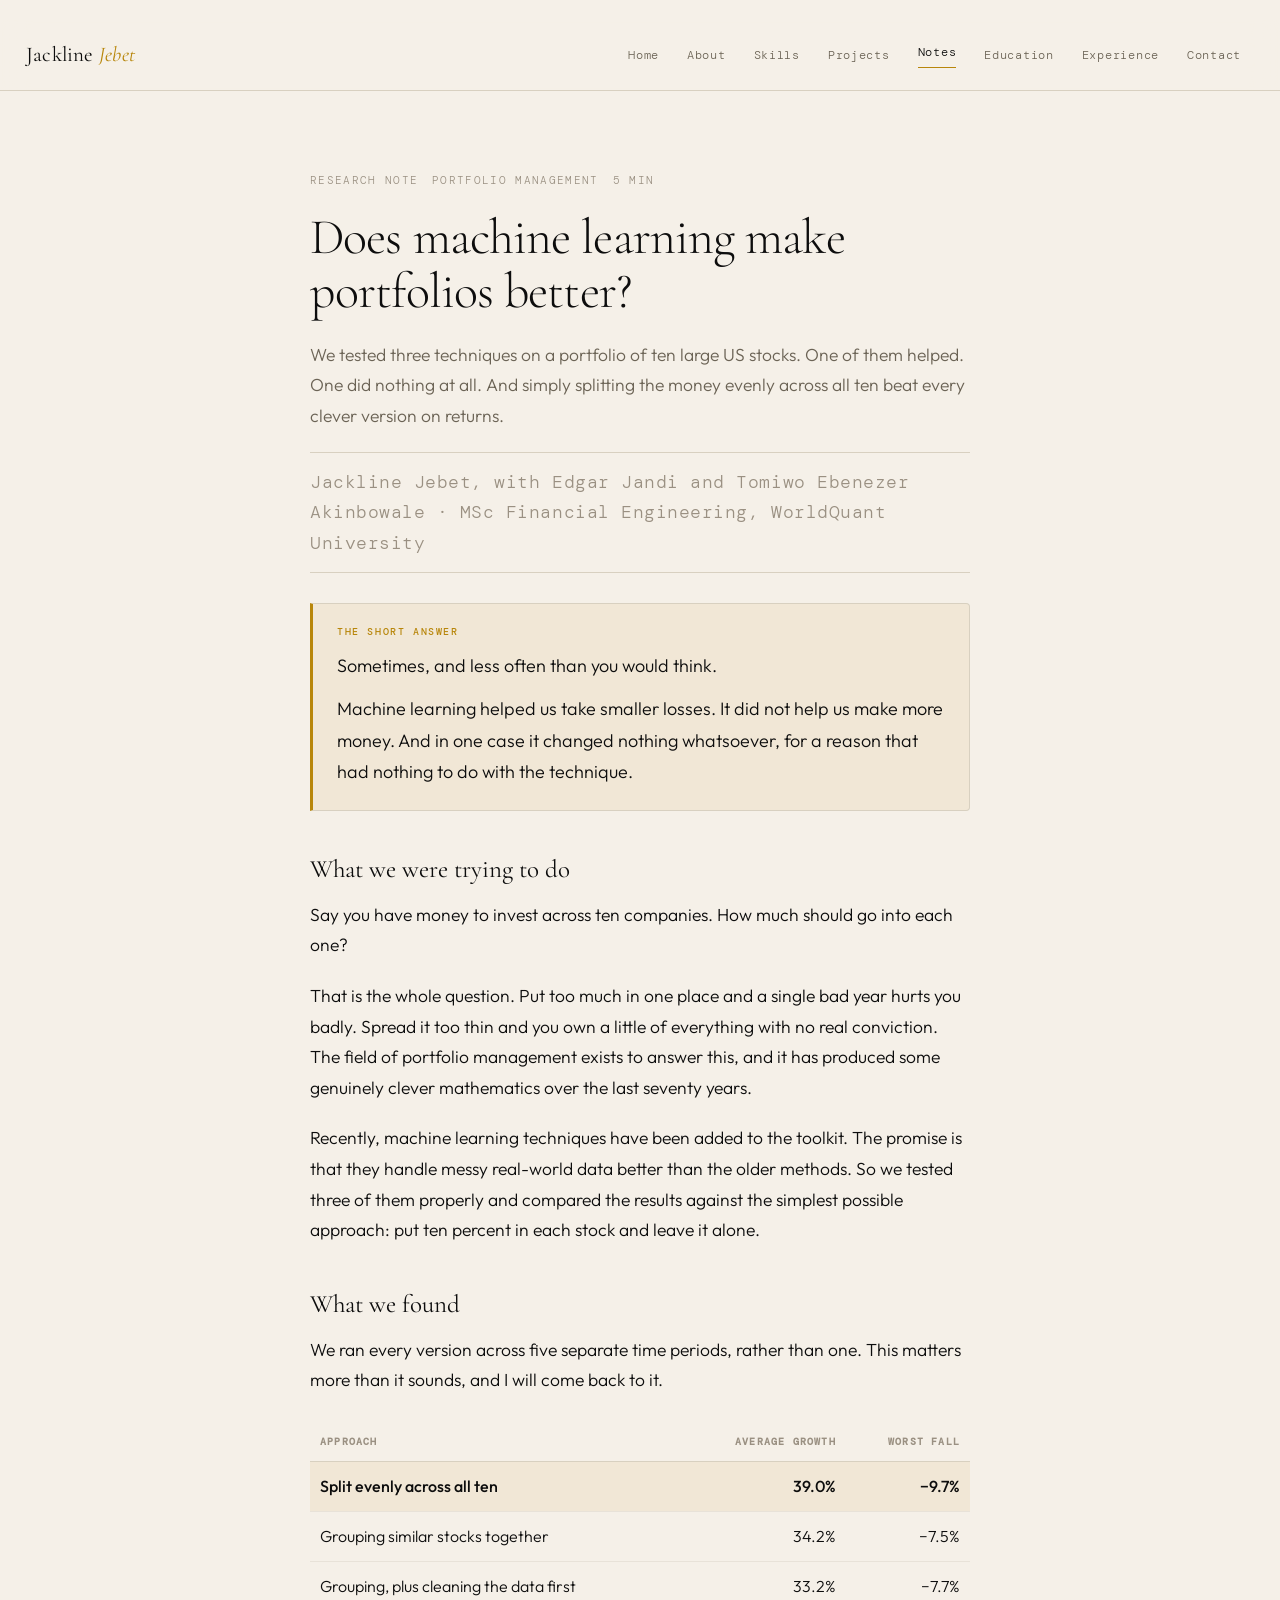
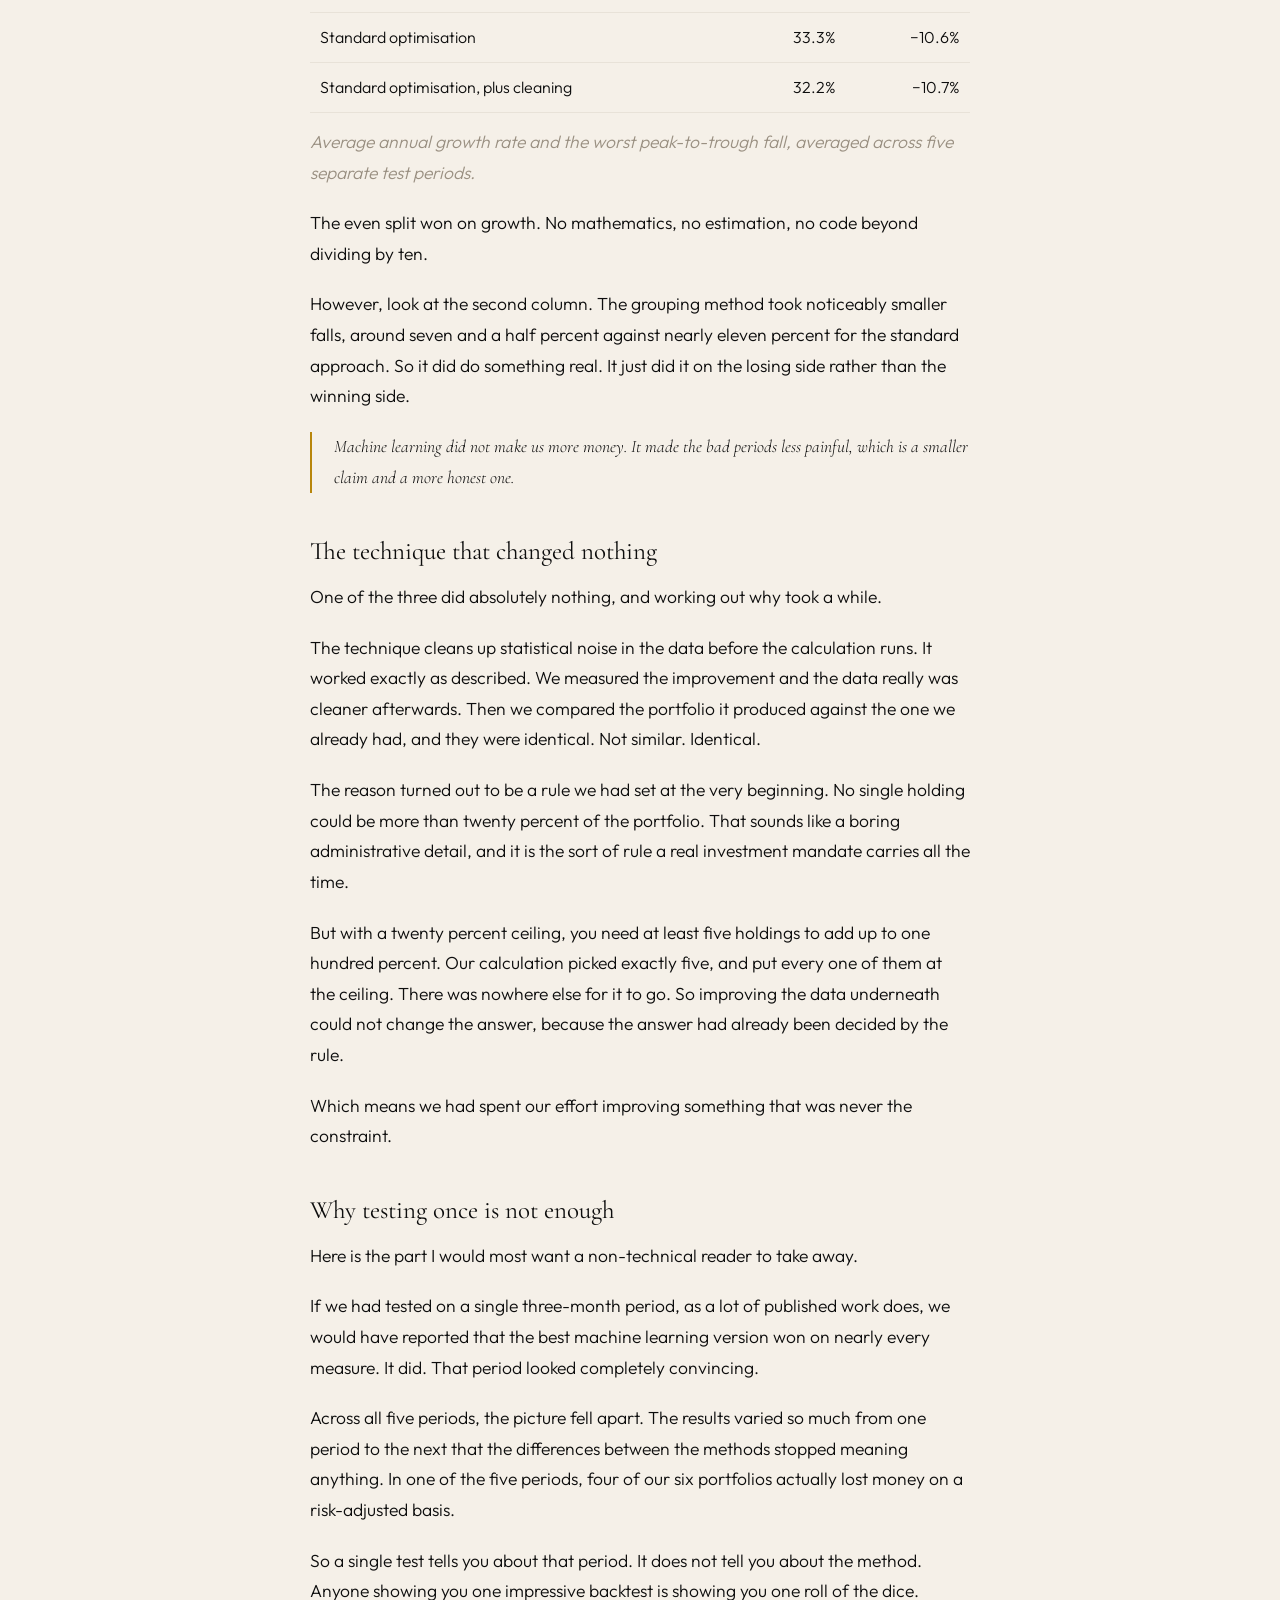
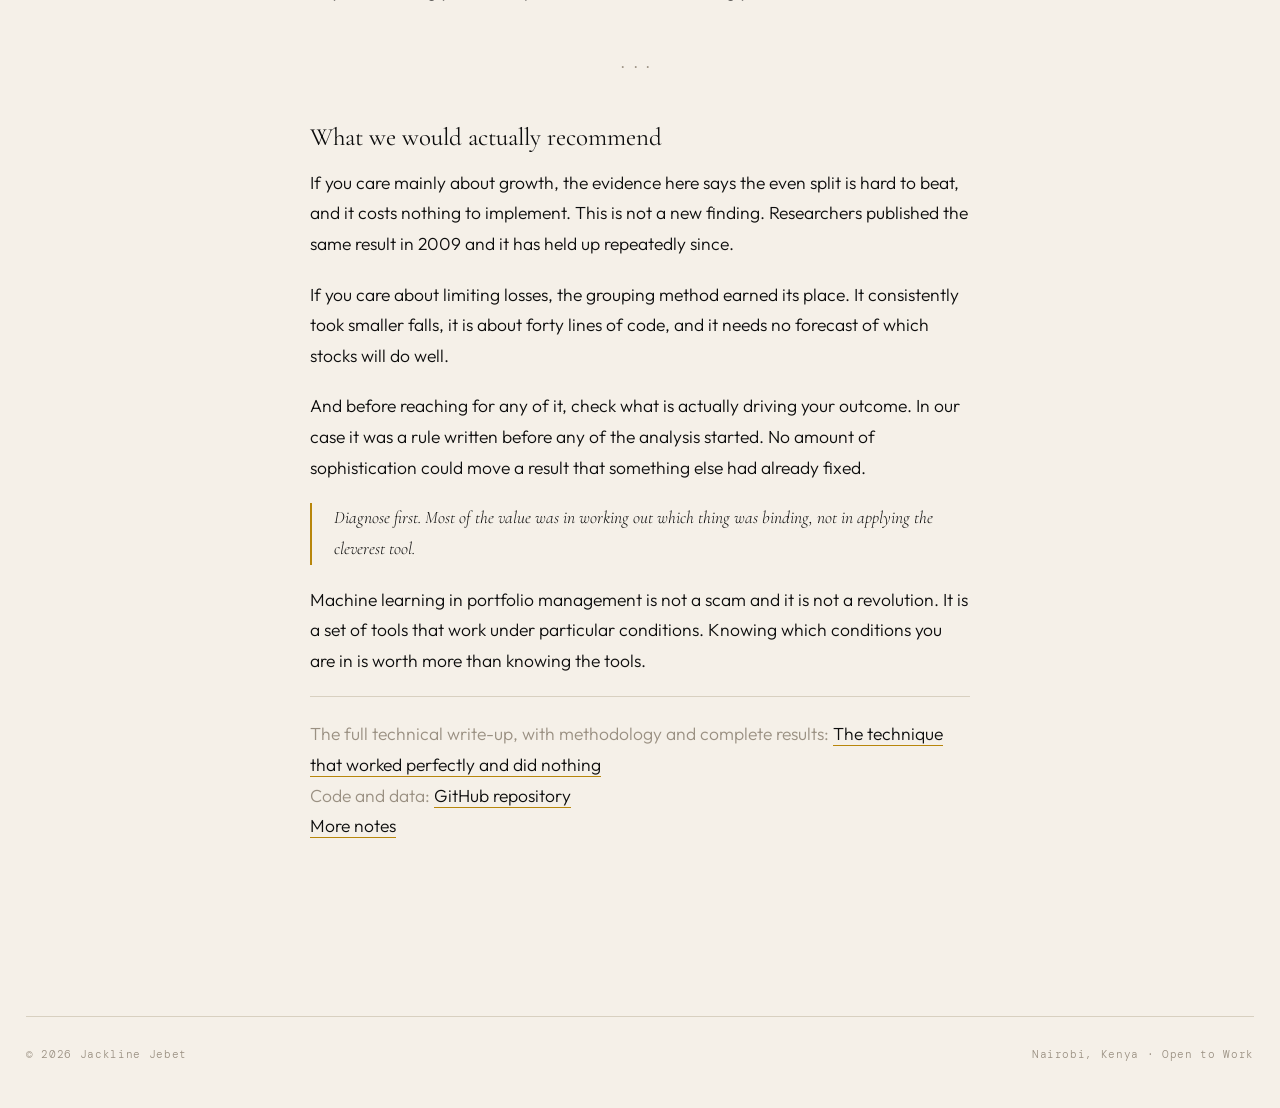
<file: notes-ml-portfolios.html>
<!DOCTYPE html>
<html lang="en">
<head>
<meta charset="utf-8">
<meta name="viewport" content="width=device-width, initial-scale=1.0">
<title>Does machine learning make portfolios better? — Jackline Jebet</title>
<meta name="description" content="We tested three machine learning techniques on a portfolio of ten US stocks. One helped, one did nothing, and splitting the money evenly beat all of them on returns. A plain-language research note.">
<link rel="preconnect" href="https://fonts.googleapis.com">
<link rel="preconnect" href="https://fonts.gstatic.com" crossorigin>
<link href="https://fonts.googleapis.com/css2?family=Cormorant+Garamond:ital,wght@0,300;0,400;0,600;1,300;1,400&family=DM+Mono:wght@300;400;500&family=Outfit:wght@300;400;500;600&display=swap" rel="stylesheet">
<link rel="stylesheet" href="assets/style.css?v=3">
<style>
.article { max-width: 660px; margin: 0 auto; }
.article-meta { font-family: var(--font-mono); font-size: 11px; letter-spacing: .12em; text-transform: uppercase; color: var(--muted-light); margin-bottom: 20px; display: flex; gap: 14px; flex-wrap: wrap; }
.article h1 { font-size: clamp(34px, 5vw, 50px); font-weight: 300; letter-spacing: -.018em; line-height: 1.08; margin-bottom: 22px; }
.standfirst { font-size: 20px; color: var(--muted); margin-bottom: 32px; line-height: 1.55; }
.byline { border-top: 1px solid var(--border); border-bottom: 1px solid var(--border); padding: 14px 0; font-size: 13.5px; color: var(--muted-light); margin-bottom: 40px; font-family: var(--font-mono); letter-spacing: .03em; }
.article h2 { font-size: 25px; font-weight: 400; margin: 44px 0 16px; }
.article p { margin: 0 0 20px; font-size: 17.5px; line-height: 1.75; }
.answer { background: var(--accent-dim); border: 1px solid var(--border); border-left: 3px solid var(--accent); border-radius: 0 var(--radius) var(--radius) 0; padding: 22px 24px; margin: 30px 0; }
.answer h3 { font-family: var(--font-mono); font-size: 10px; letter-spacing: .16em; text-transform: uppercase; color: var(--accent); margin-bottom: 12px; font-weight: 500; }
.answer p { font-size: 18px; margin-bottom: 12px; }
.answer p:last-child { margin-bottom: 0; }
.article table { width: 100%; border-collapse: collapse; margin: 26px 0 14px; font-size: 16px; }
.article th, .article td { text-align: right; padding: 11px 10px; border-bottom: 1px solid var(--border-light); }
.article th:first-child, .article td:first-child { text-align: left; }
.article thead th { font-family: var(--font-mono); font-size: 10px; letter-spacing: .12em; text-transform: uppercase; color: var(--muted-light); border-bottom: 1px solid var(--border); }
.article tbody tr.hl td { background: var(--accent-dim); font-weight: 500; }
.tnote { font-size: 13.5px; color: var(--muted-light); font-style: italic; margin-bottom: 30px; }
.pull { border-left: 2px solid var(--accent); padding-left: 22px; margin: 34px 0; font-family: var(--font-serif); font-size: 25px; font-style: italic; font-weight: 300; line-height: 1.32; }
.rule { border: 0; text-align: center; margin: 44px 0; }
.rule::before { content: "\2022 \2022 \2022"; letter-spacing: .8em; color: var(--muted-light); font-size: 11px; }
.endnote { font-size: 13.5px; color: var(--muted-light); border-top: 1px solid var(--border); padding-top: 22px; margin-top: 48px; line-height: 1.7; }
.endnote a { color: var(--ink); border-bottom: 1px solid var(--accent); text-decoration: none; }
@media (max-width: 640px) {
  .article h2 { font-size: 21px; margin: 32px 0 12px; }
  .article p { font-size: 16.5px; }
  .standfirst { font-size: 17.5px; }
  .pull { font-size: 20px; padding-left: 16px; }
  .answer p { font-size: 16.5px; }
  .article table { font-size: 14px; }
  .article th, .article td { padding: 8px 5px; }
}
</style>
</head>
<body>

<header class="nav">
  <div class="nav-in">
    <a class="brand" href="index.html">Jackline <em>Jebet</em></a>
    <button class="burger" aria-label="Open menu" aria-expanded="false">&#9776;</button>
    <nav>
      <ul class="nav-links">
        <li><a href="index.html">Home</a></li>
        <li><a href="about.html">About</a></li>
        <li><a href="skills.html">Skills</a></li>
        <li><a href="projects.html">Projects</a></li>
        <li><a href="notes.html" aria-current="page">Notes</a></li>
        <li><a href="education.html">Education</a></li>
        <li><a href="experience.html">Experience</a></li>
        <li><a href="contact.html">Contact</a></li>
      </ul>
    </nav>
  </div>
</header>

<section class="wrap section">
<article class="article">

  <div class="article-meta">
    <span>Research note</span><span>Portfolio management</span><span>5 min</span>
  </div>

  <h1>Does machine learning make portfolios better?</h1>

  <p class="standfirst">We tested three techniques on a portfolio of ten large US stocks.
  One of them helped. One did nothing at all. And simply splitting the money evenly across
  all ten beat every clever version on returns.</p>

  <p class="byline">Jackline Jebet, with Edgar Jandi and Tomiwo Ebenezer Akinbowale
  &middot; MSc Financial Engineering, WorldQuant University</p>

  <div class="answer">
    <h3>The short answer</h3>
    <p>Sometimes, and less often than you would think.</p>
    <p>Machine learning helped us take smaller losses. It did not help us make more money.
    And in one case it changed nothing whatsoever, for a reason that had nothing to do with
    the technique.</p>
  </div>

  <h2>What we were trying to do</h2>

  <p>Say you have money to invest across ten companies. How much should go into each one?</p>

  <p>That is the whole question. Put too much in one place and a single bad year hurts you
  badly. Spread it too thin and you own a little of everything with no real conviction. The
  field of portfolio management exists to answer this, and it has produced some genuinely
  clever mathematics over the last seventy years.</p>

  <p>Recently, machine learning techniques have been added to the toolkit. The promise is
  that they handle messy real-world data better than the older methods. So we tested three
  of them properly and compared the results against the simplest possible approach: put ten
  percent in each stock and leave it alone.</p>

  <h2>What we found</h2>

  <p>We ran every version across five separate time periods, rather than one. This matters
  more than it sounds, and I will come back to it.</p>

  <table>
    <thead>
      <tr><th>Approach</th><th>Average growth</th><th>Worst fall</th></tr>
    </thead>
    <tbody>
      <tr class="hl"><td>Split evenly across all ten</td><td>39.0%</td><td>&minus;9.7%</td></tr>
      <tr><td>Grouping similar stocks together</td><td>34.2%</td><td>&minus;7.5%</td></tr>
      <tr><td>Grouping, plus cleaning the data first</td><td>33.2%</td><td>&minus;7.7%</td></tr>
      <tr><td>Standard optimisation</td><td>33.3%</td><td>&minus;10.6%</td></tr>
      <tr><td>Standard optimisation, plus cleaning</td><td>32.2%</td><td>&minus;10.7%</td></tr>
    </tbody>
  </table>
  <p class="tnote">Average annual growth rate and the worst peak-to-trough fall, averaged
  across five separate test periods.</p>

  <p>The even split won on growth. No mathematics, no estimation, no code beyond dividing
  by ten.</p>

  <p>However, look at the second column. The grouping method took noticeably smaller falls,
  around seven and a half percent against nearly eleven percent for the standard approach.
  So it did do something real. It just did it on the losing side rather than the winning
  side.</p>

  <p class="pull">Machine learning did not make us more money. It made the bad periods less
  painful, which is a smaller claim and a more honest one.</p>

  <h2>The technique that changed nothing</h2>

  <p>One of the three did absolutely nothing, and working out why took a while.</p>

  <p>The technique cleans up statistical noise in the data before the calculation runs. It
  worked exactly as described. We measured the improvement and the data really was cleaner
  afterwards. Then we compared the portfolio it produced against the one we already had,
  and they were identical. Not similar. Identical.</p>

  <p>The reason turned out to be a rule we had set at the very beginning. No single holding
  could be more than twenty percent of the portfolio. That sounds like a boring
  administrative detail, and it is the sort of rule a real investment mandate carries all
  the time.</p>

  <p>But with a twenty percent ceiling, you need at least five holdings to add up to one
  hundred percent. Our calculation picked exactly five, and put every one of them at the
  ceiling. There was nowhere else for it to go. So improving the data underneath could not
  change the answer, because the answer had already been decided by the rule.</p>

  <p>Which means we had spent our effort improving something that was never the constraint.</p>

  <h2>Why testing once is not enough</h2>

  <p>Here is the part I would most want a non-technical reader to take away.</p>

  <p>If we had tested on a single three-month period, as a lot of published work does, we
  would have reported that the best machine learning version won on nearly every measure.
  It did. That period looked completely convincing.</p>

  <p>Across all five periods, the picture fell apart. The results varied so much from one
  period to the next that the differences between the methods stopped meaning anything. In
  one of the five periods, four of our six portfolios actually lost money on a risk-adjusted
  basis.</p>

  <p>So a single test tells you about that period. It does not tell you about the method.
  Anyone showing you one impressive backtest is showing you one roll of the dice.</p>

  <hr class="rule">

  <h2>What we would actually recommend</h2>

  <p>If you care mainly about growth, the evidence here says the even split is hard to beat,
  and it costs nothing to implement. This is not a new finding. Researchers published the
  same result in 2009 and it has held up repeatedly since.</p>

  <p>If you care about limiting losses, the grouping method earned its place. It consistently
  took smaller falls, it is about forty lines of code, and it needs no forecast of which
  stocks will do well.</p>

  <p>And before reaching for any of it, check what is actually driving your outcome. In our
  case it was a rule written before any of the analysis started. No amount of sophistication
  could move a result that something else had already fixed.</p>

  <p class="pull">Diagnose first. Most of the value was in working out which thing was
  binding, not in applying the cleverest tool.</p>

  <p>Machine learning in portfolio management is not a scam and it is not a revolution. It
  is a set of tools that work under particular conditions. Knowing which conditions you are
  in is worth more than knowing the tools.</p>

  <p class="endnote">
  The full technical write-up, with methodology and complete results:
  <a href="notes-kelly-portfolio.html">The technique that worked perfectly and did nothing</a><br>
  Code and data: <a href="https://github.com/Jackline-Jebet/kelly-hrp-portfolio" target="_blank" rel="noopener">GitHub repository</a><br>
  <a href="notes.html">More notes</a>
  </p>

</article>
</section>

<div class="wrap">
  <div class="foot">
    <span>&copy; 2026 Jackline Jebet</span>
    <span>Nairobi, Kenya &middot; Open to Work</span>
  </div>
</div>

<script src="assets/site.js"></script>
</body>
</html>
</file>
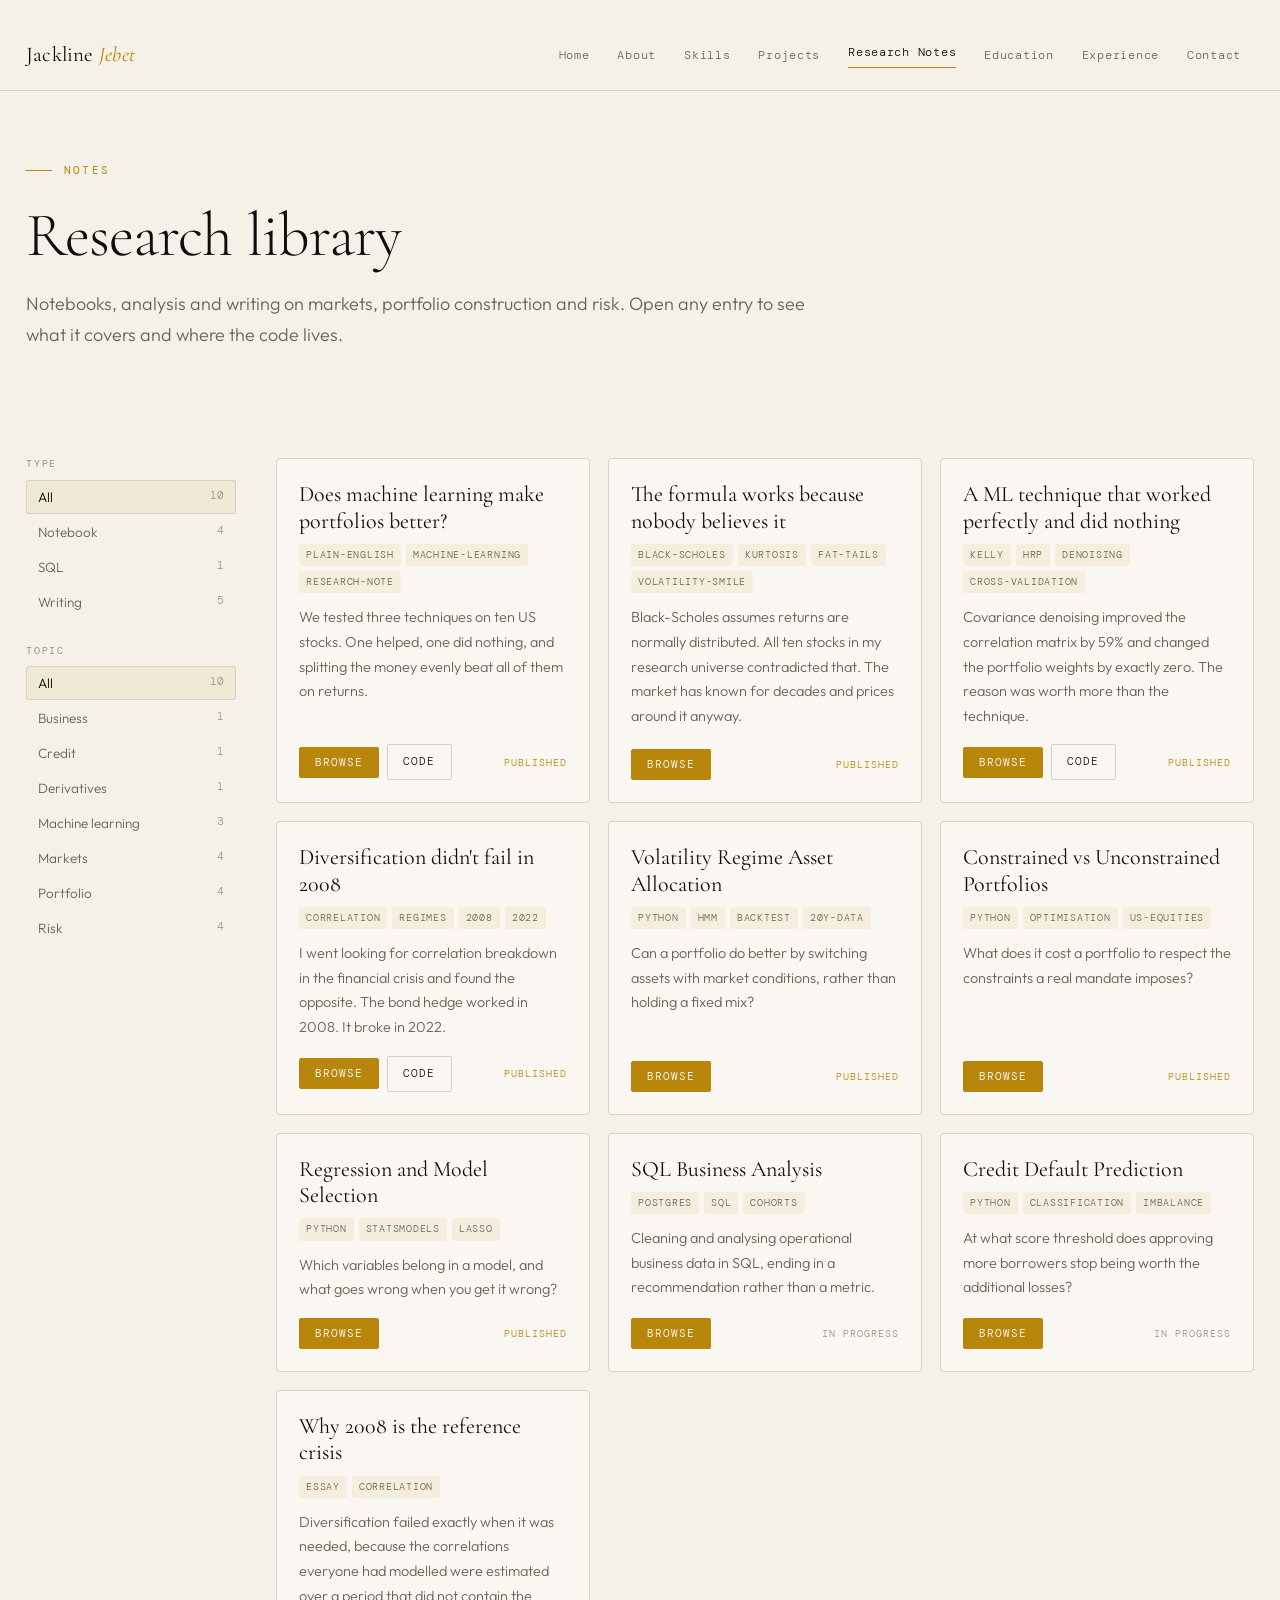
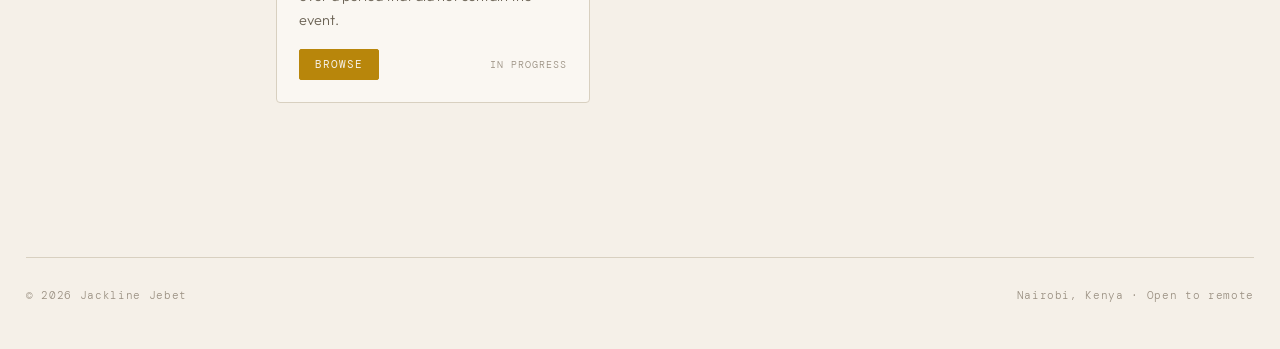
<file: notes.html>
<!DOCTYPE html>
<html lang="en">
<head>
<meta charset="utf-8">
<meta name="viewport" content="width=device-width, initial-scale=1.0">
<title>Notes — Jackline Jebet</title>
<meta name="description" content="Research notes, notebooks and analysis on markets, portfolio construction and risk.">
<link rel="preconnect" href="https://fonts.googleapis.com">
<link rel="preconnect" href="https://fonts.gstatic.com" crossorigin>
<link href="https://fonts.googleapis.com/css2?family=Cormorant+Garamond:ital,wght@0,300;0,400;0,600;1,300;1,400&family=DM+Mono:wght@300;400;500&family=Outfit:wght@300;400;500;600&display=swap" rel="stylesheet">
<link rel="stylesheet" href="assets/style.css?v=3">
<style>
/* ---------- library layout ---------- */
.lib { display: grid; grid-template-columns: 210px 1fr; gap: 40px; align-items: start; }

.filters { position: sticky; top: 92px; }
.filter-group { margin-bottom: 26px; }
.filter-group h3 {
  font-family: var(--font-mono);
  font-size: 10px;
  font-weight: 400;
  letter-spacing: .18em;
  text-transform: uppercase;
  color: var(--muted-light);
  margin-bottom: 10px;
}
.filter-group button {
  display: block;
  width: 100%;
  text-align: left;
  font-family: var(--font-sans);
  font-size: 13.5px;
  font-weight: 300;
  padding: 7px 11px;
  margin-bottom: 1px;
  background: transparent;
  border: 1px solid transparent;
  border-radius: var(--radius-sm);
  color: var(--muted);
  cursor: pointer;
  transition: all var(--transition);
}
.filter-group button:hover { background: var(--card-hover); color: var(--ink); }
.filter-group button[aria-pressed="true"] {
  background: var(--accent-dim);
  border-color: var(--border);
  color: var(--ink);
}
.filter-count { float: right; font-family: var(--font-mono); font-size: 11px; color: var(--muted-light); }

/* ---------- cards ---------- */
.lib-grid { display: grid; grid-template-columns: repeat(auto-fill, minmax(300px, 1fr)); gap: 18px; }

.entry {
  background: var(--card-bg);
  border: 1px solid var(--border);
  border-radius: var(--radius);
  padding: 22px;
  display: flex;
  flex-direction: column;
  transition: box-shadow var(--transition), border-color var(--transition);
}
.entry:hover { box-shadow: var(--shadow-sm); border-color: var(--accent); }
.entry h3 { font-size: 22px; line-height: 1.2; margin-bottom: 10px; }
.entry .tags-row { display: flex; flex-wrap: wrap; gap: 5px; margin-bottom: 12px; }
.entry .tag {
  font-family: var(--font-mono);
  font-size: 9.5px;
  letter-spacing: .08em;
  text-transform: uppercase;
  padding: 3px 7px;
  border-radius: var(--radius-sm);
  background: var(--accent-dim);
  color: var(--muted);
}
.entry p { color: var(--muted); font-size: 14.5px; margin: 0 0 16px; flex: 1; }
.entry .row { display: flex; gap: 8px; align-items: center; flex-wrap: wrap; }

.btn-sm {
  font-family: var(--font-mono);
  font-size: 10.5px;
  letter-spacing: .1em;
  text-transform: uppercase;
  padding: 8px 15px;
  border: 1px solid var(--border);
  border-radius: var(--radius-sm);
  background: transparent;
  color: var(--ink);
  cursor: pointer;
  text-decoration: none;
  display: inline-block;
  transition: all var(--transition);
}
.btn-sm:hover { border-color: var(--accent); color: var(--accent); background: var(--accent-dim); }
.btn-sm.primary { background: var(--accent); border-color: var(--accent); color: var(--paper); }
.btn-sm.primary:hover { background: var(--accent-light); border-color: var(--accent-light); color: var(--paper); }

.status {
  font-family: var(--font-mono);
  font-size: 10px;
  letter-spacing: .1em;
  text-transform: uppercase;
  color: var(--muted-light);
  margin-left: auto;
}
.status.live { color: var(--accent); }

.empty {
  grid-column: 1 / -1;
  padding: 50px 20px;
  text-align: center;
  color: var(--muted-light);
  font-family: var(--font-mono);
  font-size: 12px;
  border: 1px dashed var(--border);
  border-radius: var(--radius);
}

/* ---------- modal ---------- */
.overlay {
  position: fixed;
  inset: 0;
  background: rgba(13,13,13,.45);
  backdrop-filter: blur(3px);
  z-index: 200;
  display: none;
  padding: 40px 20px;
  overflow-y: auto;
}
.overlay.open { display: block; }

.modal {
  background: var(--paper);
  border: 1px solid var(--border);
  border-radius: var(--radius);
  max-width: 780px;
  margin: 0 auto;
  box-shadow: 0 20px 60px rgba(13,13,13,.25);
}
.modal-head {
  display: flex;
  align-items: center;
  gap: 12px;
  padding: 18px 24px;
  border-bottom: 1px solid var(--border);
  flex-wrap: wrap;
  position: sticky;
  top: 0;
  background: var(--paper);
  border-radius: var(--radius) var(--radius) 0 0;
}
.modal-head h2 { font-family: var(--font-mono); font-size: 13px; font-weight: 400; letter-spacing: .04em; flex: 1; min-width: 180px; }
.modal-body { padding: 28px 32px 36px; }
.modal-body h3 { font-size: 30px; margin-bottom: 14px; line-height: 1.15; }
.modal-body .q {
  border-left: 2px solid var(--accent);
  padding-left: 16px;
  margin: 0 0 20px;
  font-family: var(--font-serif);
  font-size: 20px;
  font-style: italic;
  font-weight: 300;
  line-height: 1.4;
}
.modal-body p { color: var(--muted); margin: 0 0 14px; }
.modal-body h4 {
  font-family: var(--font-mono);
  font-size: 10px;
  letter-spacing: .16em;
  text-transform: uppercase;
  color: var(--accent);
  margin: 26px 0 10px;
  font-weight: 500;
}
.parts { list-style: none; margin: 0; padding: 0; }
.parts li { border-top: 1px solid var(--border-light); }
.parts li:last-child { border-bottom: 1px solid var(--border-light); }
.parts a, .parts span.na {
  display: flex;
  gap: 14px;
  align-items: baseline;
  padding: 11px 4px;
  text-decoration: none;
  color: var(--ink);
  font-size: 15px;
  transition: color var(--transition);
}
.parts a:hover { color: var(--accent); }
.parts span.na { color: var(--muted-light); }
.parts .n { font-family: var(--font-mono); font-size: 11px; color: var(--muted-light); flex: none; min-width: 48px; }
.parts .soon { font-family: var(--font-mono); font-size: 9.5px; letter-spacing: .1em; text-transform: uppercase; color: var(--muted-light); margin-left: auto; }

.findings { background: var(--accent-dim); border: 1px solid var(--border); border-left: 2px solid var(--accent); border-radius: 0 var(--radius) var(--radius) 0; padding: 16px 18px; font-size: 15px; color: var(--muted); }

.close {
  background: transparent;
  border: 1px solid var(--border);
  border-radius: var(--radius-sm);
  width: 32px; height: 30px;
  cursor: pointer;
  color: var(--ink);
  font-size: 14px;
  line-height: 1;
  flex: none;
}
.close:hover { border-color: var(--accent); color: var(--accent); }

@media (max-width: 900px) {
  .lib { grid-template-columns: 1fr; gap: 24px; }
  .filters { position: static; }
  .filter-group { margin-bottom: 16px; }
  .filter-group button { display: inline-block; width: auto; margin-right: 5px; }
}
@media (max-width: 640px) {
  .lib-grid { grid-template-columns: 1fr; }
  .overlay { padding: 16px 10px; }
  .modal-body { padding: 22px 20px 28px; }
  .modal-body h3 { font-size: 24px; }
  .modal-body .q { font-size: 17px; }
}
</style>
</head>
<body>

<header class="nav">
  <div class="nav-in">
    <a class="brand" href="index.html">Jackline <em>Jebet</em></a>
    <button class="burger" aria-label="Open menu" aria-expanded="false">&#9776;</button>
    <nav>
      <ul class="nav-links">
        <li><a href="index.html">Home</a></li>
        <li><a href="about.html">About</a></li>
        <li><a href="skills.html">Skills</a></li>
        <li><a href="projects.html">Projects</a></li>
        <li><a href="notes.html" aria-current="page">Research Notes</a></li>
        <li><a href="education.html">Education</a></li>
        <li><a href="experience.html">Experience</a></li>
        <li><a href="contact.html">Contact</a></li>
      </ul>
    </nav>
  </div>
</header>

<section class="wrap page-head">
  <p class="eyebrow">Notes</p>
  <h1>Research library</h1>
  <p class="lede">Notebooks, analysis and writing on markets, portfolio construction and risk.
  Open any entry to see what it covers and where the code lives.</p>
</section>

<section class="wrap section">
  <div class="lib">

    <aside class="filters">
      <div class="filter-group" data-group="type">
        <h3>Type</h3>
        <div class="filter-buttons"></div>
      </div>
      <div class="filter-group" data-group="topic">
        <h3>Topic</h3>
        <div class="filter-buttons"></div>
      </div>
    </aside>

    <div class="lib-grid" id="grid"></div>
  </div>
</section>

<div class="wrap">
  <div class="foot">
    <span>&copy; 2026 Jackline Jebet</span>
    <span>Nairobi, Kenya &middot; Open to remote</span>
  </div>
</div>

<div class="overlay" id="overlay" role="dialog" aria-modal="true" aria-labelledby="modalTitle">
  <div class="modal">
    <div class="modal-head">
      <h2 id="modalTitle"></h2>
      <a class="btn-sm" id="mGithub" target="_blank" rel="noopener">GitHub &#8599;</a>
      <a class="btn-sm" id="mLinkedin" target="_blank" rel="noopener">LinkedIn &#8599;</a>
      <button class="close" id="mClose" aria-label="Close">&#10005;</button>
    </div>
    <div class="modal-body" id="modalBody"></div>
  </div>
</div>

<script src="assets/site.js"></script>
<script>



const GITHUB   = "https://github.com/Jackline-Jebet";
const LINKEDIN = "https://linkedin.com/in/jackline-jebet";

const ENTRIES = [

  {
    slug: "ml-portfolios-plain",
    title: "Does machine learning make portfolios better?",
    type: "Writing",
    topics: ["Portfolio"],
    tags: ["plain-english", "machine-learning", "research-note"],
    blurb: "We tested three techniques on ten US stocks. One helped, one did nothing, and splitting the money evenly beat all of them on returns.",
    live: true,
    question: "Do machine learning techniques improve portfolio management, or just add complexity?",
    intro: "A plain-language version of our group research project, written for readers who do not work in quantitative finance. No formulas, no jargon.",
    parts: [
      { n: "Article", label: "Does machine learning make portfolios better?", url: "notes-ml-portfolios.html" },
      { n: "Technical", label: "Full write-up with methodology", url: "notes-kelly-portfolio.html" }
    ],
    findings: "Splitting money evenly across all ten stocks produced the highest average growth. The grouping method took smaller losses but not higher returns. One technique changed nothing at all, because a 20% position limit set at the start had already determined the answer.",
    repo: "https://github.com/Jackline-Jebet/kelly-hrp-portfolio"
  }, 
  {
    slug: "black-scholes-normality",
    title: "The formula works because nobody believes it",
    type: "Writing",
    topics: ["Derivatives", "Markets"],
    tags: ["black-scholes", "kurtosis", "fat-tails", "volatility-smile"],
    blurb: "Black-Scholes assumes returns are normally distributed. All ten stocks in my research universe contradicted that. The market has known for decades and prices around it anyway.",
    live: true,
    question: "What does Black-Scholes assume, and does the data support it?",
    intro: "Excess kurtosis across ten large US stocks ran from 2.44 to 16.33 against a normal-distribution benchmark of zero. Traces how the normality assumption entered the model through Bachelier and Samuelson, what fat tails cost in practice, and why the volatility smile means the market already prices around the assumption it quotes in.",
    parts: [
      { n: "Article", label: "The formula works because nobody believes it", url: "notes-black-scholes.html" }
    ],
    findings: "Not one of ten stocks showed excess kurtosis near zero. The normality assumption is not a bolt-on simplification, it is what makes the equation solvable. Since 1987 the market has priced downside strikes at higher implied volatility than the model implies, which means Black-Scholes survives as a quoting convention rather than as a description of returns.",
    repo: null
  },
  {
    slug: "kelly-hrp-denoising",
    title: "A ML technique that worked perfectly and did nothing",
    type: "Writing",
    topics: ["Portfolio", "Risk", "Machine learning"],
    tags: ["kelly", "hrp", "denoising", "cross-validation"],
    blurb: "Covariance denoising improved the correlation matrix by 59% and changed the portfolio weights by exactly zero. The reason was worth more than the technique.",
    live: true,
    question: "Do machine learning techniques improve portfolio construction, or just complicate it?",
    intro: "A Kelly-optimal portfolio of ten large US stocks, then three covariance techniques \u2014 denoising, hierarchical risk parity and detoning \u2014 tested against it on a held-out quarter and across five purged cross-validation folds.",
        parts: [
      { n: "Read the Article", label: "The technique that worked perfectly and did nothing", url: "notes-kelly-portfolio.html" },
      { n: "Notebook/Code", label: "Full analysis & Results (Kelly, denoising, HRP, detoning, cross-validation)", url: "https://github.com/Jackline-Jebet/kelly-hrp-portfolio/blob/main/Portfolio_Management_Project_2.ipynb" },
      { n: "Report", label: "Methodology and results (PDF)", url: "assets/GWP2-report.pdf" }
    ],
    findings: "Denoising cut the condition number 58.9% and moved the Kelly weights by zero \u2014 the 20% cap had already pinned every position to the ceiling. Sharpe ratios were identical across all three leverage levels while drawdown ran from 3.2% to 13.1%. Across five folds, equal weight posted the highest mean growth. The only claim that survived validation was HRP's reduction in downside risk.",
    repo: "https://github.com/Jackline-Jebet/kelly-hrp-portfolio"
  },
  {
    slug: "correlation-2008-vs-2022",
    title: "Diversification didn't fail in 2008",
    type: "Writing",
    topics: ["Markets", "Risk"],
    tags: ["correlation", "regimes", "2008", "2022"],
    blurb: "I went looking for correlation breakdown in the financial crisis and found the opposite. The bond hedge worked in 2008. It broke in 2022.",
    live: true,
    question: "Did diversification actually fail during the 2008 crisis?",
    intro: "Five asset classes, 4,211 daily observations from 2006 to 2022. Measured mean pairwise and equity\u2013bond correlation across pre-crisis, crisis, recovery and 2022 windows, then decomposed the aggregate into its component pairs.",
    parts: [
      { n: "Article", label: "Diversification didn't fail in 2008", url: "notes-correlation-breakdown.html" },
      { n: "Notebook", label: "Rolling correlation analysis", url: "https://github.com/Jackline-Jebet/correlation-regimes" }
    ],
    findings: "The crisis window had the lowest average correlation of the four periods measured, with equity\u2013bond at \u22120.44. The highest was 2022, at +0.251 mean pairwise and equity\u2013bond turning positive. Within 2008, equity\u2013oil rose from +0.08 to +0.56 while equity\u2013gold fell from +0.25 to +0.04 \u2014 two opposite moves that cancelled in the aggregate. The distinction is growth shock versus discount-rate shock.",
    repo: "https://github.com/Jackline-Jebet/correlation-regimes"
  },
  {
    slug: "volatility-regimes",
    title: "Volatility Regime Asset Allocation",
    type: "Notebook",
    topics: ["Portfolio", "Markets"],
    tags: ["python", "hmm", "backtest", "20y-data"],
    blurb: "Can a portfolio do better by switching assets with market conditions, rather than holding a fixed mix?",
    live: true,
    question: "Can a portfolio do better by switching between assets depending on market conditions, rather than holding a fixed mix?",
    intro: "Two decades of daily prices for a US equity fund, a long-bond fund and gold, alongside the VIX. A Hidden Markov Model sorts the market into calm, neutral and high-stress conditions, and the strategy allocates to whichever asset historically did best in each.",
    parts: [
      { n: "Part 1", label: "Data collection and return construction", url: null },
      { n: "Part 2", label: "Regime classification with a Hidden Markov Model", url: null },
      { n: "Part 3", label: "Strategy construction and backtest", url: null },
      { n: "Part 4", label: "Results against equal-weight and buy-and-hold", url: null }
    ],
    findings: "The strategy returned 2.3% a year against 8.0% for equal-weight and 8.7% for buy-and-hold. Acting on a signal that arrives after the market has already moved, combined with concentrating into a single asset, cost more than the switching gained.",
    repo: null
  },
  // {
  //   slug: "multi-asset",
  //   title: "Multi-Asset Return Analysis and Forecasting",
  //   type: "Notebook",
  //   topics: ["Markets", "Machine learning"],
  //   tags: ["python", "tensorflow", "lstm", "cnn"],
  //   blurb: "How do asset classes move in relation to each other, and can short-term returns be predicted from past prices?",
  //   live: true,
  //   question: "How do different asset classes move in relation to each other, and can short-term returns be predicted from past prices?",
  //   intro: "Daily data for equities, long and short government bonds, gold and oil from 2005 to 2022. Stationarity testing, log returns, and a full correlation and covariance analysis, followed by a comparison of three forecasting architectures.",
  //   parts: [
  //     { n: "Part 1", label: "Data preparation and stationarity testing", url: null },
  //     { n: "Part 2", label: "Correlation and covariance structure", url: null },
  //     { n: "Part 3", label: "Feedforward, LSTM and CNN forecasting models", url: null },
  //     { n: "Part 4", label: "Joint multi-asset model and out-of-sample results", url: null }
  //   ],
  //   findings: "Equities and long bonds moved in opposite directions on average; gold showed little relationship with anything and was the most useful diversifier; the equity\u2013bond relationship broke down in 2022. No forecasting model beat a simple benchmark out of sample.",
  //   repo: null
  // },
  {
    slug: "constrained-portfolios",
    title: "Constrained vs Unconstrained Portfolios",
    type: "Notebook",
    topics: ["Portfolio", "Risk"],
    tags: ["python", "optimisation", "us-equities"],
    blurb: "What does it cost a portfolio to respect the constraints a real mandate imposes?",
    live: true,
    question: "What does it actually cost a portfolio to respect the constraints a real mandate imposes?",
    intro: "A ten-stock US large-cap universe. The mean-variance efficient frontier solved without constraints as a theoretical baseline, then re-solved under no short selling and position caps \u2014 the conditions an actual mandate carries.",
    parts: [
      { n: "Part 1", label: "Universe selection and input estimation", url: null },
      { n: "Part 2", label: "Unconstrained mean-variance frontier", url: null },
      { n: "Part 3", label: "Re-solving under mandate constraints", url: null },
      { n: "Part 4", label: "Comparing weights, return and volatility", url: null }
    ],
    findings: "Results pending \u2014 to be added from the executed notebook.",
    repo: null
  },
  {
    slug: "model-selection",
    title: "Regression and Model Selection",
    type: "Notebook",
    topics: ["Machine learning"],
    tags: ["python", "statsmodels", "lasso"],
    blurb: "Which variables belong in a model, and what goes wrong when you get it wrong?",
    live: true,
    question: "How do you decide which variables belong in a model, and what goes wrong when you get it wrong?",
    intro: "Simulation work on omitted variable bias, followed by a comparison of model selection criteria and estimators on real data.",
    parts: [
      { n: "Part 1", label: "Omitted variable bias by simulation", url: null },
      { n: "Part 2", label: "Model selection with AIC, BIC and adjusted R\u00b2", url: null },
      { n: "Part 3", label: "OLS against weighted least squares and LASSO", url: null },
      { n: "Part 4", label: "Stationarity and structural break testing", url: null }
    ],
    findings: "Leaving out a relevant variable biases results, and collecting more data improves precision without removing the bias. The final model explained 63% of variation, rising to 73% once unequal variance was accounted for.",
    repo: null
  },
  {
    slug: "sql-business-analysis",
    title: "SQL Business Analysis",
    type: "SQL",
    topics: ["Business"],
    tags: ["postgres", "sql", "cohorts"],
    blurb: "Cleaning and analysing operational business data in SQL, ending in a recommendation rather than a metric.",
    live: false,
    question: "What does the operational data say that the reporting does not?",
    intro: "In progress. Data loaded into Postgres and analysed in SQL rather than Pandas \u2014 joins, window functions, CTEs and cohort comparison \u2014 with the finding stated as a decision someone can act on.",
    parts: [
      { n: "Part 1", label: "Schema design and loading", url: null },
      { n: "Part 2", label: "Profiling: nulls, duplicates, distributions", url: null },
      { n: "Part 3", label: "Cohort and segment analysis", url: null },
      { n: "Part 4", label: "Findings and recommendation", url: null }
    ],
    findings: "In progress.",
    repo: null
  },
  {
    slug: "credit-default",
    title: "Credit Default Prediction",
    type: "Notebook",
    topics: ["Credit", "Machine learning"],
    tags: ["python", "classification", "imbalance"],
    blurb: "At what score threshold does approving more borrowers stop being worth the additional losses?",
    live: false,
    question: "At what score threshold does approving more borrowers stop being worth the additional losses?",
    intro: "In progress. A classification problem where accuracy is the wrong metric \u2014 defaults are a small share of the sample, so a model predicting no default for everyone scores well and is worthless. Time-based splitting, precision-recall evaluation, and a threshold analysis translating probabilities into a lending decision.",
    parts: [
      { n: "Part 1", label: "Data, base rates and class imbalance", url: null },
      { n: "Part 2", label: "Logistic regression baseline", url: null },
      { n: "Part 3", label: "Gradient boosting and the interpretability trade-off", url: null },
      { n: "Part 4", label: "Threshold analysis and lending recommendation", url: null }
    ],
    findings: "In progress.",
    repo: null
  },
  {
    slug: "why-2008",
    title: "Why 2008 is the reference crisis",
    type: "Writing",
    topics: ["Markets", "Risk"],
    tags: ["essay", "correlation"],
    blurb: "Diversification failed exactly when it was needed, because the correlations everyone had modelled were estimated over a period that did not contain the event.",
    live: false,
    question: "Why does every finance course keep returning to 2008?",
    intro: "Planned. The argument: 2008 is the cleanest available observation of correlation breakdown, and my own multi-asset work found the same pattern repeating in 2022.",
    parts: [
      { n: "\u2014", label: "Full piece", url: null }
    ],
    findings: "Planned.",
    repo: null
  }
];

/* ---------- rendering (no need to edit below) ---------- */
const grid = document.getElementById('grid');
const state = { type: 'All', topic: 'All' };

function uniq(key) {
  const all = ENTRIES.flatMap(e => key === 'type' ? [e.type] : e.topics);
  return ['All', ...Array.from(new Set(all)).sort()];
}

function countFor(group, value) {
  return ENTRIES.filter(e => {
    const okType  = group === 'type'
      ? (value === 'All' || e.type === value)
      : (state.type === 'All' || e.type === state.type);
    const okTopic = group === 'topic'
      ? (value === 'All' || e.topics.includes(value))
      : (state.topic === 'All' || e.topics.includes(state.topic));
    return okType && okTopic;
  }).length;
}

function buildFilters() {
  document.querySelectorAll('.filter-group').forEach(g => {
    const group = g.dataset.group;
    const box = g.querySelector('.filter-buttons');
    box.innerHTML = '';
    uniq(group).forEach(v => {
      const b = document.createElement('button');
      b.type = 'button';
      b.setAttribute('aria-pressed', state[group] === v);
      b.innerHTML = v + '<span class="filter-count">' + countFor(group, v) + '</span>';
      b.addEventListener('click', () => { state[group] = v; buildFilters(); render(); });
      box.appendChild(b);
    });
  });
}

function render() {
  const list = ENTRIES.filter(e =>
    (state.type === 'All' || e.type === state.type) &&
    (state.topic === 'All' || e.topics.includes(state.topic))
  );
  grid.innerHTML = '';
  if (!list.length) {
    grid.innerHTML = '<div class="empty">Nothing here yet under those filters.</div>';
    return;
  }
  list.forEach(e => {
    const card = document.createElement('article');
    card.className = 'entry';
    card.innerHTML =
      '<h3>' + e.title + '</h3>' +
      '<div class="tags-row">' + e.tags.map(t => '<span class="tag">' + t + '</span>').join('') + '</div>' +
      '<p>' + e.blurb + '</p>' +
      '<div class="row">' +
        '<button class="btn-sm primary" data-slug="' + e.slug + '">Browse</button>' +
        (e.repo ? '<a class="btn-sm" href="' + e.repo + '" target="_blank" rel="noopener">Code</a>' : '') +
        '<span class="status' + (e.live ? ' live' : '') + '">' + (e.live ? 'Published' : 'In progress') + '</span>' +
      '</div>';
    card.querySelector('button[data-slug]').addEventListener('click', () => open(e));
    grid.appendChild(card);
  });
}

const overlay = document.getElementById('overlay');
const mBody   = document.getElementById('modalBody');

function open(e) {
  document.getElementById('modalTitle').textContent = e.slug;
  document.getElementById('mGithub').href   = e.repo || GITHUB;
  document.getElementById('mLinkedin').href = LINKEDIN;

  mBody.innerHTML =
    '<h3>' + e.title + '</h3>' +
    '<p class="q">' + e.question + '</p>' +
    '<p>' + e.intro + '</p>' +
    '<h4>Contents</h4>' +
    '<ul class="parts">' + e.parts.map(p =>
      p.url
        ? '<li><a href="' + p.url + '" target="_blank" rel="noopener"><span class="n">' + p.n + '</span>' + p.label + '</a></li>'
        : '<li><span class="na"><span class="n">' + p.n + '</span>' + p.label + '<span class="soon">soon</span></span></li>'
    ).join('') + '</ul>' +
    '<h4>What it found</h4>' +
    '<div class="findings">' + e.findings + '</div>';

  overlay.classList.add('open');
  document.body.style.overflow = 'hidden';
  document.getElementById('mClose').focus();
}

function close() {
  overlay.classList.remove('open');
  document.body.style.overflow = '';
}

document.getElementById('mClose').addEventListener('click', close);
overlay.addEventListener('click', ev => { if (ev.target === overlay) close(); });
document.addEventListener('keydown', ev => { if (ev.key === 'Escape') close(); });

buildFilters();
render();
</script>
</body>
</html>
</file>
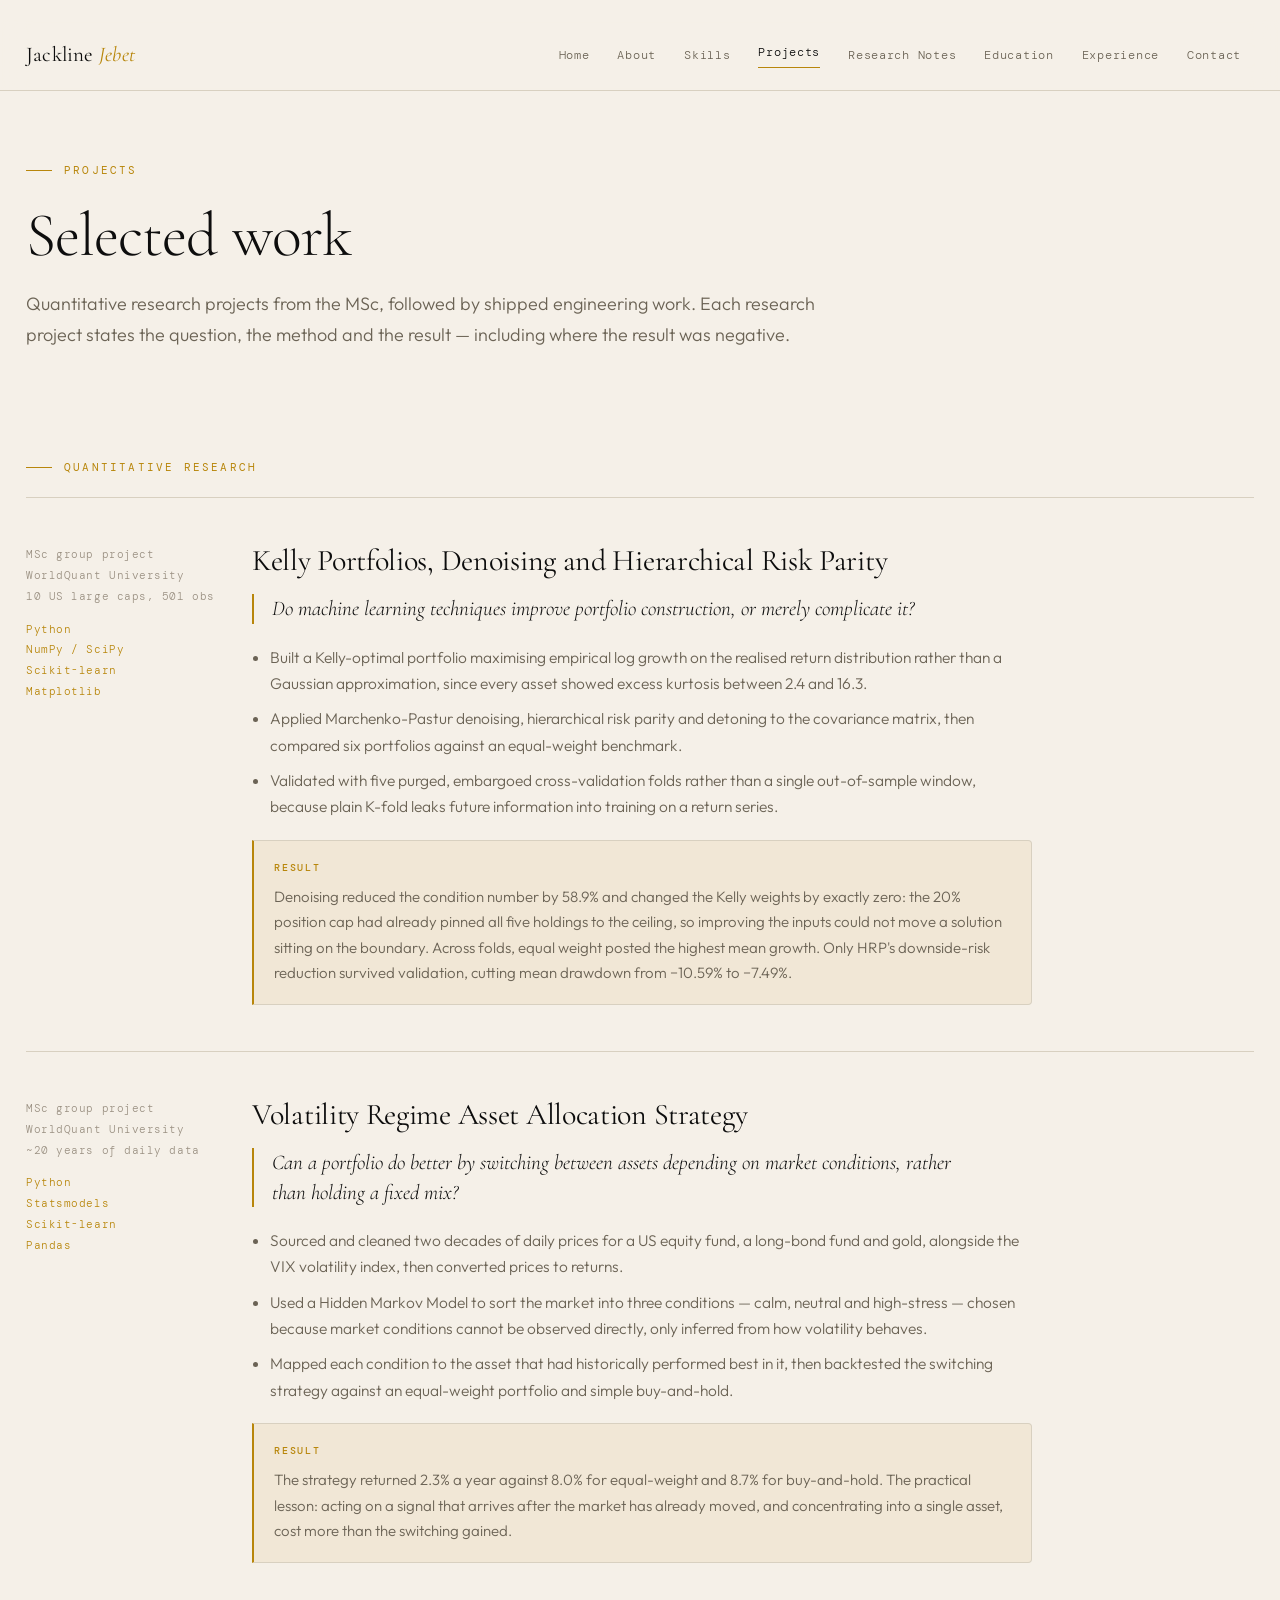
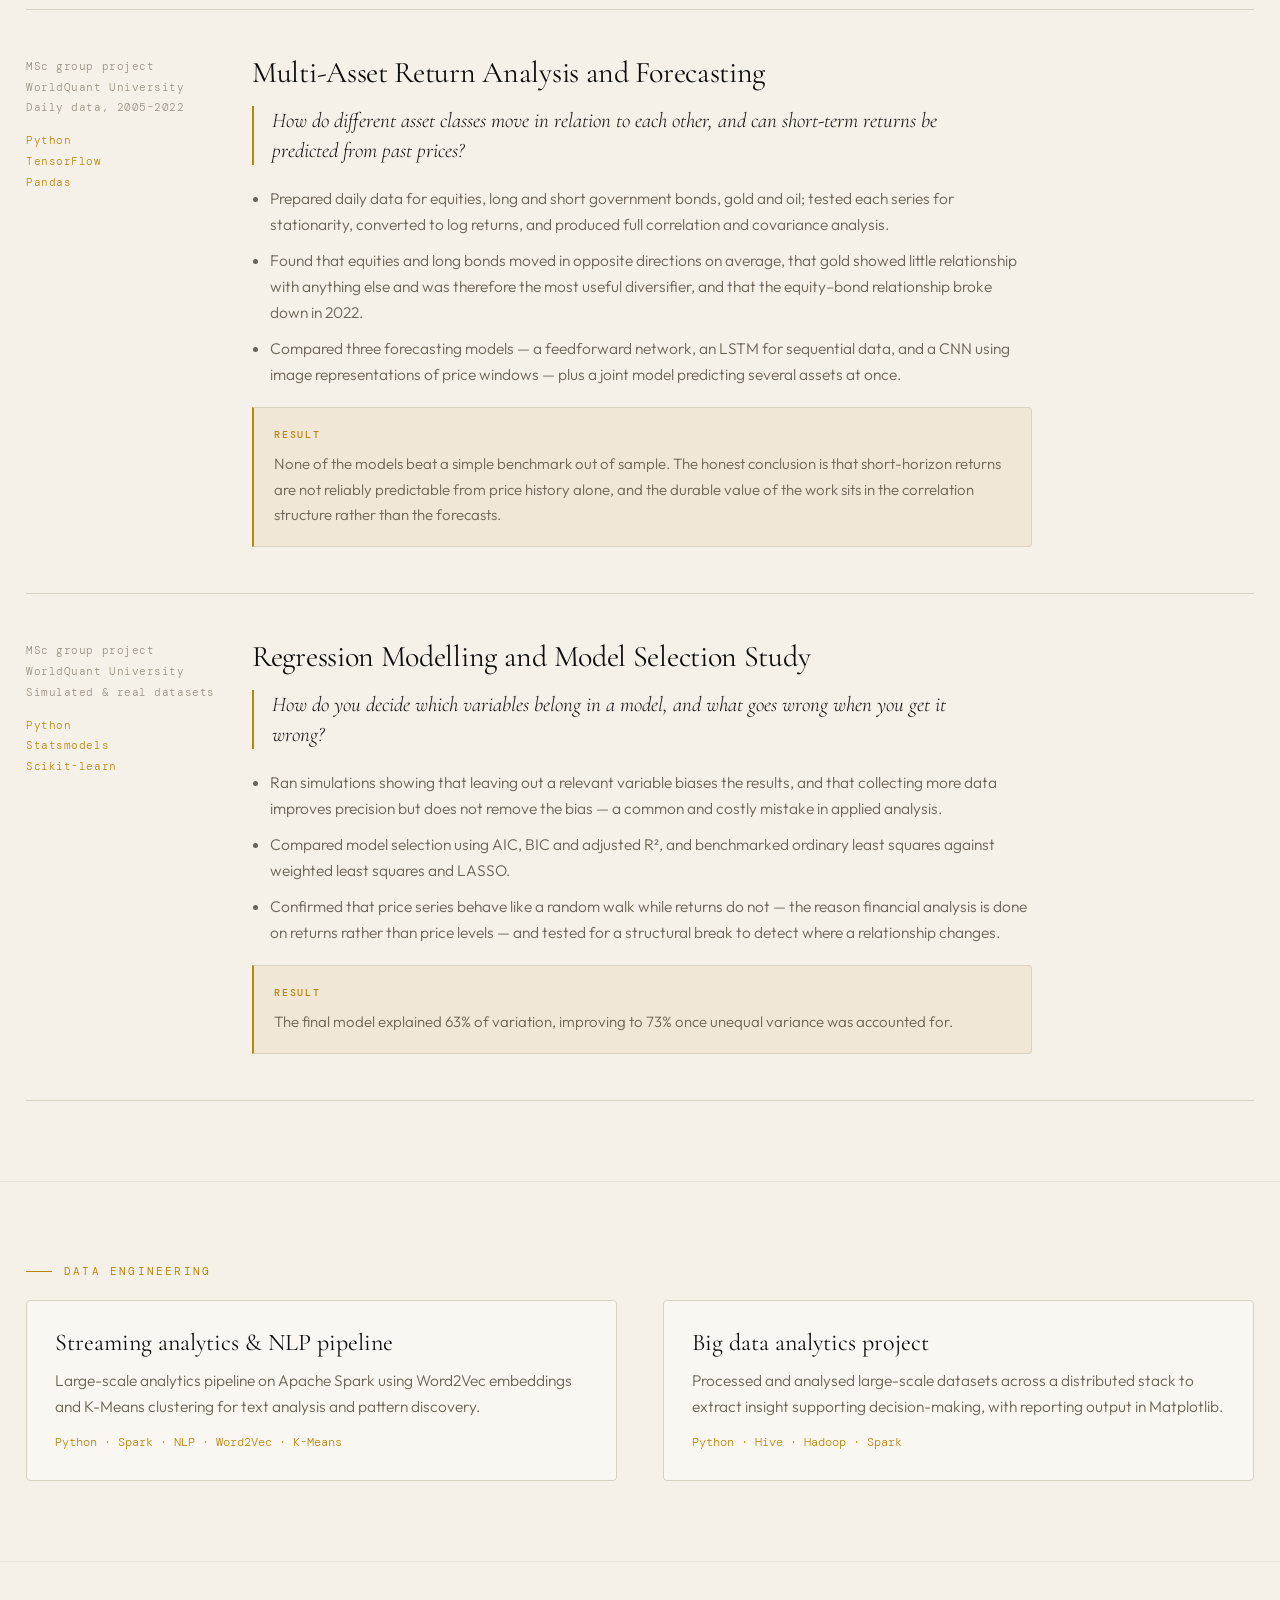
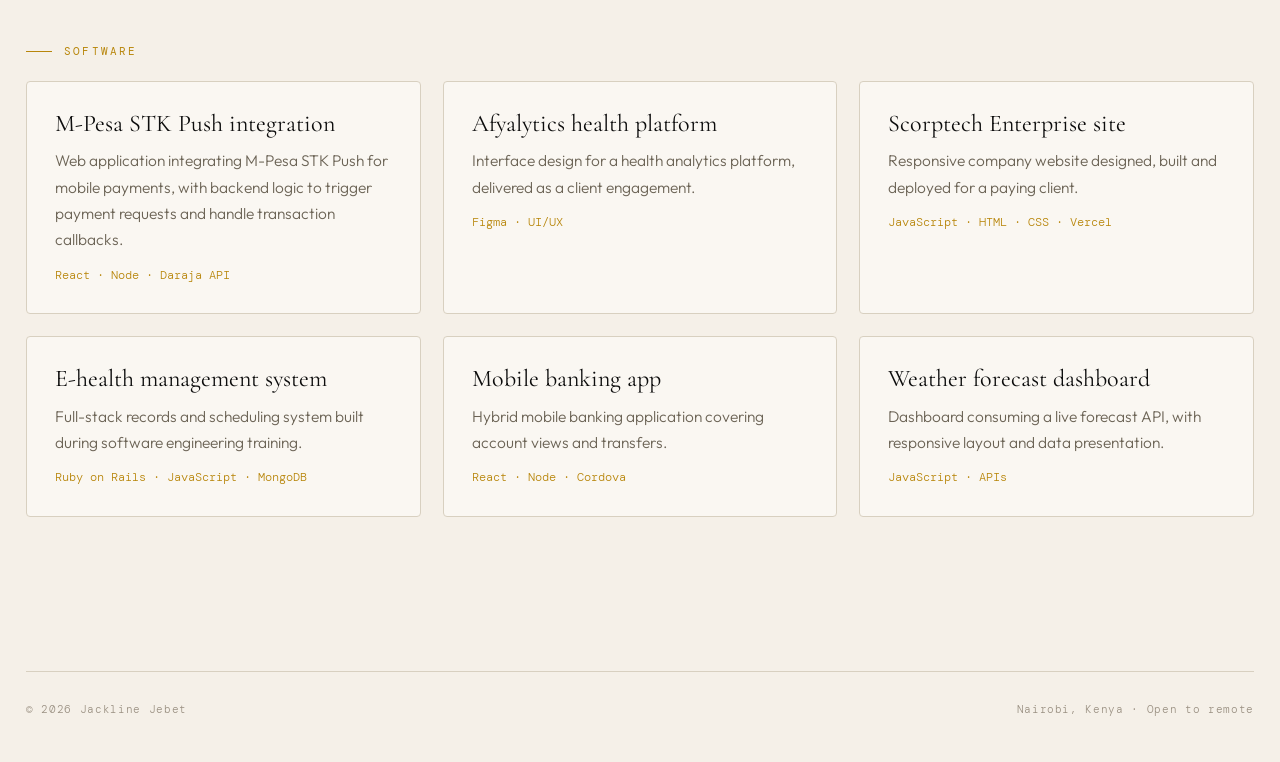
<file: projects.html>
<!DOCTYPE html>
<html lang="en">
<head>
<meta charset="utf-8">
<meta name="viewport" content="width=device-width, initial-scale=1.0">
<title>Projects — Jackline Jebet</title>
<meta name="description" content="Quantitative research on asset allocation, multi-asset forecasting and model selection, plus data engineering and software work.">
<link rel="preconnect" href="https://fonts.googleapis.com">
<link rel="preconnect" href="https://fonts.gstatic.com" crossorigin>
<link href="https://fonts.googleapis.com/css2?family=Cormorant+Garamond:ital,wght@0,300;0,400;0,600;1,300;1,400&family=DM+Mono:wght@300;400;500&family=Outfit:wght@300;400;500;600&display=swap" rel="stylesheet">
<link rel="stylesheet" href="assets/style.css">
</head>
<body>

<header class="nav">
  <div class="nav-in">
    <a class="brand" href="index.html">Jackline <em>Jebet</em></a>
    <button class="burger" aria-label="Open menu" aria-expanded="false">&#9776;</button>
    <nav>
      <ul class="nav-links">
        <li><a href="index.html">Home</a></li>
        <li><a href="about.html">About</a></li>
        <li><a href="skills.html">Skills</a></li>
        <li><a href="projects.html" aria-current="page">Projects</a></li>
        <li><a href="notes.html">Research Notes</a></li>
        <li><a href="education.html">Education</a></li>
        <li><a href="experience.html">Experience</a></li>
        <li><a href="contact.html">Contact</a></li>
      </ul>
    </nav>
  </div>
</header>

<section class="wrap page-head">
  <p class="eyebrow">Projects</p>
  <h1>Selected work</h1>
  <p class="lede">Quantitative research projects from the MSc, followed by shipped engineering work. Each research project states the question, the method and the result &mdash; including where the result was negative.</p>
</section>

<section class="wrap section">
  <p class="eyebrow">Quantitative research</p>

  <article class="project">
  <div class="project-meta">
    MSc group project<br>WorldQuant University<br>10 US large caps, 501 obs
    <span class="stack">Python<br>NumPy / SciPy<br>Scikit-learn<br>Matplotlib</span>
  </div>
  <div>
    <h3>Kelly Portfolios, Denoising and Hierarchical Risk Parity</h3>
    <p class="question">Do machine learning techniques improve portfolio construction, or merely complicate it?</p>
    <ul>
      <li>Built a Kelly-optimal portfolio maximising empirical log growth on the realised return distribution rather than a Gaussian approximation, since every asset showed excess kurtosis between 2.4 and 16.3.</li>
      <li>Applied Marchenko-Pastur denoising, hierarchical risk parity and detoning to the covariance matrix, then compared six portfolios against an equal-weight benchmark.</li>
      <li>Validated with five purged, embargoed cross-validation folds rather than a single out-of-sample window, because plain K-fold leaks future information into training on a return series.</li>
    </ul>
    <div class="result"><b>Result</b>
      Denoising reduced the condition number by 58.9% and changed the Kelly weights by exactly zero: the 20% position cap had already pinned all five holdings to the ceiling, so improving the inputs could not move a solution sitting on the boundary. Across folds, equal weight posted the highest mean growth. Only HRP's downside-risk reduction survived validation, cutting mean drawdown from &minus;10.59% to &minus;7.49%.
    </div>
  </div>
</article>

<article class="project">
  <div class="project-meta">
    MSc group project<br>WorldQuant University<br>~20 years of daily data
    <span class="stack">Python<br>Statsmodels<br>Scikit-learn<br>Pandas</span>
  </div>
  <div>
    <h3>Volatility Regime Asset Allocation Strategy</h3>
    <p class="question">Can a portfolio do better by switching between assets depending on market conditions, rather than holding a fixed mix?</p>
    <ul><li>Sourced and cleaned two decades of daily prices for a US equity fund, a long-bond fund and gold, alongside the VIX volatility index, then converted prices to returns.</li><li>Used a Hidden Markov Model to sort the market into three conditions &mdash; calm, neutral and high-stress &mdash; chosen because market conditions cannot be observed directly, only inferred from how volatility behaves.</li><li>Mapped each condition to the asset that had historically performed best in it, then backtested the switching strategy against an equal-weight portfolio and simple buy-and-hold.</li></ul>
    <div class="result"><b>Result</b>The strategy returned 2.3% a year against 8.0% for equal-weight and 8.7% for buy-and-hold. The practical lesson: acting on a signal that arrives after the market has already moved, and concentrating into a single asset, cost more than the switching gained.</div>
  </div>
</article>

<article class="project">
  <div class="project-meta">
    MSc group project<br>WorldQuant University<br>Daily data, 2005&ndash;2022
    <span class="stack">Python<br>TensorFlow<br>Pandas</span>
  </div>
  <div>
    <h3>Multi-Asset Return Analysis and Forecasting</h3>
    <p class="question">How do different asset classes move in relation to each other, and can short-term returns be predicted from past prices?</p>
    <ul><li>Prepared daily data for equities, long and short government bonds, gold and oil; tested each series for stationarity, converted to log returns, and produced full correlation and covariance analysis.</li><li>Found that equities and long bonds moved in opposite directions on average, that gold showed little relationship with anything else and was therefore the most useful diversifier, and that the equity&ndash;bond relationship broke down in 2022.</li><li>Compared three forecasting models &mdash; a feedforward network, an LSTM for sequential data, and a CNN using image representations of price windows &mdash; plus a joint model predicting several assets at once.</li></ul>
    <div class="result"><b>Result</b>None of the models beat a simple benchmark out of sample. The honest conclusion is that short-horizon returns are not reliably predictable from price history alone, and the durable value of the work sits in the correlation structure rather than the forecasts.</div>
  </div>
</article>

<article class="project">
  <div class="project-meta">
    MSc group project<br>WorldQuant University<br>Simulated &amp; real datasets
    <span class="stack">Python<br>Statsmodels<br>Scikit-learn</span>
  </div>
  <div>
    <h3>Regression Modelling and Model Selection Study</h3>
    <p class="question">How do you decide which variables belong in a model, and what goes wrong when you get it wrong?</p>
    <ul><li>Ran simulations showing that leaving out a relevant variable biases the results, and that collecting more data improves precision but does not remove the bias &mdash; a common and costly mistake in applied analysis.</li><li>Compared model selection using AIC, BIC and adjusted R&sup2;, and benchmarked ordinary least squares against weighted least squares and LASSO.</li><li>Confirmed that price series behave like a random walk while returns do not &mdash; the reason financial analysis is done on returns rather than price levels &mdash; and tested for a structural break to detect where a relationship changes.</li></ul>
    <div class="result"><b>Result</b>The final model explained 63% of variation, improving to 73% once unequal variance was accounted for.</div>
  </div>
</article>

</section>

<section class="wrap section">
  <p class="eyebrow">Data engineering</p>
  <div class="cols-2">
    <div class="card">
      <h3>Streaming analytics &amp; NLP pipeline</h3>
      <p>Large-scale analytics pipeline on Apache Spark using Word2Vec embeddings and K-Means clustering
      for text analysis and pattern discovery.</p>
      <p style="font-family:var(--font-mono);font-size:12px;color:var(--accent)">Python &middot; Spark &middot; NLP &middot; Word2Vec &middot; K-Means</p>
    </div>
    <div class="card">
      <h3>Big data analytics project</h3>
      <p>Processed and analysed large-scale datasets across a distributed stack to extract insight
      supporting decision-making, with reporting output in Matplotlib.</p>
      <p style="font-family:var(--font-mono);font-size:12px;color:var(--accent)">Python &middot; Hive &middot; Hadoop &middot; Spark</p>
    </div>
  </div>
</section>

<section class="wrap section">
  <p class="eyebrow">Software</p>
  <div class="cols-3">
    <div class="card">
      <h3>M-Pesa STK Push integration</h3>
      <p>Web application integrating M-Pesa STK Push for mobile payments, with backend logic to trigger
      payment requests and handle transaction callbacks.</p>
      <p style="font-family:var(--font-mono);font-size:12px;color:var(--accent)">React &middot; Node &middot; Daraja API</p>
    </div>
    <div class="card">
      <h3>Afyalytics health platform</h3>
      <p>Interface design for a health analytics platform, delivered as a client engagement.</p>
      <p style="font-family:var(--font-mono);font-size:12px;color:var(--accent)">Figma &middot; UI/UX</p>
    </div>
    <div class="card">
      <h3>Scorptech Enterprise site</h3>
      <p>Responsive company website designed, built and deployed for a paying client.</p>
      <p style="font-family:var(--font-mono);font-size:12px;color:var(--accent)">JavaScript &middot; HTML &middot; CSS &middot; Vercel</p>
    </div>
    <div class="card">
      <h3>E-health management system</h3>
      <p>Full-stack records and scheduling system built during software engineering training.</p>
      <p style="font-family:var(--font-mono);font-size:12px;color:var(--accent)">Ruby on Rails &middot; JavaScript &middot; MongoDB</p>
    </div>
    <div class="card">
      <h3>Mobile banking app</h3>
      <p>Hybrid mobile banking application covering account views and transfers.</p>
      <p style="font-family:var(--font-mono);font-size:12px;color:var(--accent)">React &middot; Node &middot; Cordova</p>
    </div>
    <div class="card">
      <h3>Weather forecast dashboard</h3>
      <p>Dashboard consuming a live forecast API, with responsive layout and data presentation.</p>
      <p style="font-family:var(--font-mono);font-size:12px;color:var(--accent)">JavaScript &middot; APIs</p>
    </div>
  </div>
</section>

<div class="wrap">
  <div class="foot">
    <span>&copy; 2026 Jackline Jebet</span>
    <span>Nairobi, Kenya &middot; Open to remote</span>
  </div>
</div>

<script src="assets/site.js"></script>
</body>
</html>
</file>
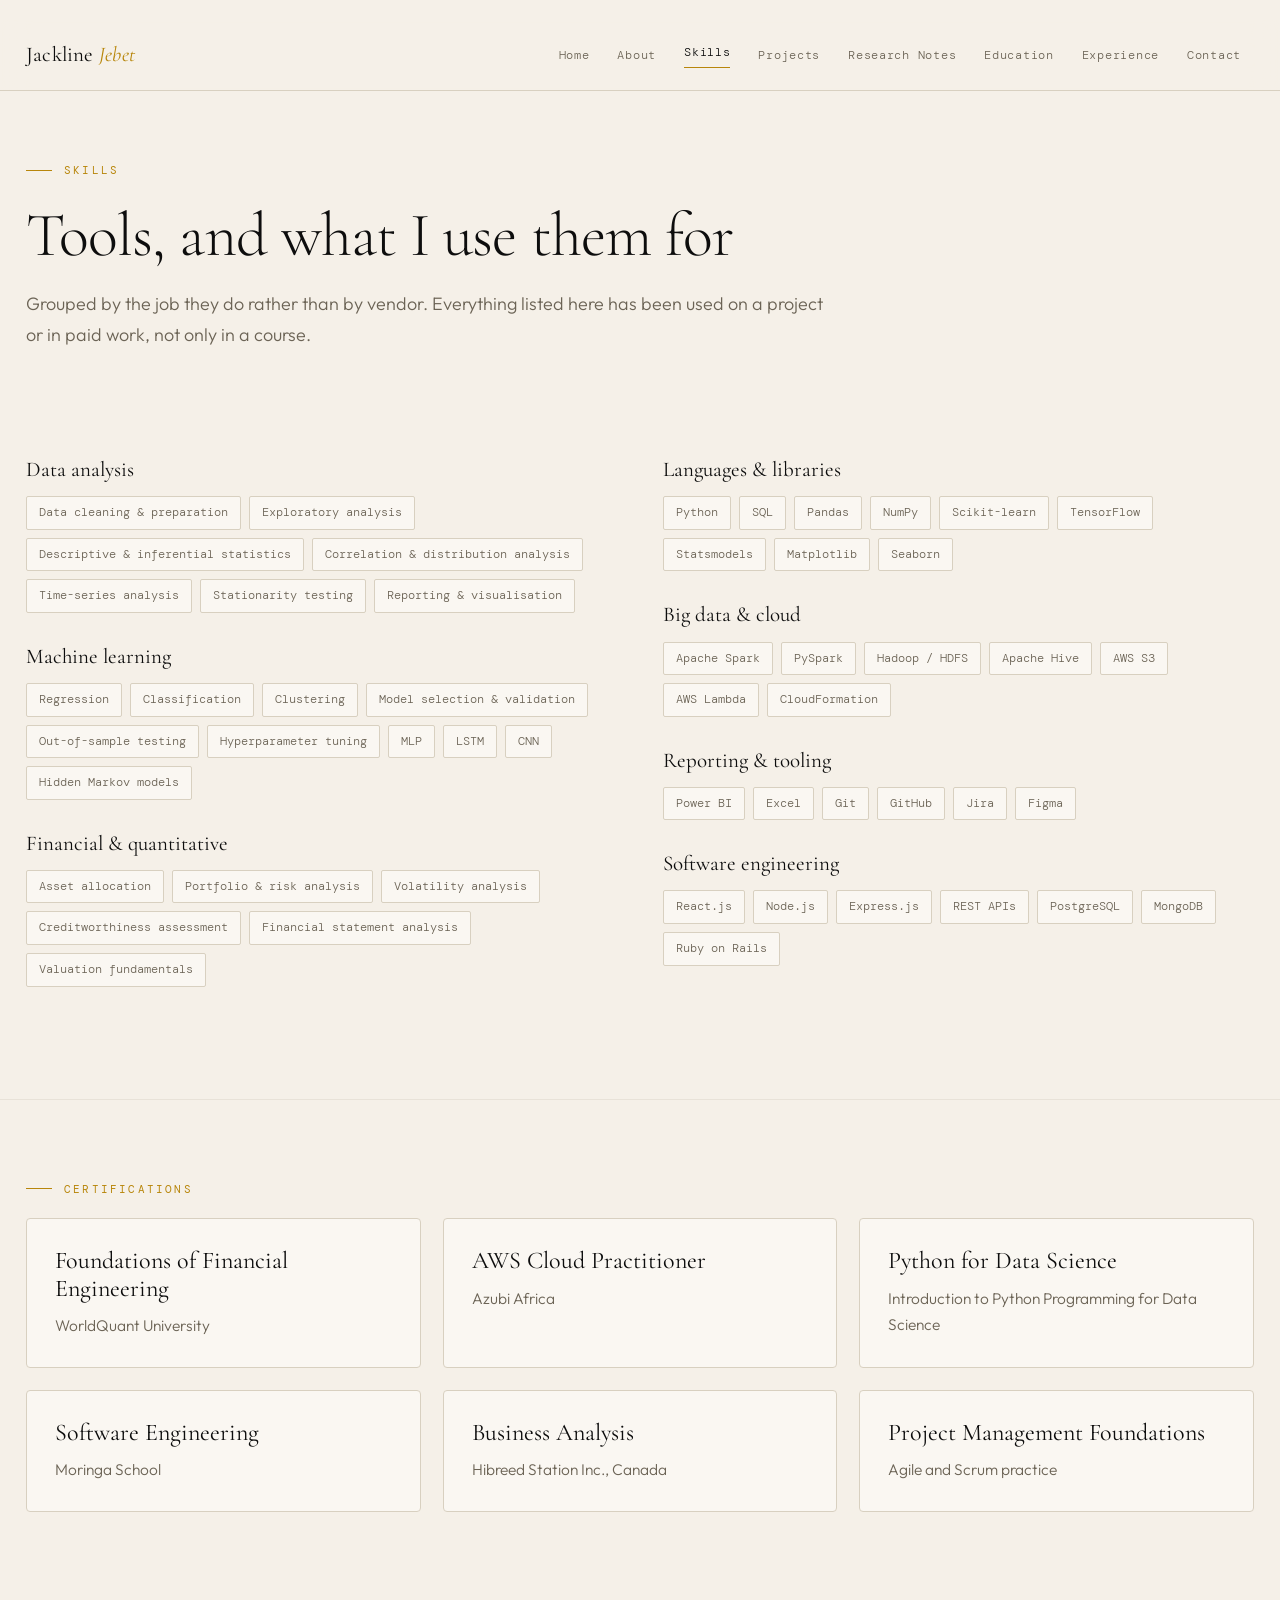
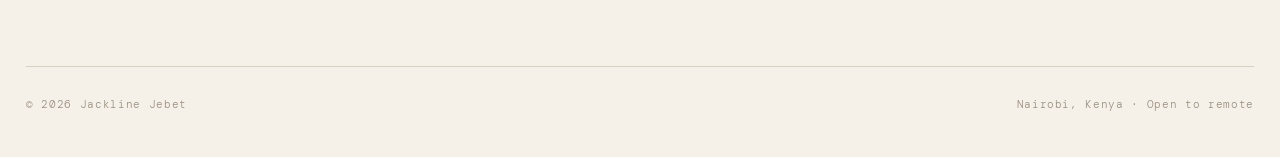
<file: skills.html>
<!DOCTYPE html>
<html lang="en">
<head>
<meta charset="utf-8">
<meta name="viewport" content="width=device-width, initial-scale=1.0">
<title>Skills — Jackline Jebet</title>
<meta name="description" content="Data analysis, machine learning, quantitative finance, big data and engineering skills.">
<link rel="preconnect" href="https://fonts.googleapis.com">
<link rel="preconnect" href="https://fonts.gstatic.com" crossorigin>
<link href="https://fonts.googleapis.com/css2?family=Cormorant+Garamond:ital,wght@0,300;0,400;0,600;1,300;1,400&family=DM+Mono:wght@300;400;500&family=Outfit:wght@300;400;500;600&display=swap" rel="stylesheet">
<link rel="stylesheet" href="assets/style.css">
</head>
<body>

<header class="nav">
  <div class="nav-in">
    <a class="brand" href="index.html">Jackline <em>Jebet</em></a>
    <button class="burger" aria-label="Open menu" aria-expanded="false">&#9776;</button>
    <nav>
      <ul class="nav-links">
        <li><a href="index.html">Home</a></li>
        <li><a href="about.html">About</a></li>
        <li><a href="skills.html" aria-current="page">Skills</a></li>
        <li><a href="projects.html">Projects</a></li>
        <li><a href="notes.html">Research Notes</a></li>
        <li><a href="education.html">Education</a></li>
        <li><a href="experience.html">Experience</a></li>
        <li><a href="contact.html">Contact</a></li>
      </ul>
    </nav>
  </div>
</header>

<section class="wrap page-head">
  <p class="eyebrow">Skills</p>
  <h1>Tools, and what I use them for</h1>
  <p class="lede">Grouped by the job they do rather than by vendor. Everything listed here has been used on a project or in paid work, not only in a course.</p>
</section>

<section class="wrap section">
  <div class="cols-2">
    <div>
      <div class="skill-group"><h3>Data analysis</h3><ul class="chips"><li>Data cleaning &amp; preparation</li><li>Exploratory analysis</li><li>Descriptive &amp; inferential statistics</li><li>Correlation &amp; distribution analysis</li><li>Time-series analysis</li><li>Stationarity testing</li><li>Reporting &amp; visualisation</li></ul></div>
      <div class="skill-group"><h3>Machine learning</h3><ul class="chips"><li>Regression</li><li>Classification</li><li>Clustering</li><li>Model selection &amp; validation</li><li>Out-of-sample testing</li><li>Hyperparameter tuning</li><li>MLP</li><li>LSTM</li><li>CNN</li><li>Hidden Markov models</li></ul></div>
      <div class="skill-group"><h3>Financial &amp; quantitative</h3><ul class="chips"><li>Asset allocation</li><li>Portfolio &amp; risk analysis</li><li>Volatility analysis</li><li>Creditworthiness assessment</li><li>Financial statement analysis</li><li>Valuation fundamentals</li></ul></div>
    </div>
    <div>
      <div class="skill-group"><h3>Languages &amp; libraries</h3><ul class="chips"><li>Python</li><li>SQL</li><li>Pandas</li><li>NumPy</li><li>Scikit-learn</li><li>TensorFlow</li><li>Statsmodels</li><li>Matplotlib</li><li>Seaborn</li></ul></div>
      <div class="skill-group"><h3>Big data &amp; cloud</h3><ul class="chips"><li>Apache Spark</li><li>PySpark</li><li>Hadoop / HDFS</li><li>Apache Hive</li><li>AWS S3</li><li>AWS Lambda</li><li>CloudFormation</li></ul></div>
      <div class="skill-group"><h3>Reporting &amp; tooling</h3><ul class="chips"><li>Power BI</li><li>Excel</li><li>Git</li><li>GitHub</li><li>Jira</li><li>Figma</li></ul></div>
      <div class="skill-group"><h3>Software engineering</h3><ul class="chips"><li>React.js</li><li>Node.js</li><li>Express.js</li><li>REST APIs</li><li>PostgreSQL</li><li>MongoDB</li><li>Ruby on Rails</li></ul></div>
    </div>
  </div>
</section>

<section class="wrap section">
  <p class="eyebrow">Certifications</p>
  <div class="cols-3">
    <div class="card"><h3>Foundations of Financial Engineering</h3><p>WorldQuant University</p></div>
    <div class="card"><h3>AWS Cloud Practitioner</h3><p>Azubi Africa</p></div>
    <div class="card"><h3>Python for Data Science</h3><p>Introduction to Python Programming for Data Science</p></div>
    <div class="card"><h3>Software Engineering</h3><p>Moringa School</p></div>
    <div class="card"><h3>Business Analysis</h3><p>Hibreed Station Inc., Canada</p></div>
    <div class="card"><h3>Project Management Foundations</h3><p>Agile and Scrum practice</p></div>
  </div>
</section>

<div class="wrap">
  <div class="foot">
    <span>&copy; 2026 Jackline Jebet</span>
    <span>Nairobi, Kenya &middot; Open to remote</span>
  </div>
</div>

<script src="assets/site.js"></script>
</body>
</html>
</file>
<file: assets/style.css>
/* ==========================================================================
   Jackline Jebet — portfolio
   ========================================================================== */

:root {
  --ink:          #0d0d0d;
  --paper:        #f5f0e8;
  --accent:       #b8860b;
  --accent-light: #d4a843;
  --accent-dim:   rgba(184, 134, 11, 0.08);
  --muted:        #6b6355;
  --muted-light:  #9a9082;
  --border:       #d8d0c0;
  --border-light: #e8e2d8;
  --card-bg:      #faf7f2;
  --card-hover:   #f2ede3;

  --font-serif: 'Cormorant Garamond', Georgia, serif;
  --font-mono:  'DM Mono', 'Courier New', monospace;
  --font-sans:  'Outfit', system-ui, sans-serif;

  --wrap: 1660px;
  --measure: 78ch;          /* caps line length inside the wide wrap */
  --radius-sm: 2px;
  --radius: 4px;
  --shadow-sm: 0 2px 12px rgba(13,13,13,.06);
  --shadow: 0 6px 30px rgba(13,13,13,.10);
  --transition: .25s ease;
}

* { box-sizing: border-box; }
html { scroll-behavior: smooth; }

body {
  margin: 0;
  background: var(--paper);
  color: var(--ink);
  font-family: var(--font-sans);
  font-weight: 300;
  font-size: 16.5px;
  line-height: 1.7;
  -webkit-font-smoothing: antialiased;
  padding-top: 20px;
}

.wrap {
  width: 100%;
  max-width: var(--wrap);
  margin: 0 auto;
  padding-left: 26px;
  padding-right: 26px;
  position: relative;
  z-index: 1;
}

a { color: inherit; }
img { max-width: 100%; display: block; }

/* ---------- type ---------- */

h1, h2, h3 {
  font-family: var(--font-serif);
  font-weight: 400;
  line-height: 1.15;
  margin: 0;
}

.eyebrow {
  font-family: var(--font-mono);
  font-size: 11px;
  font-weight: 400;
  letter-spacing: .2em;
  text-transform: uppercase;
  color: var(--accent);
  display: flex;
  align-items: center;
  gap: 12px;
  margin: 0 0 20px;
}
.eyebrow::before {
  content: "";
  width: 26px;
  height: 1px;
  background: var(--accent);
  flex: none;
}

.lede { color: var(--muted); font-size: 18px; max-width: 68ch; }

/* ---------- nav ---------- */

.nav {
  position: sticky;
  top: 0;
  z-index: 50;
  background: rgba(245, 240, 232, .92);
  backdrop-filter: blur(14px);
  border-bottom: 1px solid var(--border);
}
.nav-in {
  max-width: var(--wrap);
  margin: 0 auto;
  padding: 0 26px;
  height: 70px;
  display: flex;
  align-items: center;   /* was 'left' — not a valid value, so it fell back to stretch */
  justify-content: space-between;
}
.brand {
  font-family: var(--font-serif);
  font-size: 21px;
  font-weight: 400;
  letter-spacing: .01em;
  text-decoration: none;
  /* not flex: a flex container drops whitespace between children,
     which would close the gap between "Jackline" and "Jebet" */
}
.brand em { color: var(--accent); font-style: italic; }

.nav-links { display: flex; gap: 2px; list-style: none; margin: 0; padding: 0; align-items: center; }
.nav-links a {
  display: block;
  padding: 8px 13px;
  font-family: var(--font-mono);
  font-size: 12px;
  font-weight: 300;
  letter-spacing: .06em;
  color: var(--muted);
  text-decoration: none;
  border-radius: var(--radius-sm);
  transition: color var(--transition), background var(--transition);
}
.nav-links a:hover { color: var(--ink); background: var(--accent-dim); }
.nav-links a[aria-current="page"] { color: var(--ink); }
.nav-links a[aria-current="page"]::after {
  content: "";
  display: block;
  height: 1px;
  background: var(--accent);
  margin-top: 5px;
}

.burger {
  display: none;
  background: none;
  border: 1px solid var(--border);
  color: var(--ink);
  width: 40px; height: 36px;
  border-radius: var(--radius-sm);
  cursor: pointer;
  font-size: 15px;
}

/* ---------- hero ---------- */

.hero { position: relative; padding: 58px 0 78px; overflow: hidden; }

.hero-chart {
  position: absolute;
  right: -4%;
  bottom: 0;
  width: 78%;
  max-width: 900px;
  opacity: .5;
  pointer-events: none;
}
.hero-chart path.series {
  fill: none;
  stroke: var(--accent);
  stroke-width: 1.2;
  stroke-linecap: round;
  stroke-dasharray: 2400;
  stroke-dashoffset: 2400;
  animation: draw 3.4s cubic-bezier(.22,.61,.36,1) .35s forwards;
}
.hero-chart path.fill { fill: url(#fadeGrad); opacity: 0; animation: fadein 1.6s ease 2.1s forwards; }

@keyframes draw { to { stroke-dashoffset: 0; } }
@keyframes fadein { to { opacity: .45; } }

.hero-grid {
  display: grid;
  grid-template-columns: 1.35fr .85fr;
  gap: 54px;
  align-items: center;
}

.hero h1 {
  font-size: clamp(50px, 7.6vw, 88px);
  font-weight: 300;
  letter-spacing: -.015em;
  margin: 0 0 16px;
}
.hero h1 em { font-style: italic; color: var(--accent); font-weight: 300; }

.role {
  font-family: var(--font-mono);
  font-size: 12px;
  font-weight: 400;
  letter-spacing: .16em;
  text-transform: uppercase;
  color: var(--muted);
  margin: 0 0 22px;
}

.hero .lede { font-size: 19px; margin: 0 0 28px; }

.tags { display: flex; flex-wrap: wrap; gap: 8px; margin: 0 0 34px; padding: 0; list-style: none; }
.tags li {
  font-family: var(--font-mono);
  font-size: 11px;
  font-weight: 300;
  letter-spacing: .08em;
  padding: 6px 13px;
  border: 1px solid var(--border);
  border-radius: 100px;
  color: var(--muted);
  background: var(--card-bg);
}

.btns { display: flex; flex-wrap: wrap; gap: 12px; }
.btn {
  display: inline-block;
  padding: 13px 26px;
  border-radius: var(--radius-sm);
  font-family: var(--font-mono);
  font-size: 12px;
  font-weight: 400;
  letter-spacing: .1em;
  text-transform: uppercase;
  text-decoration: none;
  border: 1px solid var(--border);
  transition: all var(--transition);
}
.btn-solid { background: var(--accent); border-color: var(--accent); color: var(--paper); }
.btn-solid:hover { background: var(--accent-light); border-color: var(--accent-light); box-shadow: var(--shadow-sm); }
.btn-ghost { color: var(--ink); background: transparent; }
.btn-ghost:hover { border-color: var(--accent); color: var(--accent); background: var(--accent-dim); }

/* portrait */
.portrait-card { position: relative; }
.portrait {
  border: 1px solid var(--border);
  border-radius: var(--radius);
  overflow: hidden;
  background: var(--card-bg);
  aspect-ratio: 4 / 5;
  box-shadow: var(--shadow);
}
.portrait img { width: 100%; height: 100%; object-fit: cover; }
.portrait .placeholder {
  height: 100%;
  display: grid;
  place-items: center;
  font-family: var(--font-mono);
  font-size: 11px;
  color: var(--muted-light);
  text-align: center;
  padding: 20px;
}
.badge {
  position: absolute;
  left: -14px;
  bottom: 24px;
  background: var(--paper);
  border: 1px solid var(--border);
  border-radius: 100px;
  padding: 8px 16px;
  font-family: var(--font-mono);
  font-size: 10.5px;
  letter-spacing: .1em;
  text-transform: uppercase;
  display: flex;
  align-items: center;
  gap: 8px;
  box-shadow: var(--shadow-sm);
}
.dot { width: 6px; height: 6px; border-radius: 50%; background: var(--accent); flex: none; }

/* ---------- stats ---------- */

.stats {
  display: grid;
  grid-template-columns: repeat(3, 1fr);
  gap: 1px;
  background: var(--border);
  border: 1px solid var(--border);
  border-radius: var(--radius);
  overflow: hidden;
  margin-top: 66px;
}
.stat { background: var(--card-bg); padding: 30px 26px; transition: background var(--transition); }
.stat:hover { background: var(--card-hover); }
.stat b {
  display: block;
  font-family: var(--font-serif);
  font-size: 46px;
  font-weight: 300;
  letter-spacing: -.02em;
  line-height: 1;
  margin-bottom: 10px;
  color: var(--accent);
}
.stat span {
  font-family: var(--font-mono);
  font-size: 10.5px;
  font-weight: 300;
  letter-spacing: .14em;
  text-transform: uppercase;
  color: var(--muted);
}

/* ---------- sections ---------- */

.section { padding-top: 80px; padding-bottom: 80px; }
.section + .section { border-top: 1px solid var(--border-light); }

.page-head { padding-top: 70px; padding-bottom: 10px; }
.page-head h1 {
  font-size: clamp(40px, 6vw, 62px);
  font-weight: 300;
  letter-spacing: -.015em;
  margin-bottom: 18px;
}

.cols-2 { display: grid; grid-template-columns: 1fr 1fr; gap: 46px; }
.cols-3 { display: grid; grid-template-columns: repeat(3, 1fr); gap: 22px; }

.card {
  background: var(--card-bg);
  border: 1px solid var(--border);
  border-radius: var(--radius);
  padding: 28px;
  transition: background var(--transition), box-shadow var(--transition);
}
.card:hover { background: var(--card-hover); box-shadow: var(--shadow-sm); }
.card h3 { font-size: 24px; margin-bottom: 10px; }
.card p { color: var(--muted); margin: 0 0 12px; font-size: 15.5px; }
.card p:last-child { margin-bottom: 0; }

/* skills */
.skill-group { margin-bottom: 32px; }
.skill-group h3 { font-size: 21px; margin-bottom: 14px; }
.chips { display: flex; flex-wrap: wrap; gap: 8px; list-style: none; margin: 0; padding: 0; }
.chips li {
  font-family: var(--font-mono);
  font-size: 11.5px;
  font-weight: 300;
  padding: 6px 12px;
  border: 1px solid var(--border);
  border-radius: var(--radius-sm);
  background: var(--card-bg);
  color: var(--muted);
}

/* projects */
.project {
  border-top: 1px solid var(--border);
  padding: 46px 0;
  display: grid;
  grid-template-columns: 190px 1fr;
  gap: 36px;
}
.project:last-child { border-bottom: 1px solid var(--border); }
.project-meta {
  font-family: var(--font-mono);
  font-size: 11px;
  font-weight: 300;
  color: var(--muted-light);
  letter-spacing: .05em;
  line-height: 1.9;
}
.project-meta .stack { color: var(--accent); display: block; margin-top: 12px; }
.project h3 { font-size: 30px; letter-spacing: -.01em; margin-bottom: 16px; }
.project .question {
  border-left: 2px solid var(--accent);
  padding-left: 18px;
  margin: 0 0 20px;
  font-family: var(--font-serif);
  font-size: 21px;
  font-style: italic;
  font-weight: 300;
  line-height: 1.4;
  max-width: var(--measure);
}
.project ul { margin: 0 0 20px; padding-left: 18px; color: var(--muted); font-size: 15.5px; max-width: var(--measure); }
.project ul li { margin-bottom: 9px; }
.result {
  background: var(--accent-dim);
  border: 1px solid var(--border);
  border-left: 2px solid var(--accent);
  border-radius: 0 var(--radius) var(--radius) 0;
  padding: 18px 20px;
  font-size: 15px;
  color: var(--muted);
  max-width: var(--measure);
}
.result b {
  font-family: var(--font-mono);
  font-size: 10px;
  font-weight: 500;
  letter-spacing: .18em;
  text-transform: uppercase;
  color: var(--accent);
  display: block;
  margin-bottom: 8px;
}

/* timeline */
.tl { list-style: none; margin: 0; padding: 0; }
.tl > li {
  display: grid;
  grid-template-columns: 172px 1fr;
  gap: 32px;
  padding: 30px 0;
  border-top: 1px solid var(--border);
}
.tl > li:last-child { border-bottom: 1px solid var(--border); }
.tl .when {
  font-family: var(--font-mono);
  font-size: 11.5px;
  font-weight: 400;
  color: var(--accent);
  letter-spacing: .07em;
}
.tl .where {
  display: block;
  color: var(--muted-light);
  font-size: 11px;
  margin-top: 7px;
  letter-spacing: .05em;
}
.tl h3 { font-size: 25px; margin-bottom: 4px; }
.tl .org {
  font-family: var(--font-mono);
  font-size: 12px;
  letter-spacing: .06em;
  color: var(--muted);
  margin: 0 0 14px;
}
.tl ul { margin: 0; padding-left: 18px; color: var(--muted); font-size: 15.5px; max-width: var(--measure); }
.tl ul li { margin-bottom: 8px; }

/* contact */
.contact-list { list-style: none; margin: 0; padding: 0; max-width: 900px; }
.contact-list li {
  border-top: 1px solid var(--border);
  padding: 22px 0;
  display: flex;
  justify-content: space-between;
  gap: 20px;
  flex-wrap: wrap;
  color: var(--muted);
}
.contact-list li:last-child { border-bottom: 1px solid var(--border); }
.contact-list .label {
  font-family: var(--font-mono);
  font-size: 10.5px;
  letter-spacing: .16em;
  text-transform: uppercase;
  color: var(--muted-light);
}
.contact-list a { color: var(--ink); text-decoration: none; border-bottom: 1px solid var(--accent); }
.contact-list a:hover { color: var(--accent); }

/* ---------- footer ---------- */

.socials { display: flex; gap: 10px; flex-wrap: wrap; margin-top: 38px; }
.socials a {
  font-family: var(--font-mono);
  font-size: 11px;
  letter-spacing: .1em;
  text-transform: uppercase;
  padding: 10px 18px;
  border: 1px solid var(--border);
  border-radius: var(--radius-sm);
  text-decoration: none;
  color: var(--muted);
  background: var(--card-bg);
  transition: all var(--transition);
}
.socials a:hover { color: var(--accent); border-color: var(--accent); background: var(--accent-dim); }

.foot {
  border-top: 1px solid var(--border);
  margin-top: 74px;
  padding: 28px 0 44px;
  font-family: var(--font-mono);
  font-size: 11px;
  color: var(--muted-light);
  letter-spacing: .06em;
  display: flex;
  justify-content: space-between;
  gap: 14px;
  flex-wrap: wrap;
}

/* ---------- responsive ---------- */

@media (max-width: 1100px) {
  .section { padding-top: 62px; padding-bottom: 62px; }
  .page-head { padding-top: 54px; padding-bottom: 8px; }
  .cols-2 { gap: 34px; }
}

@media (max-width: 900px) {
  .nav-links {
    position: absolute;
    top: 70px; left: 0; right: 0;
    flex-direction: column;
    gap: 0;
    background: var(--paper);
    border-bottom: 1px solid var(--border);
    padding: 8px 18px 18px;
    display: none;
    box-shadow: var(--shadow-sm);
    align-items: stretch;
  }
  .nav-links.open { display: flex; }
  .nav-links a { padding: 12px 6px; font-size: 14px; }
  .nav-links a[aria-current="page"]::after { display: none; }
  .nav-links a[aria-current="page"] { color: var(--accent); }
  .burger { display: block; order: 3; margin-left: auto; }
  .burger:hover { background: var(--accent-dim); border-color: var(--accent); }

  .hero-grid { grid-template-columns: 1fr; gap: 42px; }
  .portrait-card { max-width: 320px; }
  .badge { left: 14px; }
  .hero-chart { width: 130%; right: -20%; opacity: .3; }
  .cols-2, .cols-3 { grid-template-columns: 1fr; gap: 22px; }
  .project { grid-template-columns: 1fr; gap: 18px; }
  .tl > li { grid-template-columns: 1fr; gap: 12px; }
  .stats { grid-template-columns: 1fr; }
  .stat b { font-size: 38px; }
}

/* ---------- small screens: tighten vertical rhythm ---------- */

@media (max-width: 640px) {
  body { font-size: 15.5px; line-height: 1.62; padding-top: 0; }
  .wrap { padding-left: 20px; padding-right: 20px; }
  .nav-in { padding: 0 20px; height: 62px; }
  .nav-links { top: 62px; }

  /* the main offender: section padding was 80px top and bottom at every width */
  .section { padding-top: 40px; padding-bottom: 40px; }
  .page-head { padding-top: 30px; padding-bottom: 6px; }
  .hero { padding: 34px 0 44px; }

  .page-head h1 { font-size: 34px; margin-bottom: 12px; }
  .hero h1 { font-size: 46px; }
  .lede { font-size: 16.5px; }
  .hero .lede { font-size: 16.5px; margin-bottom: 22px; }

  .eyebrow { margin-bottom: 14px; font-size: 10px; gap: 9px; }
  .eyebrow::before { width: 18px; }

  .cols-2, .cols-3 { gap: 16px; }
  .card { padding: 20px; }
  .card h3 { font-size: 21px; }
  .card p { font-size: 15px; }

  .stats { margin-top: 34px; }
  .stat { padding: 22px 20px; }
  .stat b { font-size: 34px; }

  .project { padding: 28px 0; gap: 12px; }
  .project h3 { font-size: 24px; }
  .project-meta { line-height: 1.7; }
  .project .question { font-size: 18px; padding-left: 14px; margin-bottom: 14px; }
  .project ul { padding-left: 16px; font-size: 15px; margin-bottom: 16px; }
  .result { padding: 14px 16px; font-size: 14px; }

  .tl > li { padding: 22px 0; gap: 8px; }
  .tl h3 { font-size: 22px; }
  .tl .org { margin-bottom: 10px; }
  .tl ul { padding-left: 16px; font-size: 15px; }

  .contact-list li { padding: 16px 0; gap: 6px; }

  .tags { gap: 6px; margin-bottom: 26px; }
  .btns { gap: 9px; }
  .btn { padding: 12px 20px; }

  .socials { margin-top: 26px; gap: 8px; }
  .foot { margin-top: 44px; padding: 22px 0 34px; }

  .skill-group { margin-bottom: 24px; }
  .skill-group h3 { font-size: 19px; margin-bottom: 10px; }
}

@media (max-width: 400px) {
  .section { padding-top: 32px; padding-bottom: 32px; }
  .page-head { padding-top: 24px; padding-bottom: 4px; }
  .hero h1 { font-size: 40px; }
  .page-head h1 { font-size: 30px; }
  .btns { flex-direction: column; align-items: stretch; }
  .btn { text-align: center; }
}

@media (prefers-reduced-motion: reduce) {
  * { animation: none !important; transition: none !important; }
  .hero-chart path.series { stroke-dashoffset: 0; }
  .hero-chart path.fill { opacity: .45; }
  html { scroll-behavior: auto; }
}

:focus-visible { outline: 2px solid var(--accent); outline-offset: 3px; }
</file>
